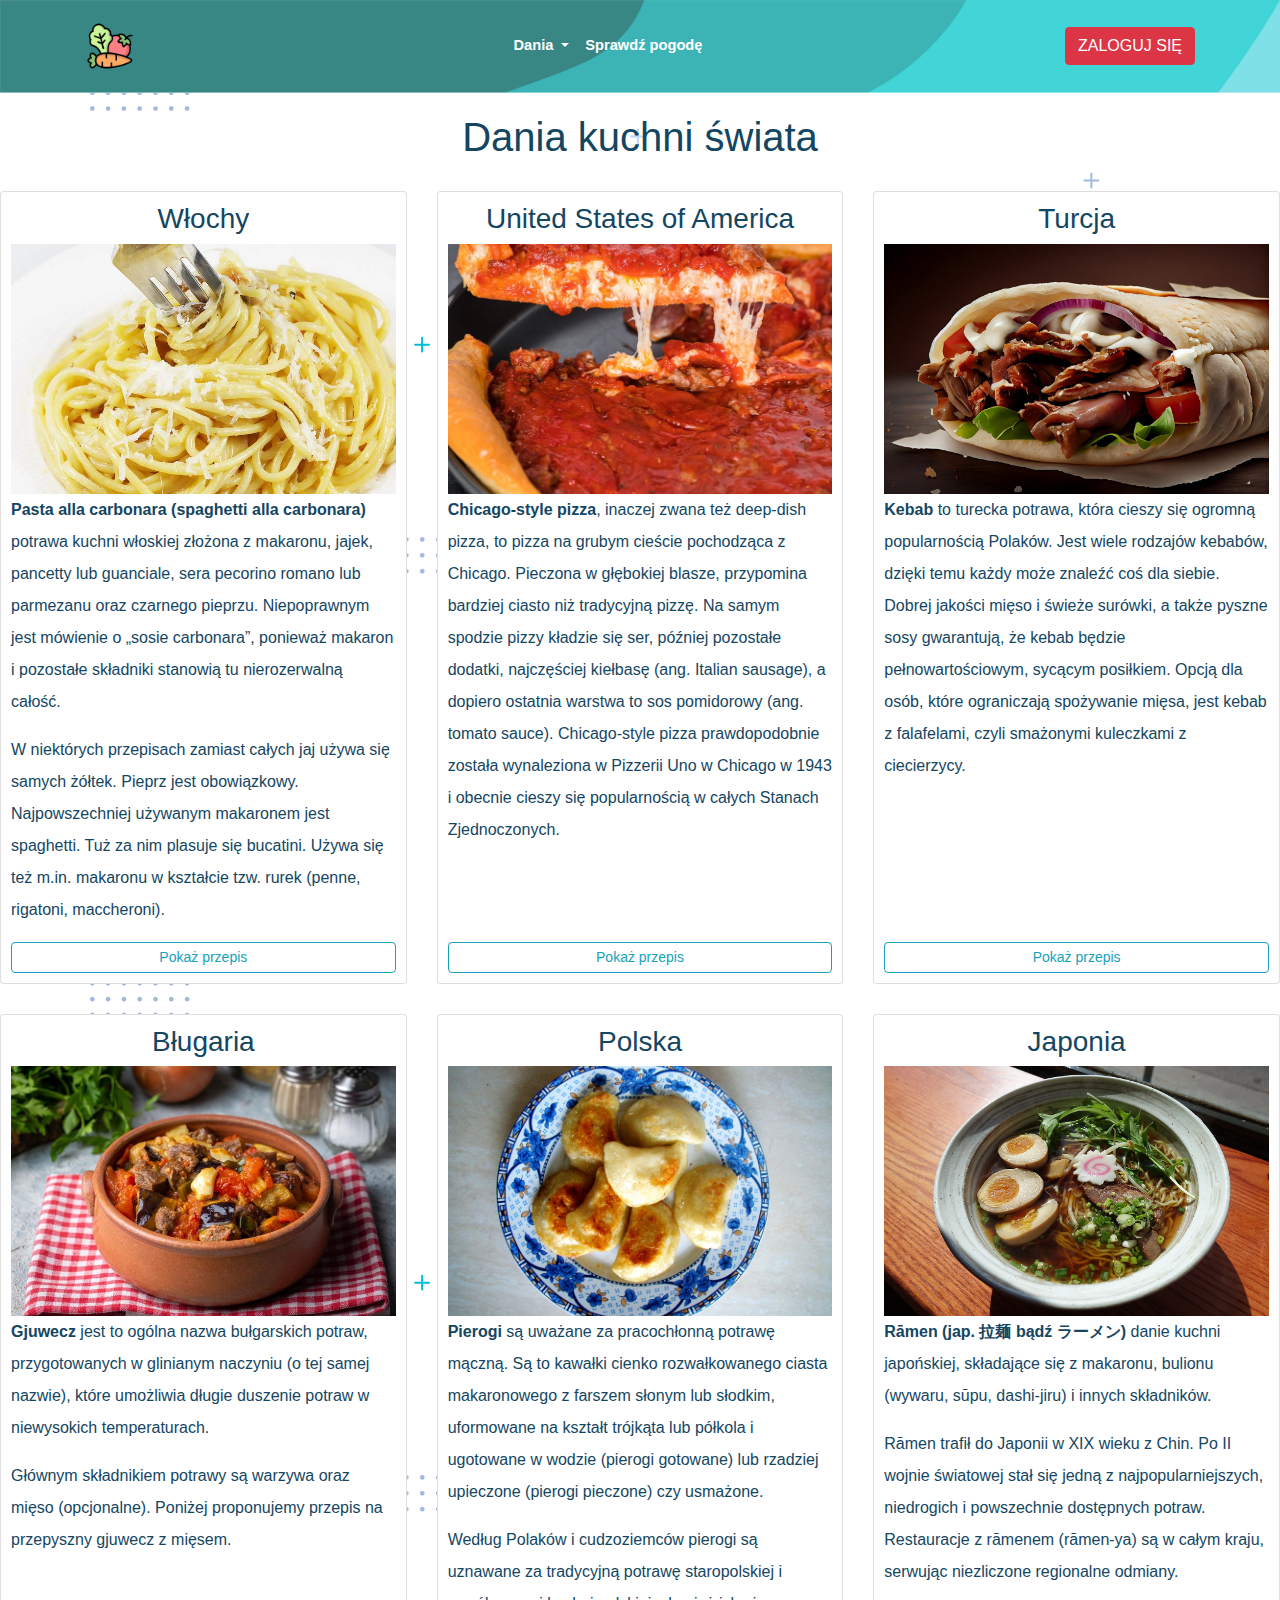
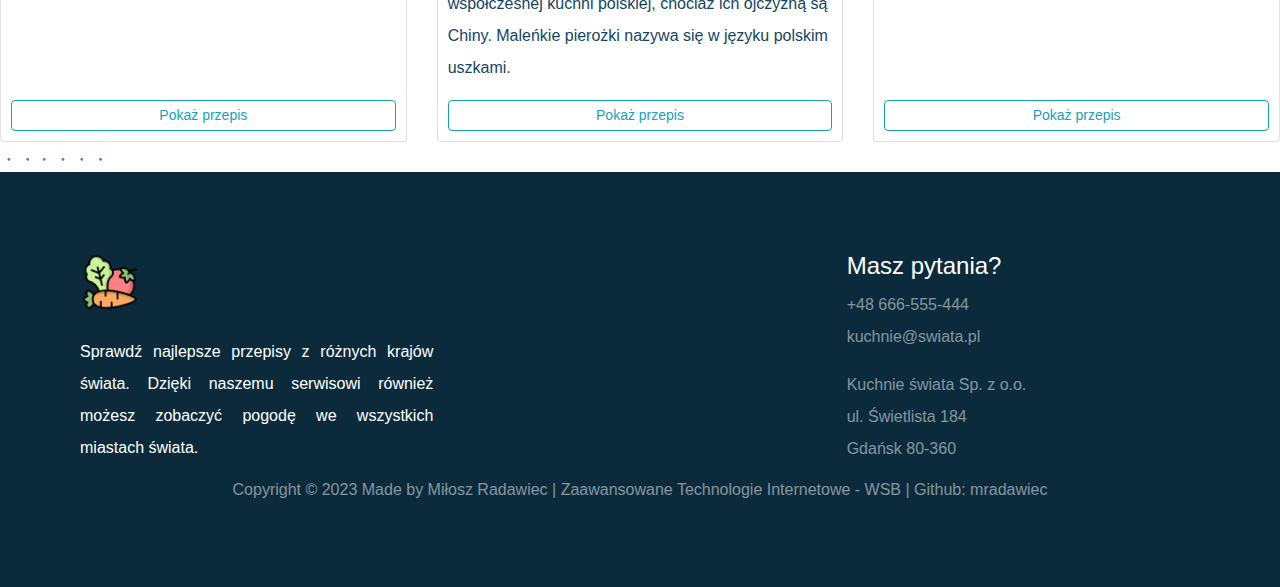
<file: index.html>
<!DOCTYPE html>
<html lang="pl">

<head>
    <meta charset="UTF-8">
    <meta http-equiv="X-UA-Compatible" content="IE=edge">
    <meta name="viewport" content="width=device-width, initial-scale=1.0">
    <link rel="preconnect" href="https://fonts.googleapis.com">
    <link rel="preconnect" href="https://fonts.gstatic.com" crossorigin>
    <link href="https://fonts.googleapis.com/css2?family=Roboto:wght@100&display=swap" rel="stylesheet">
    <title>Kuchnia marzeń</title>
    <link rel="manifest" href="manifest.json">
    <meta name="theme-color" content="#359b29">
    <link rel="stylesheet" href="style.css">
    <link rel="stylesheet" href="bootstrapp.min.css">
    <link rel="icon" type="image/x-icon" href="./img/ikona.ico">
    <link rel="preconnect" href="https://fonts.googleapis.com">
    <link rel="preconnect" href="https://fonts.gstatic.com" crossorigin>
    <link href="https://fonts.googleapis.com/css2?family=Roboto:wght@100&display=swap" rel="stylesheet">
    <script src="https://code.jquery.com/jquery-3.6.4.min.js"></script>
    <script src="https://code.jquery.com/jquery-3.6.0.min.js"></script>
    <script src="logowanie.js"></script>
    <script src="https://stackpath.bootstrapcdn.com/bootstrap/4.4.1/js/bootstrap.min.js"
        integrity="sha384-wfSDF2E50Y2D1uUdj0O3uMBJnjuUD4Ih7YwaYd1iqfktj0Uod8GCExl3Og8ifwB6"
        crossorigin="anonymous"></script>
    <script src="sw.js"></script>
</head>

<body>
    <div id="loggedInUser" style="display: none;"></div>

    <header>
        <nav class="navbar navbar-dark lighten-4  navbar-expand-lg">
            <div class="container position-relative">
                <a class="navbar-brand" href="./index.html"><img src="./img/diet.png" class="d-inline-block logo"
                        style="height:50px; width:50px" alt="logo"></a>
                <button class="navbar-toggler first-button collapsed" type="button" data-toggle="collapse"
                    data-target="#navbarSupportedContent20" aria-controls="navbarSupportedContent20"
                    aria-expanded="false" aria-label="Toggle navigation">
                    <div class="animated-icon1"><span></span><span></span><span></span></div>
                </button>
                <div class="navbar-collapse collapse" id="navbarSupportedContent20" style="">
                    <ul class="navbar-nav" style="margin:0 auto">
                        <li class="nav-item dropdown active">
                            <a class="nav-link dropdown-toggle font-weight-bold ml-auto" href="#" id="navbarDropdown1"
                                role="button" data-toggle="dropdown" aria-haspopup="true" aria-expanded="false">
                                Dania
                            </a>
                            <div class="dropdown-menu" aria-labelledby="navbarDropdown1">
                                <a class="dropdown-item" href="./index.html">Dania kuchni świata</a>
                                <div class="dropdown-divider"></div>
                            </div>
                        </li>
                        <li class="nav-item active">
                            <a class="nav-link ml-auto" href="../api/pogoda.html">Sprawdź pogodę</a>
                        </li>
                    </ul>
                    <div class="login">
                        <button type="button" id="loginButton" aria-expanded="false" aria-controls="collapseExample"
                            class="btn btn-danger" data-toggle="modal" data-target="#loginModal"> ZALOGUJ SIĘ <i
                                class="fas fa-level-down-alt"></i></button>
                        <a href="./index.html"><button id="hideLoggedInUserButton" class="btn btn-success"
                                aria-expanded="false" aria-controls="collapseExample"
                                style="display: none; float: right;">Wyloguj</button></a>
                    </div>
                </div>
                <div class="collapse modal-button-position" id="collapseExample">
                </div>
            </div>

        </nav>
    </header>
    <main>
        <section class="dishes" style="padding-top: 20px;">
            <h1 style="text-align: center; font-weight: lighter;">Dania kuchni świata</h1>
            <div class="container_1" style="max-width: 1440px;">
                <div class="row equal-height">
                    <div class="col-md-4">
                        <div class="card d-flex flex-column">
                            <h3>Włochy</h3>
                            <img src="./img/carbonara.jpg" alt="carbonara" class="img-fluid">
                            <p><b>Pasta alla carbonara (spaghetti alla carbonara)</b> potrawa kuchni włoskiej złożona z
                                makaronu, jajek, pancetty lub guanciale, sera pecorino romano lub parmezanu oraz
                                czarnego
                                pieprzu. Niepoprawnym jest mówienie o „sosie carbonara”,
                                ponieważ makaron i pozostałe składniki stanowią tu nierozerwalną całość.</p>
                            <p>W niektórych przepisach zamiast całych jaj używa się samych żółtek. Pieprz jest
                                obowiązkowy.
                                Najpowszechniej używanym makaronem jest spaghetti. Tuż za nim plasuje się bucatini.
                                Używa
                                się
                                też m.in. makaronu w kształcie tzw. rurek (penne, rigatoni, maccheroni).</p>
                            <button class="btn btn-outline-info rounded float-right btn-sm mt-auto" data-toggle="modal"
                                data-target="#myModal1">Pokaż
                                przepis</button>
                        </div>
                    </div>
                    <div class="col-md-4">
                        <div class="card d-flex flex-column">
                            <h3>United States of America</h3>
                            <img src="./img/pizza.jpg" alt="Chicago style pizza" class="img-fluid">
                            <p><b>Chicago-style pizza</b>, inaczej zwana też deep-dish pizza, to pizza na grubym cieście
                                pochodząca z Chicago. Pieczona w głębokiej blasze, przypomina bardziej ciasto niż
                                tradycyjną
                                pizzę. Na samym spodzie pizzy kładzie się ser, później
                                pozostałe dodatki, najczęściej kiełbasę (ang. Italian sausage), a dopiero ostatnia
                                warstwa
                                to
                                sos pomidorowy (ang. tomato sauce). Chicago-style pizza prawdopodobnie została
                                wynaleziona w
                                Pizzerii Uno w Chicago w 1943 i obecnie
                                cieszy się popularnością w całych Stanach Zjednoczonych.</p>
                            <button class="btn btn-outline-info rounded float-right btn-sm mt-auto" data-toggle="modal"
                                data-target="#myModal2">Pokaż
                                przepis</button>
                        </div>
                    </div>
                    <div class="col-md-4">
                        <div class="card d-flex flex-column">
                            <h3>Turcja</h3>
                            <img src="./img/kebab.jpg " alt="Kebab pita" class="img-fluid">
                            <p><b>Kebab</b> to turecka potrawa, która cieszy się ogromną popularnością
                                Polaków.
                                Jest wiele rodzajów kebabów, dzięki temu każdy może znaleźć coś dla siebie. Dobrej
                                jakości
                                mięso
                                i świeże surówki, a także pyszne sosy
                                gwarantują, że kebab będzie pełnowartościowym, sycącym posiłkiem. Opcją dla osób, które
                                ograniczają spożywanie mięsa, jest kebab z falafelami, czyli smażonymi kuleczkami z
                                ciecierzycy.
                            </p>
                            <button class="btn btn-outline-info rounded float-right btn-sm mt-auto" data-toggle="modal"
                                data-target="#myModal3">Pokaż
                                przepis</button>
                        </div>
                    </div>
                </div>
            </div>
        </section>
        <section class="dishes">
            <div class="container_1" style="max-width: 1440px;">
                <div class="row equal-height">
                    <div class="col-md-4">
                        <div class="card d-flex flex-column">
                            <h3>Bługaria</h3>
                            <img src="./img/gjuwecz.jpg" alt="Gjuwecz" class="img-fluid">
                            <p>
                                <b>Gjuwecz</b> jest to ogólna nazwa bułgarskich potraw, przygotowanych w glinianym
                                naczyniu
                                (o tej samej nazwie), które umożliwia długie duszenie potraw w niewysokich
                                temperaturach.
                            </p>
                            <p>Głównym składnikiem potrawy są warzywa oraz mięso (opcjonalne). Poniżej proponujemy
                                przepis
                                na przepyszny gjuwecz z mięsem.</p>
                            <button class="btn btn-outline-info rounded float-right btn-sm mt-auto" data-toggle="modal"
                                data-target="#myModal4">Pokaż
                                przepis</button>
                        </div>
                    </div>
                    <div class="col-md-4">
                        <div class="card d-flex flex-column">
                            <h3>Polska</h3>
                            <img src="./img/pierogi.jpeg" alt="Pierogi" class="img-fluid">
                            <p>
                                <b>Pierogi</b> są uważane za pracochłonną potrawę mączną. Są to kawałki cienko
                                rozwałkowanego ciasta makaronowego z farszem słonym lub słodkim, uformowane na kształt
                                trójkąta lub półkola i ugotowane w wodzie (pierogi gotowane) lub rzadziej upieczone
                                (pierogi pieczone) czy usmażone.
                            </p>
                            <p>Według Polaków i cudzoziemców pierogi są uznawane za tradycyjną potrawę staropolskiej i
                                współczesnej kuchni polskiej, chociaż ich ojczyzną są Chiny. Maleńkie pierożki nazywa
                                się w języku polskim uszkami.</p>
                            <button class="btn btn-outline-info rounded float-right btn-sm mt-auto" data-toggle="modal"
                                data-target="#myModal5">Pokaż
                                przepis</button>
                        </div>
                    </div>
                    <div class="col-md-4">
                        <div class="card d-flex flex-column">
                            <h3>Japonia</h3>
                            <img src="./img/ramen.jpg" alt="Ramen" class="img-fluid">
                            <p><b>Rāmen (jap. 拉麺 bądź ラーメン)</b> danie kuchni japońskiej, składające się z makaronu,
                                bulionu (wywaru, sūpu, dashi-jiru) i innych składników.</p>
                            <p>Rāmen trafił do Japonii w XIX wieku z Chin. Po II wojnie światowej stał się jedną z
                                najpopularniejszych, niedrogich i powszechnie dostępnych potraw. Restauracje z rāmenem
                                (rāmen-ya) są w całym kraju, serwując niezliczone regionalne odmiany.</p>
                            <button class="btn btn-outline-info rounded float-right btn-sm mt-auto" data-toggle="modal"
                                data-target="#myModal6">Pokaż
                                przepis</button>
                        </div>
                    </div>
                </div>
            </div>
        </section>
        <div class="modal fade" id="myModal1" tabindex="-1" role="dialog" aria-labelledby="modalLabel1"
            aria-hidden="true">
            <div class="modal-dialog" role="document">
                <div class="modal-content">
                    <div class="modal-header">
                        <h5 class="modal-title" id="modalLabel1">Składniki i przepis</h5>
                        <button type="button" class="close" data-dismiss="modal" aria-label="Zamknij">
                            <span aria-hidden="true">&times;</span>
                        </button>
                    </div>
                    <div class="modal-body">
                        <p><b>Składniki na ok. 3 porcje:</b></p>
                        <ul>
                            <li>200 g makaronu spaghetti</li>
                            <li>100 g boczku</li>
                            <li>2 jajka</li>
                            <li>100 g słodkiej, płynnej śmietanki 30%</li>
                            <li>30 g startego sera Pecorino (Parmezanu lub Grana Padano) + trochę do posypania</li>
                            <li>sól, czarny pieprz świeżo zmielony</li>
                            <li>posiekana natka pietruszki (opcjonalnie)</li>
                        </ul>
                        <p><b>Sposób przygotowania:</b></p>
                        <ol type="1">
                            <li>Makaron ugotować w osolonej wodzie, według przepisu na opakowaniu. Odcedzić. Nie
                                przelewać
                                wodą!</li>
                            <li>Boczek pokroić w drobną kostkę. Podsmażyć na patelni na niskiej mocy palnika, aż się
                                lekko
                                zarumieni. (Jeśli boczek jest bardzo chudy, dodać łyżkę oleju).</li>
                            <li>Śmietankę, jajka, ser, szczyptę soli i dość dużą ilość pieprzu przełożyć do miski
                                (najlepiej
                                wysokiej i wąskiej) i zmiksować blenderem.</li>
                            <li>Ugotowany makaron dodać do gorącego boczku. Przesmażyć, mieszając przez ok. 1 minutę.
                                Patelnię ściągnąć z palnika, dodać masę jajeczną i wymieszać. Można dodać też posiekaną
                                natkę pietruszki. Mieszać przez chwilę, aż wszystkie składniki dobrze się połączą, a sos
                                lekko zgęstnieje. (Lepiej nie mieszać na palniku, żeby nie zrobiła się jajecznica!).
                            </li>
                            <li>Wyłożyć na talerze i posypać resztą startego sera.</li>
                        </ol>
                    </div>
                    <div class="modal-footer">
                        <button type="button" class="btn btn-secondary" data-dismiss="modal">Zamknij</button>
                    </div>
                </div>
            </div>
        </div>


        <div class="modal fade" id="myModal2" tabindex="-1" role="dialog" aria-labelledby="modalLabel2"
            aria-hidden="true">
            <div class="modal-dialog" role="document">
                <div class="modal-content">
                    <div class="modal-header">
                        <h5 class="modal-title" id="modalLabel2">Składniki i przepis</h5>
                        <button type="button" class="close" data-dismiss="modal" aria-label="Zamknij">
                            <span aria-hidden="true">&times;</span>
                        </button>
                    </div>
                    <div class="modal-body">
                        <p><b>Składniki na 1 pizzę</b></p>
                        <ul>
                            <li>500 G POMIDORÓW PELATI</li>
                            <li>1 CEBULA</li>
                            <li>2 ZĄBKI CZOSNKU</li>
                            <li>2 ŁYŻKI OLEJU ROŚLINNEGO</li>
                            <li>1 ŁYŻECZKA SUSZONEGO OREGANO</li>
                            <li>1 ŁYŻECZKA SUSZONEJ BAZYLII</li>
                            <li>150 G SERA MOZZARELLA W PLASTRACH</li>
                            <li>150 G TARTEGO SERA MOZZARELLA</li>
                            <li>1 CZUBATA ŁYŻKA PARMEZANU</li>
                            <li>3-5 PIECZAREK</li>
                            <li>4-6 PLASTRÓW GOTOWANEJ SZYNKI</li>
                            <li>6-8 CZARNYCH OLIWEK</li>
                            <li>2 MIĘSISTE POMIDORY LUB 150 G POMIDORKÓW KOKTAJLOWYCH</li>
                            <li>ORAZ TORTOWNICA LUB OKRĄGŁA FORMA DO CIASTA O WYSOKICH ŚCIANKACH</li>
                        </ul>
                        <p><b>Sposób przygotowania</b></p>
                        <ol type="1">
                            <li>Porcję ciasta rozwałkować i wylepić nim posmarowaną olejem tortownicę tak, aby powstały
                                wysokie ścianki.</li>
                            <li>Przygotować sos: Cebulę i czosnek drobno posiekać, zeszklić na oleju.</li>
                            <li>Do cebuli dodać pomidory, przyprawić oregano i bazylią, solą i pieprzem. Doprowadzić do
                                wrzenia, a następnie gotować jeszcze 10 minut.</li>
                            <li>Pieczarki i oliwki pokroić na plasterki, szynkę na kawałki, pomidory na dość grube
                                plastry. Jeśli używacie pomidorków koktajlowych to przekroić każdy na pół.</li>
                            <li>Na dnie ciasta położyć mozzarellę pokrojoną na plastry. </li>
                            <li>Na serze ułożyć pieczarki, szynkę i oliwki. Posypać tartym serem. Na wierzchu ułożyć
                                plastry pomidorów.</li>
                            <li>Całość zalać sosem pomidorowym.</li>
                            <li>Wstawić do piekarnika nagrzanego do 220°C z włączonym grzaniem góra-dół i piec 25 minut
                                na dolnej półce.</li>
                            <li>Gotową pizzę posypać parmezanem i podawać od razu, póki ser jest półpłynny. </li>
                        </ol>
                    </div>
                    <div class="modal-footer">
                        <button type="button" class="btn btn-secondary" data-dismiss="modal">Zamknij</button>
                    </div>
                </div>
            </div>
        </div>

        <div class="modal fade" id="myModal3" tabindex="-1" role="dialog" aria-labelledby="modalLabel3"
            aria-hidden="true">
            <div class="modal-dialog" role="document">
                <div class="modal-content">
                    <div class="modal-header">
                        <h5 class="modal-title" id="modalLabel3">Składniki i przepis</h5>
                        <button type="button" class="close" data-dismiss="modal" aria-label="Zamknij">
                            <span aria-hidden="true">&times;</span>
                        </button>
                    </div>
                    <div class="modal-body">
                        <p><b>Składniki na 4 kebaby</b></p>
                        <ul>
                            <li>3 piersi z kurczaka</li>
                            <li>1 opakowanie Fix Kebab</li>
                            <li>2 łyżki jogurtu naturalnego</li>
                            <li>1 szklanka białej kapusty poszatkowanej</li>
                            <li>1 szklanka czerwonej kapusty poszatkowanej</li>
                            <li>1 sztuka cebuli białej</li>
                            <li>1 pomidor</li>
                            <li>4 sztuki placka tortilli</li>
                            <li>1 łyżeczka chilli mielonego</li>
                            <li>50 ml oleju</li>
                            <li>4 łyżki ketchupu</li>
                            <li>2 łyżki majonezu</li>
                        </ul>
                        <p><b>Sposób przygotowania</b></p>
                        <ol type="1">
                            <li>Zawartość Fix Kebab z sosem czosnkowym Knorr wymieszaj z ketchupem, majonezem i
                                jogurtem. Jeśli chcesz, aby kebab był zdecydowanie ostrzejszy – dodaj również chilli.
                            </li>
                            <li>Zawartość fixu z opakowania (marynata) wymieszaj z 3 łyżkami oliwy. Piersi z kurczaka
                                opłucz, osusz i pokrój w cienkie paski. Tak przygotowane mięso wymieszaj z gotową
                                marynatą i odstaw na 15 minut do lodówki.</li>
                            <li>Na rozgrzanej patelni usmaż zamarynowane mięso kurczaka. Pomidory umyj, pozbądź się
                                szypułek i pokrój w półksiężyce. Cebulę obierz i pokrój w piórka. W dużej misce
                                spożywczej połącz oba rodzaje poszatkowanej kapusty i pokrojoną cebulę, a następnie
                                dodaj przygotowany wcześniej sos i wymieszaj ręką dokładnie wszystkie składniki.</li>
                            <li>Na stole, kuchennym blacie lub stolnicy rozłóż placki tortilli – na każdy z nich wyłóż
                                wymieszaną z sosem kapustę, usmażonego kurczaka oraz pokrojonego w półksiężyce pomidora.
                                Całość zroluj dość mocno, podwijając do środka boki tortilli, aby farsz nie wydostawał
                                się na zewnątrz.</li>
                            <li>Tak przygotowane kebaby ułóż na wyłożonej pergaminem blasze i zapiecz w rozgrzanym do
                                180°C piekarniku przez 5-8 minut. Jeszcze lepszy efekt uzyskasz, zapiekając kebaby na
                                elektrycznym grillu, jeśli taki posiadasz.</li>
                        </ol>
                    </div>
                    <div class="modal-footer">
                        <button type="button" class="btn btn-secondary" data-dismiss="modal">Zamknij</button>
                    </div>
                </div>
            </div>
        </div>

        <div class="modal fade" id="myModal4" tabindex="-1" role="dialog" aria-labelledby="modalLabel5"
            aria-hidden="true">
            <div class="modal-dialog" role="document">
                <div class="modal-content">
                    <div class="modal-header">
                        <h5 class="modal-title" id="modalLabel4">Składniki i przepis</h5>
                        <button type="button" class="close" data-dismiss="modal" aria-label="Zamknij">
                            <span aria-hidden="true">&times;</span>
                        </button>
                    </div>
                    <div class="modal-body">
                        <p><b>Składniki na 4 porcje</b></p>
                        <ul>
                            <li>500 G MIĘSA Z ŁOPATKI WIEPRZOWEJ</li>
                            <li>1 CEBULA</li>
                            <li>300 G POMIDORÓW (LUB PUSZKA POMIDORÓW)</li>
                            <li>300 G ZIELONEJ PAPRYKI</li>
                            <li>1 BAKŁAŻAN</li>
                            <li>3-4 ZIEMNIAKI</li>
                            <li>2 GARŚCIE FASOLI SZPARAGOWEJ</li>
                            <li>1 SZKLANKA BULIONU WARZYWNEGO</li>
                            <li>OLEJ DO SMAŻENIA</li>
                            <li>2 ŁYŻKI NATKI PIETRUSZKI
                            </li>
                            <li>PIEPRZ, SŁODKA LUB OSTRA PAPRYKA</li>
                        </ul>
                        <p><b>Sposób przygotowania</b></p>
                        <ol type="1">
                            <li>Mięso pokrój w kostkę i podsmaż na rozgrzanym oleju, a następnie wyjmij.</li>
                            <li>Cebulę pokrój, zeszklij na oleju. Pomidory sparz, obierz ze skórki, pokrój w kostkę,
                                dodaj do cebuli.</li>
                            <li>Następnie dodaj mięso i zalej wszystko szklanką bulionu. Duś do momentu, aż mięso będzie
                                prawie miękkie. Przełóż do naczynia żaroodpornego.</li>
                            <li>Bakłażana pokrój w plasterki, posyp solą i odstaw, aby wyciekł z niego sok. Następnie
                                przepłucz go wodą.</li>
                            <li>Do mięsa dodaj pokrojone w plasterki ziemniaki, bakłażana, paprykę i pociętą fasolkę.
                                Przypraw papryką. Zalej wszystko tłuszczem ze smażenia mięsa. </li>
                            <li>Następnie całość wstaw do rozgrzanego do 180°C piekarnika na 40 minut. Podawaj posypany
                                natką pietruszki z chlebem pita lub bułeczką.</li>
                        </ol>
                    </div>
                    <div class="modal-footer">
                        <button type="button" class="btn btn-secondary" data-dismiss="modal">Zamknij</button>
                    </div>
                </div>
            </div>
        </div>

        <div class="modal fade" id="myModal5" tabindex="-1" role="dialog" aria-labelledby="modalLabel5"
            aria-hidden="true">
            <div class="modal-dialog" role="document">
                <div class="modal-content">
                    <div class="modal-header">
                        <h5 class="modal-title" id="modalLabel4">Składniki i przepis</h5>
                        <button type="button" class="close" data-dismiss="modal" aria-label="Zamknij">
                            <span aria-hidden="true">&times;</span>
                        </button>
                    </div>
                    <div class="modal-body">
                        <p><b>Liczba porcji: 60</b></p>
                        <p><b>Składniki na ciasto</b></p>
                        <ul>
                            <li>500 g mąki pszennej np. typ 500</li>
                            <li>szklanka gorącej wody - 250 ml</li>
                            <li>4 łyżki oleju - 50 ml</li>
                            <li>pół łyżeczki soli</li>
                        </ul>
                        <p><b>Składniki na farsz</b></p>
                        <ul>
                            <li>300 g twarogu półtłustego</li>
                            <li>duża cebula - 300 g</li>
                            <li>500 g ugotowanych ziemniaków</li>
                            <li>2 łyżki masła klarowanego</li>
                            <li>po pół płaskiej łyżeczki soli i pieprzu</li>
                        </ul>
                        <p><b>Sposób przygotowania</b></p>
                        <ol type="1">
                            <li>Obierz około 650-700 gramów ziemniaków i ugotuj do miękkości w osolonej wodzie. Odlej
                                wodę, dokładnie osusz i zmiel ziemniaki lub ubij tłuczkiem na puree. Powinno Ci wyjść
                                nie więcej niż 500 gramów masy ziemniaczanej. Puree odstaw do przestudzenia. Do miski ze
                                zmielonymi ziemniakami dodaj też po pół płaskiej łyżeczki soli i pieprzu.</li>
                            <li>Dużą cebulę obierz i poszatkuj. Możesz też użyć kilku mniejszych sztuk o łącznej wadze
                                około 300 gramów. Na nagrzaną patelnię dodaj dwie łyżki masła klarowanego. Dodaj
                                poszatkowaną cebulę i podsmażaj na średniej mocy palnika przez około 10 minut. Masło
                                możesz zastąpić delikatną oliwą lub innym ulubionym olejem do smażenia. </li>
                            <li>Do farszu potrzebujesz 300 gramów twarogu. Możesz użyć twaróg półtłusty lub tłusty w
                                kostce, typu krajanka (w bloczkach) lub też w "trójkącie" pakowany w papier. Twaróg
                                można zmielić w maszynce lub też przepuścić przez ręczną praskę. Do farszu na pierogi
                                ruskie nie używam twarogu mielonego sernikowego w wiaderku, ponieważ nawet te bardzo
                                dobrej jakości twarogi mielone nie są tak zwarte, jak te sprzedawane w kostce. </li>
                            <li>Masę ziemniaczaną, zmielony twaróg, zeszkloną z masłem cebulę oraz sól i pieprz
                                wymieszaj razem w jednej misce. Farsz na pierogi ruskie jest już gotowy.</li>
                            <li>Przygotuj ciasto na ruskie pierogi. Do szerokiej miski przesiej mąkę. Pół kilograma
                                mąki, to połowa standardowego opakowania o wadze jednego kilograma. Dodaj pół łyżeczki
                                soli oraz cztery łyżki oleju np. rzepakowego. Olej z pestek winogron oraz inne oleje o
                                delikatnym smaku również się sprawdzą. Wlej szklankę gorącej, przegotowanej wody i
                                zamieszaj ciasto łyżką a następnie zacznij je wyrabiać. </li>
                            <li>Gotową kulę ciasta zawiń w folię i odłóż na 30 minut. Ciasto po leżakowaniu nie będzie
                                się kurczyć podczas wałkowania.</li>
                            <li>Po tym czasie ciasto odwiń z folii i podziel na 3 części. Dwa kawałki odłóż na bok i
                                przykryj bawełnianą ściereczką, by ciasto nie obsychało.</li>
                            <li>Jeden kawałek rozwałkuj cienko na stolnicy lub na blacie lekko oprószonym mąką. Przy
                                pomocy wykrawaczki o średnicy około 8 cm wycinaj okrągłe placki pod pierogi. Na środek
                                placka nakładaj farsz na pierogi ruskie. Daję zawsze sporo farszu. Kulkę farszu lekko
                                spłaszczam na kształt wałeczka, by idealnie wypełnić wnętrze pieroga. Pierogi składaj na
                                pół i sklejaj boki. Po sklejeniu łączenia polecam wykonać dodatkowo falbankę. </li>
                            <li>Pierogi układaj obok siebie na stolnicy. Aby oczekujące na gotowanie pierogi nie schły,
                                przykryj je lekko wilgotną bawełnianą ściereczką.</li>
                            <li>Każdą serię umieszczaj w garnku z osoloną, gotującą się wodą. Woda nie powinna mocno
                                bulgonić. Pierogi wyławiaj po około 3-4 minutach od ich wypłynięcia na powierzchnię W
                                ten sposób ugotuj wszystkie pierogi. Wyszło mi około 60 pierogów. </li>
                            <li>Gotowe pierogi ruskie polałam masłem klarowanym z zeszkloną cebulą. Taką okrasę
                                szykujesz identycznie, jak cebulkę na maśle, którą wykorzystujesz do zrobienia farszu na
                                ruskie. </li>
                        </ol>
                    </div>
                    <div class="modal-footer">
                        <button type="button" class="btn btn-secondary" data-dismiss="modal">Zamknij</button>
                    </div>
                </div>
            </div>
        </div>

        <div class="modal fade" id="myModal6" tabindex="-1" role="dialog" aria-labelledby="modalLabel6"
            aria-hidden="true">
            <div class="modal-dialog" role="document">
                <div class="modal-content">
                    <div class="modal-header">
                        <h5 class="modal-title" id="modalLabel6">Składniki i przepis</h5>
                        <button type="button" class="close" data-dismiss="modal" aria-label="Zamknij">
                            <span aria-hidden="true">&times;</span>
                        </button>
                    </div>
                    <div class="modal-body">
                        <p><b>Składniki na bulion</b></p>
                        <ul>
                            <li>1 kg kości wieprzowych</li>
                            <li>1 kg kości drobiowych (np. korpus kurczaka, indyka)</li>
                            <li>4 cebulki szalotki</li>
                            <li>10 cm korzenia imbiru</li>
                            <li>pół główki czosnku</li>
                            <li>2 marchewki</li>
                            <li>wodorosty/algi konbu - płat o wymiarach ok. 7 x 20 cm</li>
                            <li>ok. 80 - 100 ml japońskiego sosu sojowego (shoyu)</li>
                            <li>80 ml sake (wino ryżowe)</li>
                        </ul>
                        <p><b>Składniki do dodatków</b></p>
                        <ul>
                            <li>wolno gotowana wieprzowina</li>
                            <li>30 g suszonych grzybów shitake</li>
                            <li>500 g świeżego makaronu ramen lub 220 g suszonego</li>
                            <li>dymka lub szczypiorek</li>
                            <li>6 jajek</li>
                            <li>przyprawa shichimi togarashi</li>
                            <li>prasowane glony (sushi nori)</li>
                        </ul>
                        <p><b>Sposób przygotowania: Bulion</b></p>
                        <ol type="1">
                            <li>Do dużego garnka włożyć kości wieprzowe i drobiowe. Całkowicie zalać je zimną wodą.
                                Doprowadzić do wrzenia na dużym ogniu, następnie odcedzić, przepłukać zimną wodą i
                                ponownie włożyć je do pustego garnka.</li>
                            <li>Cebulki obrać z zewnętrznych łusek, umyć. Cebulki i czosnek rozgnieść dla uwolnienia
                                soku, dodać do garnka z mięsem. Dodać pokrojony na plastry imbir oraz obraną i pokrojoną
                                na kilka części marchewkę. Dodać zgrubnie opłukany glon konbu i zalać całość zimną wodą
                                (około 2 litry, do przykrycia składników). </li>
                            <li>Zagotować na dużym ogniu, wyjąć konbu (nie będzie potrzebne), usunąć z wierzchu
                                szumowinę jeśli się pojawi. Ustawić garnek na minimalnym palniku, zmniejszyć ogień do
                                minimum. Gotować pod uchyloną pokrywą przez około 6 godzin.</li>
                            <li>Po przestudzeniu wyjąć kości i przecedzić bulion przez sito. Ostudzić i odstawić do
                                lodówki.</li>
                        </ol>
                        <p><b>Sposób przygotowania: Dodatki</b></p>
                        <ol type="1">
                            <li>Dzień wcześniej namoczyć grzyby shitake: zalać ciepłą wodą i odstawić do namoczenia.
                                Namoczone grzyby shitake pokroić i podsmażyć na oleju aż będą miękkie. Ugotować jajka (5
                                min. od zagotowania wody). Przygotować mięso wieprzowe.</li>
                        </ol>
                        <p><b>Sposób przygotowania: Ramen</b></p>
                        <ol type="1">
                            <li>Bulion przelać do garnka (wcześniej można zebrać część lub cały tłuszcz z wierzchu
                                zimnej zupy). Dodać sos sojowy (na razie połowę ilości) oraz sake, zagotować, spróbować
                                i w razie potrzeby dodawać stopniowo więcej sosu sojowego.</li>
                            <li>Do misek włożyć ugotowany makaron, wlać bulion, ułożyć grzyby shitake, plaster mięsa z
                                pieczeni, przepołowione ugotowane jajko, kawałek prasowanych glonów, posypać dymką lub
                                szczypiorkiem i doprawić przyprawą shichimi togarashi. </li>
                            <li>Można też dodać pak choi (pokrojony wzdłuż na szerokie paski i blanszowany), kiełki
                                fasoli i skropić olejem sezamowym chili. Im więcej składników, tym lepiej. Ramen to zupa
                                z dużą ilością makaronu i dodatków w porównaniu z samym bulionem.</li>
                        </ol>
                    </div>
                    <div class="modal-footer">
                        <button type="button" class="btn btn-secondary" data-dismiss="modal">Zamknij</button>
                    </div>
                </div>
            </div>
        </div>
        <div class="modal fade" id="loginModal" tabindex="-1" role="dialog" aria-labelledby="loginModalLabel"
            aria-hidden="true">
            <div class="modal-dialog" role="document">
                <div class="modal-content">
                    <div class="modal-header">
                        <h5 class="modal-title" id="loginModalLabel">Logowanie</h5>
                        <button type="button" class="close" data-dismiss="modal" aria-label="Close">
                            <span aria-hidden="true">&times;</span>
                        </button>
                    </div>
                    <div class="modal-body">
                        <form>
                            <div class="form-group">
                                <label for="loginInput">Login</label>
                                <input type="text" class="form-control" id="loginInput" placeholder="Wprowadź login">
                            </div>
                            <div class="form-group">
                                <label for="passwordInput">Hasło</label>
                                <input type="password" class="form-control" id="passwordInput"
                                    placeholder="Wprowadź hasło">
                            </div>
                        </form>
                    </div>
                    <div class="modal-footer">
                        <a href="./rejestracja/rejestracja.html" class="btn btn-success">Zarejestruj się</button></a>
                        <button type="button" class="btn btn-primary" id="loginSubmitButton">Zaloguj</button>
                        <button type="button" class="btn btn-secondary" data-dismiss="modal">Zamknij</button>
                    </div>
                </div>
            </div>
        </div>
    </main>
    <section class="footer">
        <div class="containter">
            <div class="row">
                <div class="col-md-4">
                    <img src="./img/diet.png" class="d-inline-block mb-3 logo" alt="logo"
                        style="width: 60px; height: 60px;">
                    <p class="mt-2 text-justify text-white">Sprawdź najlepsze przepisy z różnych krajów świata. Dzięki
                        naszemu serwisowi również możesz zobaczyć pogodę we wszystkich miastach świata.</p>
                </div>
                <div class="col-md-4"></div>
                <div class="col-md-4 ">
                    <h4 class="text-white">Masz pytania?</h4>
                    <span style="color: rgba(255, 255, 255, 0.5);"> +48
                        666-555-444</span><br>
                    <span style="color: rgba(255, 255, 255, 0.5);" id="">
                        kuchnie@swiata.pl</span>
                    <ul style="list-style: none; padding: 0; margin: 0;" class="mt-3">
                        <li>Kuchnie świata Sp. z o.o.</li>
                        <li>ul. Świetlista 184</li>
                        <li>Gdańsk 80-360</li>
                    </ul>
                </div>
            </div>
        </div>
        <div class="text-center col-md-12">
            <h6 style="color: rgba(255, 255, 255, 0.5);">Copyright © 2023 Made by Miłosz Radawiec | Zaawansowane
                Technologie Internetowe - WSB | Github: <a style="color: rgba(255, 255, 255, 0.5);"
                    href="https://github.com/mradawiec">mradawiec</a></h6>
        </div>
    </section>
    <script>
        $(document).ready(function () {
            $("#hideLoggedInUserButton").click(function () {
                hideLoggedInUser();
            });
        });
    </script>
</body>

</html>
</file>
<file: style.css>
* {
    margin: 0;
    padding: 0;
    box-sizing: border-box;
}

div {
    display: block;
}

body {
    line-height: 1.5;
    background-image: url('./img/bg.svg');
    background-color: #fff;
    color: #144662;
    scroll-behavior: smooth;
}

html {
    scroll-behavior: smooth;
    font-family: 'Montserrat', sans-serif;
}

header {
    background-image: url('./img/hedi.jpg');
    background-position: center;
    flex-direction: column;
    justify-content: space-between;
    align-items: center;
    background-size: cover;
    background-position: top;
    background-repeat: no-repeat;
}

footer {
    padding: 20px;
    background-color: darkblue;
    color: white;
    text-align: center;
}

.rounded {
    border-radius: 0.25rem !important;
}


element.style {
    display: block;
    padding-right: 17px;
}

.modal.fade .modal-dialog {
    transition: none;
}

*,
::after,
::before {
    box-sizing: border-box;
}

.modal {
    display: none;
    position: fixed;
    z-index: 1;
    left: 0;
    top: 0;
    width: 100%;
    height: 100%;
    overflow: auto;
    background-color: rgba(0, 0, 0, 0.5);
}

.modal-content {
    background-color: #fff;
    margin: 10% auto;
    padding: 20px;
    border: 1px solid #888;
    width: 80%;
    max-width: 600px;
}

.close-button {
    color: #888;
    float: right;
    font-size: 28px;
    font-weight: bold;
}

.img {
    vertical-align: middle;
}

.row {
    display: flex;
    flex-wrap: wrap;
    margin-left: -15px;
    margin-right: -15px;
}

.container_1 {
    width: 100%;
    margin-left: auto;
    margin-right: auto;
    margin-top: 30px;
    margin-bottom: 30px;
}

.row.equal-height {
    display: flex;
    flex-wrap: wrap;
}

.row.equal-height .col-md-4 {
    display: flex;
}

.row.equal-height .col-md-4>div {
    flex-grow: 1;
}

.card {
    padding: 10px;
}

h1 {
    font-family: 'Roboto Thin', Arial, sans-serif;
    font-weight: 400;
}

.error {
    color: red;
}

h3 {
    text-align: center;
    font-weight: bold;
}

.temp {
    color: #888;
    font-size: small;
    line-height: 1.5;
}

.temperatura {
    font-family: 'Segoe UI', Tahoma, Geneva, Verdana, sans-serif;
    font-size: 100;
}

.weather-button {
    display: inline-block;
    background-color: #2980b9;
    color: #fff;
    padding: 8px 16px;
    font-size: 14px;
    font-weight: bold;
    text-transform: uppercase;
    border: none;
    border-radius: 20px;
    cursor: pointer;
    transition: background-color 0.3s ease;
}

.weather-button span {
    display: block;
}

.weather-button span:first-child {
    margin-bottom: 4px;
}

.weather-button:hover {
    background-color: #1f77ab;
}

table {
    border-collapse: collapse;
}

table,
th,
td {
    padding: 10px;
}

.app_bottom table tr:nth-child(even) {
    background-color: #f2f2f2;
}

.app_bottom table tr:hover {
    background-color: #ddd;
}

.app_bottom table th {
    background-color: #000;
    color: #fff;
}

.wrapper {
    display: flex;
    justify-content: center;
    align-items: center;

}
</file>
<file: bootstrapp.min.css>
:root {
    --blue: #007bff;
    --indigo: #6610f2;
    --purple: #6f42c1;
    --pink: #e83e8c;
    --red: #dc3545;
    --orange: #fd7e14;
    --yellow: #ffc107;
    --green: #28a745;
    --teal: #20c997;
    --cyan: #17a2b8;
    --white: #fff;
    --gray: #6c757d;
    --gray-dark: #343a40;
    --primary: #007bff;
    --secondary: #6c757d;
    --success: #28a745;
    --info: #17a2b8;
    --warning: #ffc107;
    --danger: #dc3545;
    --light: #f8f9fa;
    --dark: #343a40;
    --breakpoint-xs: 0;
    --breakpoint-sm: 576px;
    --breakpoint-md: 768px;
    --breakpoint-lg: 992px;
    --breakpoint-xl: 1200px;
    --font-family-sans-serif: -apple-system, BlinkMacSystemFont, "Segoe UI", Roboto, "Helvetica Neue", Arial, "Noto Sans", sans-serif, "Apple Color Emoji", "Segoe UI Emoji", "Segoe UI Symbol", "Noto Color Emoji";
    --font-family-monospace: SFMono-Regular, Menlo, Monaco, Consolas, "Liberation Mono", "Courier New", monospace
}

*,
::after,
::before {
    box-sizing: border-box
}

html {
    font-family: sans-serif;
    line-height: 1.15;
    -webkit-text-size-adjust: 100%;
    -webkit-tap-highlight-color: transparent
}

article,
aside,
figcaption,
figure,
footer,
header,
hgroup,
main,
nav,
section {
    display: block
}

body {
    margin: 0;
    font-family: -apple-system, BlinkMacSystemFont, "Segoe UI", Roboto, "Helvetica Neue", Arial, "Noto Sans", sans-serif, "Apple Color Emoji", "Segoe UI Emoji", "Segoe UI Symbol", "Noto Color Emoji";
    font-size: 1rem;
    font-weight: 400;
    line-height: 1.5;
    color: #212529;
    text-align: left;
    background-color: #fff
}

[tabindex="-1"]:focus:not(:focus-visible) {
    outline: 0 !important
}

hr {
    box-sizing: content-box;
    height: 0;
    overflow: visible
}

h1,
h2,
h3,
h4,
h5,
h6 {
    margin-top: 0;
    margin-bottom: .5rem
}

p {
    margin-top: 0;
    margin-bottom: 1rem
}

abbr[data-original-title],
abbr[title] {
    text-decoration: underline;
    -webkit-text-decoration: underline dotted;
    text-decoration: underline dotted;
    cursor: help;
    border-bottom: 0;
    -webkit-text-decoration-skip-ink: none;
    text-decoration-skip-ink: none
}

address {
    margin-bottom: 1rem;
    font-style: normal;
    line-height: inherit
}

dl,
ol,
ul {
    margin-top: 0;
    margin-bottom: 1rem
}

ol ol,
ol ul,
ul ol,
ul ul {
    margin-bottom: 0
}

dt {
    font-weight: 700
}

dd {
    margin-bottom: .5rem;
    margin-left: 0
}

blockquote {
    margin: 0 0 1rem
}

b,
strong {
    font-weight: bolder
}

small {
    font-size: 80%
}

sub,
sup {
    position: relative;
    font-size: 75%;
    line-height: 0;
    vertical-align: baseline
}

sub {
    bottom: -.25em
}

sup {
    top: -.5em
}

a {
    color: #007bff;
    text-decoration: none;
    background-color: transparent
}

a:hover {
    color: #0056b3;
    text-decoration: underline
}

a:not([href]) {
    color: inherit;
    text-decoration: none
}

a:not([href]):hover {
    color: inherit;
    text-decoration: none
}

code,
kbd,
pre,
samp {
    font-family: SFMono-Regular, Menlo, Monaco, Consolas, "Liberation Mono", "Courier New", monospace;
    font-size: 1em
}

pre {
    margin-top: 0;
    margin-bottom: 1rem;
    overflow: auto
}

figure {
    margin: 0 0 1rem
}

img {
    vertical-align: middle;
    border-style: none
}

svg {
    overflow: hidden;
    vertical-align: middle
}

table {
    border-collapse: collapse
}

caption {
    padding-top: .75rem;
    padding-bottom: .75rem;
    color: #6c757d;
    text-align: left;
    caption-side: bottom
}

th {
    text-align: inherit
}

label {
    display: inline-block;
    margin-bottom: .5rem
}

button {
    border-radius: 0
}

button:focus {
    outline: 1px dotted;
    outline: 5px auto -webkit-focus-ring-color
}

button,
input,
optgroup,
select,
textarea {
    margin: 0;
    font-family: inherit;
    font-size: inherit;
    line-height: inherit
}

button,
input {
    overflow: visible
}

button,
select {
    text-transform: none
}

select {
    word-wrap: normal
}

[type=button],
[type=reset],
[type=submit],
button {
    -webkit-appearance: button
}

[type=button]:not(:disabled),
[type=reset]:not(:disabled),
[type=submit]:not(:disabled),
button:not(:disabled) {
    cursor: pointer
}

[type=button]::-moz-focus-inner,
[type=reset]::-moz-focus-inner,
[type=submit]::-moz-focus-inner,
button::-moz-focus-inner {
    padding: 0;
    border-style: none
}

input[type=checkbox],
input[type=radio] {
    box-sizing: border-box;
    padding: 0
}

input[type=date],
input[type=datetime-local],
input[type=month],
input[type=time] {
    -webkit-appearance: listbox
}

textarea {
    overflow: auto;
    resize: vertical
}

fieldset {
    min-width: 0;
    padding: 0;
    margin: 0;
    border: 0
}

legend {
    display: block;
    width: 100%;
    max-width: 100%;
    padding: 0;
    margin-bottom: .5rem;
    font-size: 1.5rem;
    line-height: inherit;
    color: inherit;
    white-space: normal
}

progress {
    vertical-align: baseline
}

[type=number]::-webkit-inner-spin-button,
[type=number]::-webkit-outer-spin-button {
    height: auto
}

[type=search] {
    outline-offset: -2px;
    -webkit-appearance: none
}

[type=search]::-webkit-search-decoration {
    -webkit-appearance: none
}

::-webkit-file-upload-button {
    font: inherit;
    -webkit-appearance: button
}

output {
    display: inline-block
}

summary {
    display: list-item;
    cursor: pointer
}

template {
    display: none
}

[hidden] {
    display: none !important
}

.h1,
.h2,
.h3,
.h4,
.h5,
.h6,
h1,
h2,
h3,
h4,
h5,
h6 {
    margin-bottom: .5rem;
    font-weight: 500;
    line-height: 1.2
}

.h1,
h1 {
    font-size: 2.5rem
}

.h2,
h2 {
    font-size: 2rem
}

.h3,
h3 {
    font-size: 1.75rem
}

.h4,
h4 {
    font-size: 1.5rem
}

.h5,
h5 {
    font-size: 1.25rem
}

.h6,
h6 {
    font-size: 1rem
}

.lead {
    font-size: 1.25rem;
    font-weight: 300
}

.display-1 {
    font-size: 6rem;
    font-weight: 300;
    line-height: 1.2
}

.display-2 {
    font-size: 5.5rem;
    font-weight: 300;
    line-height: 1.2
}

.display-3 {
    font-size: 4.5rem;
    font-weight: 300;
    line-height: 1.2
}

.display-4 {
    font-size: 3.5rem;
    font-weight: 300;
    line-height: 1.2
}

hr {
    margin-top: 1rem;
    margin-bottom: 1rem;
    border: 0;
    border-top: 1px solid rgba(0, 0, 0, .1)
}

.small,
small {
    font-size: 80%;
    font-weight: 400
}

.mark,
mark {
    padding: .2em;
    background-color: #fcf8e3
}

.list-unstyled {
    padding-left: 0;
    list-style: none
}

.list-inline {
    padding-left: 0;
    list-style: none
}

.list-inline-item {
    display: inline-block
}

.list-inline-item:not(:last-child) {
    margin-right: .5rem
}

.initialism {
    font-size: 90%;
    text-transform: uppercase
}

.blockquote {
    margin-bottom: 1rem;
    font-size: 1.25rem
}

.blockquote-footer {
    display: block;
    font-size: 80%;
    color: #6c757d
}

.blockquote-footer::before {
    content: "\2014\00A0"
}

.img-fluid {
    max-width: 100%;
    height: auto
}

.img-thumbnail {
    padding: .25rem;
    background-color: #fff;
    border: 1px solid #dee2e6;
    border-radius: .25rem;
    max-width: 100%;
    height: auto
}

.figure {
    display: inline-block
}

.figure-img {
    margin-bottom: .5rem;
    line-height: 1
}

.figure-caption {
    font-size: 90%;
    color: #6c757d
}

code {
    font-size: 87.5%;
    color: #e83e8c;
    word-wrap: break-word
}

a>code {
    color: inherit
}

kbd {
    padding: .2rem .4rem;
    font-size: 87.5%;
    color: #fff;
    background-color: #212529;
    border-radius: .2rem
}

kbd kbd {
    padding: 0;
    font-size: 100%;
    font-weight: 700
}

pre {
    display: block;
    font-size: 87.5%;
    color: #212529
}

pre code {
    font-size: inherit;
    color: inherit;
    word-break: normal
}

.pre-scrollable {
    max-height: 340px;
    overflow-y: scroll
}

.container {
    width: 100%;
    padding-right: 15px;
    padding-left: 15px;
    margin-right: auto;
    margin-left: auto
}

@media (min-width:576px) {
    .container {
        max-width: 540px
    }
}

@media (min-width:768px) {
    .container {
        max-width: 720px
    }
}

@media (min-width:992px) {
    .container {
        max-width: 960px
    }
}

@media (min-width:1200px) {
    .container {
        max-width: 1140px
    }
}

.container-fluid,
.container-lg,
.container-md,
.container-sm,
.container-xl {
    width: 100%;
    padding-right: 15px;
    padding-left: 15px;
    margin-right: auto;
    margin-left: auto
}

@media (min-width:576px) {

    .container,
    .container-sm {
        max-width: 540px
    }
}

@media (min-width:768px) {

    .container,
    .container-md,
    .container-sm {
        max-width: 720px
    }
}

@media (min-width:992px) {

    .container,
    .container-lg,
    .container-md,
    .container-sm {
        max-width: 960px
    }
}

@media (min-width:1200px) {

    .container,
    .container-lg,
    .container-md,
    .container-sm,
    .container-xl {
        max-width: 1140px
    }
}

.row {
    display: -ms-flexbox;
    display: flex;
    -ms-flex-wrap: wrap;
    flex-wrap: wrap;
    margin-right: -15px;
    margin-left: -15px
}

.no-gutters {
    margin-right: 0;
    margin-left: 0
}

.no-gutters>.col,
.no-gutters>[class*=col-] {
    padding-right: 0;
    padding-left: 0
}

.col,
.col-1,
.col-10,
.col-11,
.col-12,
.col-2,
.col-3,
.col-4,
.col-5,
.col-6,
.col-7,
.col-8,
.col-9,
.col-auto,
.col-lg,
.col-lg-1,
.col-lg-10,
.col-lg-11,
.col-lg-12,
.col-lg-2,
.col-lg-3,
.col-lg-4,
.col-lg-5,
.col-lg-6,
.col-lg-7,
.col-lg-8,
.col-lg-9,
.col-lg-auto,
.col-md,
.col-md-1,
.col-md-10,
.col-md-11,
.col-md-12,
.col-md-2,
.col-md-3,
.col-md-4,
.col-md-5,
.col-md-6,
.col-md-7,
.col-md-8,
.col-md-9,
.col-md-auto,
.col-sm,
.col-sm-1,
.col-sm-10,
.col-sm-11,
.col-sm-12,
.col-sm-2,
.col-sm-3,
.col-sm-4,
.col-sm-5,
.col-sm-6,
.col-sm-7,
.col-sm-8,
.col-sm-9,
.col-sm-auto,
.col-xl,
.col-xl-1,
.col-xl-10,
.col-xl-11,
.col-xl-12,
.col-xl-2,
.col-xl-3,
.col-xl-4,
.col-xl-5,
.col-xl-6,
.col-xl-7,
.col-xl-8,
.col-xl-9,
.col-xl-auto {
    position: relative;
    width: 100%;
    padding-right: 15px;
    padding-left: 15px
}

.col {
    -ms-flex-preferred-size: 0;
    flex-basis: 0%;
    -ms-flex-positive: 1;
    flex-grow: 1;
    max-width: 100%
}

.row-cols-1>* {
    -ms-flex: 0 0 100%;
    flex: 0 0 100%;
    max-width: 100%
}

.row-cols-2>* {
    -ms-flex: 0 0 50%;
    flex: 0 0 50%;
    max-width: 50%
}

.row-cols-3>* {
    -ms-flex: 0 0 33.333333%;
    flex: 0 0 33.333333%;
    max-width: 33.333333%
}

.row-cols-4>* {
    -ms-flex: 0 0 25%;
    flex: 0 0 25%;
    max-width: 25%
}

.row-cols-5>* {
    -ms-flex: 0 0 20%;
    flex: 0 0 20%;
    max-width: 20%
}

.row-cols-6>* {
    -ms-flex: 0 0 16.666667%;
    flex: 0 0 16.666667%;
    max-width: 16.666667%
}

.col-auto {
    -ms-flex: 0 0 auto;
    flex: 0 0 auto;
    width: auto;
    max-width: 100%
}

.col-1 {
    -ms-flex: 0 0 8.333333%;
    flex: 0 0 8.333333%;
    max-width: 8.333333%
}

.col-2 {
    -ms-flex: 0 0 16.666667%;
    flex: 0 0 16.666667%;
    max-width: 16.666667%
}

.col-3 {
    -ms-flex: 0 0 25%;
    flex: 0 0 25%;
    max-width: 25%
}

.col-4 {
    -ms-flex: 0 0 33.333333%;
    flex: 0 0 33.333333%;
    max-width: 33.333333%
}

.col-5 {
    -ms-flex: 0 0 41.666667%;
    flex: 0 0 41.666667%;
    max-width: 41.666667%
}

.col-6 {
    -ms-flex: 0 0 50%;
    flex: 0 0 50%;
    max-width: 50%
}

.col-7 {
    -ms-flex: 0 0 58.333333%;
    flex: 0 0 58.333333%;
    max-width: 58.333333%
}

.col-8 {
    -ms-flex: 0 0 66.666667%;
    flex: 0 0 66.666667%;
    max-width: 66.666667%
}

.col-9 {
    -ms-flex: 0 0 75%;
    flex: 0 0 75%;
    max-width: 75%
}

.col-10 {
    -ms-flex: 0 0 83.333333%;
    flex: 0 0 83.333333%;
    max-width: 83.333333%
}

.col-11 {
    -ms-flex: 0 0 91.666667%;
    flex: 0 0 91.666667%;
    max-width: 91.666667%
}

.col-12 {
    -ms-flex: 0 0 100%;
    flex: 0 0 100%;
    max-width: 100%
}

.order-first {
    -ms-flex-order: -1;
    order: -1
}

.order-last {
    -ms-flex-order: 13;
    order: 13
}

.order-0 {
    -ms-flex-order: 0;
    order: 0
}

.order-1 {
    -ms-flex-order: 1;
    order: 1
}

.order-2 {
    -ms-flex-order: 2;
    order: 2
}

.order-3 {
    -ms-flex-order: 3;
    order: 3
}

.order-4 {
    -ms-flex-order: 4;
    order: 4
}

.order-5 {
    -ms-flex-order: 5;
    order: 5
}

.order-6 {
    -ms-flex-order: 6;
    order: 6
}

.order-7 {
    -ms-flex-order: 7;
    order: 7
}

.order-8 {
    -ms-flex-order: 8;
    order: 8
}

.order-9 {
    -ms-flex-order: 9;
    order: 9
}

.order-10 {
    -ms-flex-order: 10;
    order: 10
}

.order-11 {
    -ms-flex-order: 11;
    order: 11
}

.order-12 {
    -ms-flex-order: 12;
    order: 12
}

.offset-1 {
    margin-left: 8.333333%
}

.offset-2 {
    margin-left: 16.666667%
}

.offset-3 {
    margin-left: 25%
}

.offset-4 {
    margin-left: 33.333333%
}

.offset-5 {
    margin-left: 41.666667%
}

.offset-6 {
    margin-left: 50%
}

.offset-7 {
    margin-left: 58.333333%
}

.offset-8 {
    margin-left: 66.666667%
}

.offset-9 {
    margin-left: 75%
}

.offset-10 {
    margin-left: 83.333333%
}

.offset-11 {
    margin-left: 91.666667%
}

@media (min-width:576px) {
    .col-sm {
        -ms-flex-preferred-size: 0;
        flex-basis: 0%;
        -ms-flex-positive: 1;
        flex-grow: 1;
        max-width: 100%
    }

    .row-cols-sm-1>* {
        -ms-flex: 0 0 100%;
        flex: 0 0 100%;
        max-width: 100%
    }

    .row-cols-sm-2>* {
        -ms-flex: 0 0 50%;
        flex: 0 0 50%;
        max-width: 50%
    }

    .row-cols-sm-3>* {
        -ms-flex: 0 0 33.333333%;
        flex: 0 0 33.333333%;
        max-width: 33.333333%
    }

    .row-cols-sm-4>* {
        -ms-flex: 0 0 25%;
        flex: 0 0 25%;
        max-width: 25%
    }

    .row-cols-sm-5>* {
        -ms-flex: 0 0 20%;
        flex: 0 0 20%;
        max-width: 20%
    }

    .row-cols-sm-6>* {
        -ms-flex: 0 0 16.666667%;
        flex: 0 0 16.666667%;
        max-width: 16.666667%
    }

    .col-sm-auto {
        -ms-flex: 0 0 auto;
        flex: 0 0 auto;
        width: auto;
        max-width: 100%
    }

    .col-sm-1 {
        -ms-flex: 0 0 8.333333%;
        flex: 0 0 8.333333%;
        max-width: 8.333333%
    }

    .col-sm-2 {
        -ms-flex: 0 0 16.666667%;
        flex: 0 0 16.666667%;
        max-width: 16.666667%
    }

    .col-sm-3 {
        -ms-flex: 0 0 25%;
        flex: 0 0 25%;
        max-width: 25%
    }

    .col-sm-4 {
        -ms-flex: 0 0 33.333333%;
        flex: 0 0 33.333333%;
        max-width: 33.333333%
    }

    .col-sm-5 {
        -ms-flex: 0 0 41.666667%;
        flex: 0 0 41.666667%;
        max-width: 41.666667%
    }

    .col-sm-6 {
        -ms-flex: 0 0 50%;
        flex: 0 0 50%;
        max-width: 50%
    }

    .col-sm-7 {
        -ms-flex: 0 0 58.333333%;
        flex: 0 0 58.333333%;
        max-width: 58.333333%
    }

    .col-sm-8 {
        -ms-flex: 0 0 66.666667%;
        flex: 0 0 66.666667%;
        max-width: 66.666667%
    }

    .col-sm-9 {
        -ms-flex: 0 0 75%;
        flex: 0 0 75%;
        max-width: 75%
    }

    .col-sm-10 {
        -ms-flex: 0 0 83.333333%;
        flex: 0 0 83.333333%;
        max-width: 83.333333%
    }

    .col-sm-11 {
        -ms-flex: 0 0 91.666667%;
        flex: 0 0 91.666667%;
        max-width: 91.666667%
    }

    .col-sm-12 {
        -ms-flex: 0 0 100%;
        flex: 0 0 100%;
        max-width: 100%
    }

    .order-sm-first {
        -ms-flex-order: -1;
        order: -1
    }

    .order-sm-last {
        -ms-flex-order: 13;
        order: 13
    }

    .order-sm-0 {
        -ms-flex-order: 0;
        order: 0
    }

    .order-sm-1 {
        -ms-flex-order: 1;
        order: 1
    }

    .order-sm-2 {
        -ms-flex-order: 2;
        order: 2
    }

    .order-sm-3 {
        -ms-flex-order: 3;
        order: 3
    }

    .order-sm-4 {
        -ms-flex-order: 4;
        order: 4
    }

    .order-sm-5 {
        -ms-flex-order: 5;
        order: 5
    }

    .order-sm-6 {
        -ms-flex-order: 6;
        order: 6
    }

    .order-sm-7 {
        -ms-flex-order: 7;
        order: 7
    }

    .order-sm-8 {
        -ms-flex-order: 8;
        order: 8
    }

    .order-sm-9 {
        -ms-flex-order: 9;
        order: 9
    }

    .order-sm-10 {
        -ms-flex-order: 10;
        order: 10
    }

    .order-sm-11 {
        -ms-flex-order: 11;
        order: 11
    }

    .order-sm-12 {
        -ms-flex-order: 12;
        order: 12
    }

    .offset-sm-0 {
        margin-left: 0
    }

    .offset-sm-1 {
        margin-left: 8.333333%
    }

    .offset-sm-2 {
        margin-left: 16.666667%
    }

    .offset-sm-3 {
        margin-left: 25%
    }

    .offset-sm-4 {
        margin-left: 33.333333%
    }

    .offset-sm-5 {
        margin-left: 41.666667%
    }

    .offset-sm-6 {
        margin-left: 50%
    }

    .offset-sm-7 {
        margin-left: 58.333333%
    }

    .offset-sm-8 {
        margin-left: 66.666667%
    }

    .offset-sm-9 {
        margin-left: 75%
    }

    .offset-sm-10 {
        margin-left: 83.333333%
    }

    .offset-sm-11 {
        margin-left: 91.666667%
    }
}

@media (min-width:768px) {
    .col-md {
        -ms-flex-preferred-size: 0;
        flex-basis: 0%;
        -ms-flex-positive: 1;
        flex-grow: 1;
        max-width: 100%
    }

    .row-cols-md-1>* {
        -ms-flex: 0 0 100%;
        flex: 0 0 100%;
        max-width: 100%
    }

    .row-cols-md-2>* {
        -ms-flex: 0 0 50%;
        flex: 0 0 50%;
        max-width: 50%
    }

    .row-cols-md-3>* {
        -ms-flex: 0 0 33.333333%;
        flex: 0 0 33.333333%;
        max-width: 33.333333%
    }

    .row-cols-md-4>* {
        -ms-flex: 0 0 25%;
        flex: 0 0 25%;
        max-width: 25%
    }

    .row-cols-md-5>* {
        -ms-flex: 0 0 20%;
        flex: 0 0 20%;
        max-width: 20%
    }

    .row-cols-md-6>* {
        -ms-flex: 0 0 16.666667%;
        flex: 0 0 16.666667%;
        max-width: 16.666667%
    }

    .col-md-auto {
        -ms-flex: 0 0 auto;
        flex: 0 0 auto;
        width: auto;
        max-width: 100%
    }

    .col-md-1 {
        -ms-flex: 0 0 8.333333%;
        flex: 0 0 8.333333%;
        max-width: 8.333333%
    }

    .col-md-2 {
        -ms-flex: 0 0 16.666667%;
        flex: 0 0 16.666667%;
        max-width: 16.666667%
    }

    .col-md-3 {
        -ms-flex: 0 0 25%;
        flex: 0 0 25%;
        max-width: 25%
    }

    .col-md-4 {
        -ms-flex: 0 0 33.333333%;
        flex: 0 0 33.333333%;
        max-width: 33.333333%
    }

    .col-md-5 {
        -ms-flex: 0 0 41.666667%;
        flex: 0 0 41.666667%;
        max-width: 41.666667%
    }

    .col-md-6 {
        -ms-flex: 0 0 50%;
        flex: 0 0 50%;
        max-width: 50%
    }

    .col-md-7 {
        -ms-flex: 0 0 58.333333%;
        flex: 0 0 58.333333%;
        max-width: 58.333333%
    }

    .col-md-8 {
        -ms-flex: 0 0 66.666667%;
        flex: 0 0 66.666667%;
        max-width: 66.666667%
    }

    .col-md-9 {
        -ms-flex: 0 0 75%;
        flex: 0 0 75%;
        max-width: 75%
    }

    .col-md-10 {
        -ms-flex: 0 0 83.333333%;
        flex: 0 0 83.333333%;
        max-width: 83.333333%
    }

    .col-md-11 {
        -ms-flex: 0 0 91.666667%;
        flex: 0 0 91.666667%;
        max-width: 91.666667%
    }

    .col-md-12 {
        -ms-flex: 0 0 100%;
        flex: 0 0 100%;
        max-width: 100%
    }

    .order-md-first {
        -ms-flex-order: -1;
        order: -1
    }

    .order-md-last {
        -ms-flex-order: 13;
        order: 13
    }

    .order-md-0 {
        -ms-flex-order: 0;
        order: 0
    }

    .order-md-1 {
        -ms-flex-order: 1;
        order: 1
    }

    .order-md-2 {
        -ms-flex-order: 2;
        order: 2
    }

    .order-md-3 {
        -ms-flex-order: 3;
        order: 3
    }

    .order-md-4 {
        -ms-flex-order: 4;
        order: 4
    }

    .order-md-5 {
        -ms-flex-order: 5;
        order: 5
    }

    .order-md-6 {
        -ms-flex-order: 6;
        order: 6
    }

    .order-md-7 {
        -ms-flex-order: 7;
        order: 7
    }

    .order-md-8 {
        -ms-flex-order: 8;
        order: 8
    }

    .order-md-9 {
        -ms-flex-order: 9;
        order: 9
    }

    .order-md-10 {
        -ms-flex-order: 10;
        order: 10
    }

    .order-md-11 {
        -ms-flex-order: 11;
        order: 11
    }

    .order-md-12 {
        -ms-flex-order: 12;
        order: 12
    }

    .offset-md-0 {
        margin-left: 0
    }

    .offset-md-1 {
        margin-left: 8.333333%
    }

    .offset-md-2 {
        margin-left: 16.666667%
    }

    .offset-md-3 {
        margin-left: 25%
    }

    .offset-md-4 {
        margin-left: 33.333333%
    }

    .offset-md-5 {
        margin-left: 41.666667%
    }

    .offset-md-6 {
        margin-left: 50%
    }

    .offset-md-7 {
        margin-left: 58.333333%
    }

    .offset-md-8 {
        margin-left: 66.666667%
    }

    .offset-md-9 {
        margin-left: 75%
    }

    .offset-md-10 {
        margin-left: 83.333333%
    }

    .offset-md-11 {
        margin-left: 91.666667%
    }
}

@media (min-width:992px) {
    .col-lg {
        -ms-flex-preferred-size: 0;
        flex-basis: 0%;
        -ms-flex-positive: 1;
        flex-grow: 1;
        max-width: 100%
    }

    .row-cols-lg-1>* {
        -ms-flex: 0 0 100%;
        flex: 0 0 100%;
        max-width: 100%
    }

    .row-cols-lg-2>* {
        -ms-flex: 0 0 50%;
        flex: 0 0 50%;
        max-width: 50%
    }

    .row-cols-lg-3>* {
        -ms-flex: 0 0 33.333333%;
        flex: 0 0 33.333333%;
        max-width: 33.333333%
    }

    .row-cols-lg-4>* {
        -ms-flex: 0 0 25%;
        flex: 0 0 25%;
        max-width: 25%
    }

    .row-cols-lg-5>* {
        -ms-flex: 0 0 20%;
        flex: 0 0 20%;
        max-width: 20%
    }

    .row-cols-lg-6>* {
        -ms-flex: 0 0 16.666667%;
        flex: 0 0 16.666667%;
        max-width: 16.666667%
    }

    .col-lg-auto {
        -ms-flex: 0 0 auto;
        flex: 0 0 auto;
        width: auto;
        max-width: 100%
    }

    .col-lg-1 {
        -ms-flex: 0 0 8.333333%;
        flex: 0 0 8.333333%;
        max-width: 8.333333%
    }

    .col-lg-2 {
        -ms-flex: 0 0 16.666667%;
        flex: 0 0 16.666667%;
        max-width: 16.666667%
    }

    .col-lg-3 {
        -ms-flex: 0 0 25%;
        flex: 0 0 25%;
        max-width: 25%
    }

    .col-lg-4 {
        -ms-flex: 0 0 33.333333%;
        flex: 0 0 33.333333%;
        max-width: 33.333333%
    }

    .col-lg-5 {
        -ms-flex: 0 0 41.666667%;
        flex: 0 0 41.666667%;
        max-width: 41.666667%
    }

    .col-lg-6 {
        -ms-flex: 0 0 50%;
        flex: 0 0 50%;
        max-width: 50%
    }

    .col-lg-7 {
        -ms-flex: 0 0 58.333333%;
        flex: 0 0 58.333333%;
        max-width: 58.333333%
    }

    .col-lg-8 {
        -ms-flex: 0 0 66.666667%;
        flex: 0 0 66.666667%;
        max-width: 66.666667%
    }

    .col-lg-9 {
        -ms-flex: 0 0 75%;
        flex: 0 0 75%;
        max-width: 75%
    }

    .col-lg-10 {
        -ms-flex: 0 0 83.333333%;
        flex: 0 0 83.333333%;
        max-width: 83.333333%
    }

    .col-lg-11 {
        -ms-flex: 0 0 91.666667%;
        flex: 0 0 91.666667%;
        max-width: 91.666667%
    }

    .col-lg-12 {
        -ms-flex: 0 0 100%;
        flex: 0 0 100%;
        max-width: 100%
    }

    .order-lg-first {
        -ms-flex-order: -1;
        order: -1
    }

    .order-lg-last {
        -ms-flex-order: 13;
        order: 13
    }

    .order-lg-0 {
        -ms-flex-order: 0;
        order: 0
    }

    .order-lg-1 {
        -ms-flex-order: 1;
        order: 1
    }

    .order-lg-2 {
        -ms-flex-order: 2;
        order: 2
    }

    .order-lg-3 {
        -ms-flex-order: 3;
        order: 3
    }

    .order-lg-4 {
        -ms-flex-order: 4;
        order: 4
    }

    .order-lg-5 {
        -ms-flex-order: 5;
        order: 5
    }

    .order-lg-6 {
        -ms-flex-order: 6;
        order: 6
    }

    .order-lg-7 {
        -ms-flex-order: 7;
        order: 7
    }

    .order-lg-8 {
        -ms-flex-order: 8;
        order: 8
    }

    .order-lg-9 {
        -ms-flex-order: 9;
        order: 9
    }

    .order-lg-10 {
        -ms-flex-order: 10;
        order: 10
    }

    .order-lg-11 {
        -ms-flex-order: 11;
        order: 11
    }

    .order-lg-12 {
        -ms-flex-order: 12;
        order: 12
    }

    .offset-lg-0 {
        margin-left: 0
    }

    .offset-lg-1 {
        margin-left: 8.333333%
    }

    .offset-lg-2 {
        margin-left: 16.666667%
    }

    .offset-lg-3 {
        margin-left: 25%
    }

    .offset-lg-4 {
        margin-left: 33.333333%
    }

    .offset-lg-5 {
        margin-left: 41.666667%
    }

    .offset-lg-6 {
        margin-left: 50%
    }

    .offset-lg-7 {
        margin-left: 58.333333%
    }

    .offset-lg-8 {
        margin-left: 66.666667%
    }

    .offset-lg-9 {
        margin-left: 75%
    }

    .offset-lg-10 {
        margin-left: 83.333333%
    }

    .offset-lg-11 {
        margin-left: 91.666667%
    }
}

@media (min-width:1200px) {
    .col-xl {
        -ms-flex-preferred-size: 0;
        flex-basis: 0%;
        -ms-flex-positive: 1;
        flex-grow: 1;
        max-width: 100%
    }

    .row-cols-xl-1>* {
        -ms-flex: 0 0 100%;
        flex: 0 0 100%;
        max-width: 100%
    }

    .row-cols-xl-2>* {
        -ms-flex: 0 0 50%;
        flex: 0 0 50%;
        max-width: 50%
    }

    .row-cols-xl-3>* {
        -ms-flex: 0 0 33.333333%;
        flex: 0 0 33.333333%;
        max-width: 33.333333%
    }

    .row-cols-xl-4>* {
        -ms-flex: 0 0 25%;
        flex: 0 0 25%;
        max-width: 25%
    }

    .row-cols-xl-5>* {
        -ms-flex: 0 0 20%;
        flex: 0 0 20%;
        max-width: 20%
    }

    .row-cols-xl-6>* {
        -ms-flex: 0 0 16.666667%;
        flex: 0 0 16.666667%;
        max-width: 16.666667%
    }

    .col-xl-auto {
        -ms-flex: 0 0 auto;
        flex: 0 0 auto;
        width: auto;
        max-width: 100%
    }

    .col-xl-1 {
        -ms-flex: 0 0 8.333333%;
        flex: 0 0 8.333333%;
        max-width: 8.333333%
    }

    .col-xl-2 {
        -ms-flex: 0 0 16.666667%;
        flex: 0 0 16.666667%;
        max-width: 16.666667%
    }

    .col-xl-3 {
        -ms-flex: 0 0 25%;
        flex: 0 0 25%;
        max-width: 25%
    }

    .col-xl-4 {
        -ms-flex: 0 0 33.333333%;
        flex: 0 0 33.333333%;
        max-width: 33.333333%
    }

    .col-xl-5 {
        -ms-flex: 0 0 41.666667%;
        flex: 0 0 41.666667%;
        max-width: 41.666667%
    }

    .col-xl-6 {
        -ms-flex: 0 0 50%;
        flex: 0 0 50%;
        max-width: 50%
    }

    .col-xl-7 {
        -ms-flex: 0 0 58.333333%;
        flex: 0 0 58.333333%;
        max-width: 58.333333%
    }

    .col-xl-8 {
        -ms-flex: 0 0 66.666667%;
        flex: 0 0 66.666667%;
        max-width: 66.666667%
    }

    .col-xl-9 {
        -ms-flex: 0 0 75%;
        flex: 0 0 75%;
        max-width: 75%
    }

    .col-xl-10 {
        -ms-flex: 0 0 83.333333%;
        flex: 0 0 83.333333%;
        max-width: 83.333333%
    }

    .col-xl-11 {
        -ms-flex: 0 0 91.666667%;
        flex: 0 0 91.666667%;
        max-width: 91.666667%
    }

    .col-xl-12 {
        -ms-flex: 0 0 100%;
        flex: 0 0 100%;
        max-width: 100%
    }

    .order-xl-first {
        -ms-flex-order: -1;
        order: -1
    }

    .order-xl-last {
        -ms-flex-order: 13;
        order: 13
    }

    .order-xl-0 {
        -ms-flex-order: 0;
        order: 0
    }

    .order-xl-1 {
        -ms-flex-order: 1;
        order: 1
    }

    .order-xl-2 {
        -ms-flex-order: 2;
        order: 2
    }

    .order-xl-3 {
        -ms-flex-order: 3;
        order: 3
    }

    .order-xl-4 {
        -ms-flex-order: 4;
        order: 4
    }

    .order-xl-5 {
        -ms-flex-order: 5;
        order: 5
    }

    .order-xl-6 {
        -ms-flex-order: 6;
        order: 6
    }

    .order-xl-7 {
        -ms-flex-order: 7;
        order: 7
    }

    .order-xl-8 {
        -ms-flex-order: 8;
        order: 8
    }

    .order-xl-9 {
        -ms-flex-order: 9;
        order: 9
    }

    .order-xl-10 {
        -ms-flex-order: 10;
        order: 10
    }

    .order-xl-11 {
        -ms-flex-order: 11;
        order: 11
    }

    .order-xl-12 {
        -ms-flex-order: 12;
        order: 12
    }

    .offset-xl-0 {
        margin-left: 0
    }

    .offset-xl-1 {
        margin-left: 8.333333%
    }

    .offset-xl-2 {
        margin-left: 16.666667%
    }

    .offset-xl-3 {
        margin-left: 25%
    }

    .offset-xl-4 {
        margin-left: 33.333333%
    }

    .offset-xl-5 {
        margin-left: 41.666667%
    }

    .offset-xl-6 {
        margin-left: 50%
    }

    .offset-xl-7 {
        margin-left: 58.333333%
    }

    .offset-xl-8 {
        margin-left: 66.666667%
    }

    .offset-xl-9 {
        margin-left: 75%
    }

    .offset-xl-10 {
        margin-left: 83.333333%
    }

    .offset-xl-11 {
        margin-left: 91.666667%
    }
}

.table {
    width: 100%;
    margin-bottom: 1rem;
    color: #212529
}

.table td,
.table th {
    padding: .75rem;
    vertical-align: top;
    border-top: 1px solid #dee2e6
}

.table thead th {
    vertical-align: bottom;
    border-bottom: 2px solid #dee2e6
}

.table tbody+tbody {
    border-top: 2px solid #dee2e6
}

.table-sm td,
.table-sm th {
    padding: .3rem
}

.table-bordered {
    border: 1px solid #dee2e6
}

.table-bordered td,
.table-bordered th {
    border: 1px solid #dee2e6
}

.table-bordered thead td,
.table-bordered thead th {
    border-bottom-width: 2px
}

.table-borderless tbody+tbody,
.table-borderless td,
.table-borderless th,
.table-borderless thead th {
    border: 0
}

.table-striped tbody tr:nth-of-type(odd) {
    background-color: rgba(0, 0, 0, .05)
}

.table-hover tbody tr:hover {
    color: #212529;
    background-color: rgba(0, 0, 0, .075)
}

.table-primary,
.table-primary>td,
.table-primary>th {
    background-color: #b8daff
}

.table-primary tbody+tbody,
.table-primary td,
.table-primary th,
.table-primary thead th {
    border-color: #7abaff
}

.table-hover .table-primary:hover {
    background-color: #9fcdff
}

.table-hover .table-primary:hover>td,
.table-hover .table-primary:hover>th {
    background-color: #9fcdff
}

.table-secondary,
.table-secondary>td,
.table-secondary>th {
    background-color: #d6d8db
}

.table-secondary tbody+tbody,
.table-secondary td,
.table-secondary th,
.table-secondary thead th {
    border-color: #b3b7bb
}

.table-hover .table-secondary:hover {
    background-color: #c8cbcf
}

.table-hover .table-secondary:hover>td,
.table-hover .table-secondary:hover>th {
    background-color: #c8cbcf
}

.table-success,
.table-success>td,
.table-success>th {
    background-color: #c3e6cb
}

.table-success tbody+tbody,
.table-success td,
.table-success th,
.table-success thead th {
    border-color: #8fd19e
}

.table-hover .table-success:hover {
    background-color: #b1dfbb
}

.table-hover .table-success:hover>td,
.table-hover .table-success:hover>th {
    background-color: #b1dfbb
}

.table-info,
.table-info>td,
.table-info>th {
    background-color: #bee5eb
}

.table-info tbody+tbody,
.table-info td,
.table-info th,
.table-info thead th {
    border-color: #86cfda
}

.table-hover .table-info:hover {
    background-color: #abdde5
}

.table-hover .table-info:hover>td,
.table-hover .table-info:hover>th {
    background-color: #abdde5
}

.table-warning,
.table-warning>td,
.table-warning>th {
    background-color: #ffeeba
}

.table-warning tbody+tbody,
.table-warning td,
.table-warning th,
.table-warning thead th {
    border-color: #ffdf7e
}

.table-hover .table-warning:hover {
    background-color: #ffe8a1
}

.table-hover .table-warning:hover>td,
.table-hover .table-warning:hover>th {
    background-color: #ffe8a1
}

.table-danger,
.table-danger>td,
.table-danger>th {
    background-color: #f5c6cb
}

.table-danger tbody+tbody,
.table-danger td,
.table-danger th,
.table-danger thead th {
    border-color: #ed969e
}

.table-hover .table-danger:hover {
    background-color: #f1b0b7
}

.table-hover .table-danger:hover>td,
.table-hover .table-danger:hover>th {
    background-color: #f1b0b7
}

.table-light,
.table-light>td,
.table-light>th {
    background-color: #fdfdfe
}

.table-light tbody+tbody,
.table-light td,
.table-light th,
.table-light thead th {
    border-color: #fbfcfc
}

.table-hover .table-light:hover {
    background-color: #ececf6
}

.table-hover .table-light:hover>td,
.table-hover .table-light:hover>th {
    background-color: #ececf6
}

.table-dark,
.table-dark>td,
.table-dark>th {
    background-color: #c6c8ca
}

.table-dark tbody+tbody,
.table-dark td,
.table-dark th,
.table-dark thead th {
    border-color: #95999c
}

.table-hover .table-dark:hover {
    background-color: #b9bbbe
}

.table-hover .table-dark:hover>td,
.table-hover .table-dark:hover>th {
    background-color: #b9bbbe
}

.table-active,
.table-active>td,
.table-active>th {
    background-color: rgba(0, 0, 0, .075)
}

.table-hover .table-active:hover {
    background-color: rgba(0, 0, 0, .075)
}

.table-hover .table-active:hover>td,
.table-hover .table-active:hover>th {
    background-color: rgba(0, 0, 0, .075)
}

.table .thead-dark th {
    color: #fff;
    background-color: #343a40;
    border-color: #454d55
}

.table .thead-light th {
    color: #495057;
    background-color: #e9ecef;
    border-color: #dee2e6
}

.table-dark {
    color: #fff;
    background-color: #343a40
}

.table-dark td,
.table-dark th,
.table-dark thead th {
    border-color: #454d55
}

.table-dark.table-bordered {
    border: 0
}

.table-dark.table-striped tbody tr:nth-of-type(odd) {
    background-color: rgba(255, 255, 255, .05)
}

.table-dark.table-hover tbody tr:hover {
    color: #fff;
    background-color: rgba(255, 255, 255, .075)
}

@media (max-width:575.98px) {
    .table-responsive-sm {
        display: block;
        width: 100%;
        overflow-x: auto;
        -webkit-overflow-scrolling: touch
    }

    .table-responsive-sm>.table-bordered {
        border: 0
    }
}

@media (max-width:767.98px) {
    .table-responsive-md {
        display: block;
        width: 100%;
        overflow-x: auto;
        -webkit-overflow-scrolling: touch
    }

    .table-responsive-md>.table-bordered {
        border: 0
    }
}

@media (max-width:991.98px) {
    .table-responsive-lg {
        display: block;
        width: 100%;
        overflow-x: auto;
        -webkit-overflow-scrolling: touch
    }

    .table-responsive-lg>.table-bordered {
        border: 0
    }
}

@media (max-width:1199.98px) {
    .table-responsive-xl {
        display: block;
        width: 100%;
        overflow-x: auto;
        -webkit-overflow-scrolling: touch
    }

    .table-responsive-xl>.table-bordered {
        border: 0
    }
}

.table-responsive {
    display: block;
    width: 100%;
    overflow-x: auto;
    -webkit-overflow-scrolling: touch
}

.table-responsive>.table-bordered {
    border: 0
}

.form-control {
    display: block;
    width: 100%;
    height: calc(1.5em + .75rem + 2px);
    padding: .375rem .75rem;
    font-size: 1rem;
    font-weight: 400;
    line-height: 1.5;
    color: #495057;
    background-color: #fff;
    background-clip: padding-box;
    border: 1px solid #ced4da;
    border-radius: .25rem;
    transition: border-color .15s ease-in-out, box-shadow .15s ease-in-out
}

@media (prefers-reduced-motion:reduce) {
    .form-control {
        transition: none
    }
}

.form-control::-ms-expand {
    background-color: transparent;
    border: 0
}

.form-control:-moz-focusring {
    color: transparent;
    text-shadow: 0 0 0 #495057
}

.form-control:focus {
    color: #495057;
    background-color: #fff;
    border-color: #80bdff;
    outline: 0;
    box-shadow: 0 0 0 .2rem rgba(0, 123, 255, .25)
}

.form-control::-webkit-input-placeholder {
    color: #6c757d;
    opacity: 1
}

.form-control::-moz-placeholder {
    color: #6c757d;
    opacity: 1
}

.form-control:-ms-input-placeholder {
    color: #6c757d;
    opacity: 1
}

.form-control::-ms-input-placeholder {
    color: #6c757d;
    opacity: 1
}

.form-control::placeholder {
    color: #6c757d;
    opacity: 1
}

.form-control:disabled,
.form-control[readonly] {
    background-color: #e9ecef;
    opacity: 1
}

select.form-control:focus::-ms-value {
    color: #495057;
    background-color: #fff
}

.form-control-file,
.form-control-range {
    display: block;
    width: 100%
}

.col-form-label {
    padding-top: calc(.375rem + 1px);
    padding-bottom: calc(.375rem + 1px);
    margin-bottom: 0;
    font-size: inherit;
    line-height: 1.5
}

.col-form-label-lg {
    padding-top: calc(.5rem + 1px);
    padding-bottom: calc(.5rem + 1px);
    font-size: 1.25rem;
    line-height: 1.5
}

.col-form-label-sm {
    padding-top: calc(.25rem + 1px);
    padding-bottom: calc(.25rem + 1px);
    font-size: .875rem;
    line-height: 1.5
}

.form-control-plaintext {
    display: block;
    width: 100%;
    padding: .375rem 0;
    margin-bottom: 0;
    font-size: 1rem;
    line-height: 1.5;
    color: #212529;
    background-color: transparent;
    border: solid transparent;
    border-width: 1px 0
}

.form-control-plaintext.form-control-lg,
.form-control-plaintext.form-control-sm {
    padding-right: 0;
    padding-left: 0
}

.form-control-sm {
    height: calc(1.5em + .5rem + 2px);
    padding: .25rem .5rem;
    font-size: .875rem;
    line-height: 1.5;
    border-radius: .2rem
}

.form-control-lg {
    height: calc(1.5em + 1rem + 2px);
    padding: .5rem 1rem;
    font-size: 1.25rem;
    line-height: 1.5;
    border-radius: .3rem
}

select.form-control[multiple],
select.form-control[size] {
    height: auto
}

textarea.form-control {
    height: auto
}

.form-group {
    margin-bottom: 1rem
}

.form-text {
    display: block;
    margin-top: .25rem
}

.form-row {
    display: -ms-flexbox;
    display: flex;
    -ms-flex-wrap: wrap;
    flex-wrap: wrap;
    margin-right: -5px;
    margin-left: -5px
}

.form-row>.col,
.form-row>[class*=col-] {
    padding-right: 5px;
    padding-left: 5px
}

.form-check {
    position: relative;
    display: block;
    padding-left: 1.25rem
}

.form-check-input {
    position: absolute;
    margin-top: .3rem;
    margin-left: -1.25rem
}

.form-check-input:disabled~.form-check-label,
.form-check-input[disabled]~.form-check-label {
    color: #6c757d
}

.form-check-label {
    margin-bottom: 0
}

.form-check-inline {
    display: -ms-inline-flexbox;
    display: inline-flex;
    -ms-flex-align: center;
    align-items: center;
    padding-left: 0;
    margin-right: .75rem
}

.form-check-inline .form-check-input {
    position: static;
    margin-top: 0;
    margin-right: .3125rem;
    margin-left: 0
}

.valid-feedback {
    display: none;
    width: 100%;
    margin-top: .25rem;
    font-size: 80%;
    color: #28a745
}

.valid-tooltip {
    position: absolute;
    top: 100%;
    z-index: 5;
    display: none;
    max-width: 100%;
    padding: .25rem .5rem;
    margin-top: .1rem;
    font-size: .875rem;
    line-height: 1.5;
    color: #fff;
    background-color: rgba(40, 167, 69, .9);
    border-radius: .25rem
}

.is-valid~.valid-feedback,
.is-valid~.valid-tooltip,
.was-validated :valid~.valid-feedback,
.was-validated :valid~.valid-tooltip {
    display: block
}

.form-control.is-valid,
.was-validated .form-control:valid {
    border-color: #28a745;
    padding-right: calc(1.5em + .75rem);
    background-image: url("data:image/svg+xml,%3csvg xmlns='http://www.w3.org/2000/svg' width='8' height='8' viewBox='0 0 8 8'%3e%3cpath fill='%2328a745' d='M2.3 6.73L.6 4.53c-.4-1.04.46-1.4 1.1-.8l1.1 1.4 3.4-3.8c.6-.63 1.6-.27 1.2.7l-4 4.6c-.43.5-.8.4-1.1.1z'/%3e%3c/svg%3e");
    background-repeat: no-repeat;
    background-position: right calc(.375em + .1875rem) center;
    background-size: calc(.75em + .375rem) calc(.75em + .375rem)
}

.form-control.is-valid:focus,
.was-validated .form-control:valid:focus {
    border-color: #28a745;
    box-shadow: 0 0 0 .2rem rgba(40, 167, 69, .25)
}

.was-validated textarea.form-control:valid,
textarea.form-control.is-valid {
    padding-right: calc(1.5em + .75rem);
    background-position: top calc(.375em + .1875rem) right calc(.375em + .1875rem)
}

.custom-select.is-valid,
.was-validated .custom-select:valid {
    border-color: #28a745;
    padding-right: calc(.75em + 2.3125rem);
    background: url("data:image/svg+xml,%3csvg xmlns='http://www.w3.org/2000/svg' width='4' height='5' viewBox='0 0 4 5'%3e%3cpath fill='%23343a40' d='M2 0L0 2h4zm0 5L0 3h4z'/%3e%3c/svg%3e") no-repeat right .75rem center/8px 10px, url("data:image/svg+xml,%3csvg xmlns='http://www.w3.org/2000/svg' width='8' height='8' viewBox='0 0 8 8'%3e%3cpath fill='%2328a745' d='M2.3 6.73L.6 4.53c-.4-1.04.46-1.4 1.1-.8l1.1 1.4 3.4-3.8c.6-.63 1.6-.27 1.2.7l-4 4.6c-.43.5-.8.4-1.1.1z'/%3e%3c/svg%3e") #fff no-repeat center right 1.75rem/calc(.75em + .375rem) calc(.75em + .375rem)
}

.custom-select.is-valid:focus,
.was-validated .custom-select:valid:focus {
    border-color: #28a745;
    box-shadow: 0 0 0 .2rem rgba(40, 167, 69, .25)
}

.form-check-input.is-valid~.form-check-label,
.was-validated .form-check-input:valid~.form-check-label {
    color: #28a745
}

.form-check-input.is-valid~.valid-feedback,
.form-check-input.is-valid~.valid-tooltip,
.was-validated .form-check-input:valid~.valid-feedback,
.was-validated .form-check-input:valid~.valid-tooltip {
    display: block
}

.custom-control-input.is-valid~.custom-control-label,
.was-validated .custom-control-input:valid~.custom-control-label {
    color: #28a745
}

.custom-control-input.is-valid~.custom-control-label::before,
.was-validated .custom-control-input:valid~.custom-control-label::before {
    border-color: #28a745
}

.custom-control-input.is-valid:checked~.custom-control-label::before,
.was-validated .custom-control-input:valid:checked~.custom-control-label::before {
    border-color: #34ce57;
    background-color: #34ce57
}

.custom-control-input.is-valid:focus~.custom-control-label::before,
.was-validated .custom-control-input:valid:focus~.custom-control-label::before {
    box-shadow: 0 0 0 .2rem rgba(40, 167, 69, .25)
}

.custom-control-input.is-valid:focus:not(:checked)~.custom-control-label::before,
.was-validated .custom-control-input:valid:focus:not(:checked)~.custom-control-label::before {
    border-color: #28a745
}

.custom-file-input.is-valid~.custom-file-label,
.was-validated .custom-file-input:valid~.custom-file-label {
    border-color: #28a745
}

.custom-file-input.is-valid:focus~.custom-file-label,
.was-validated .custom-file-input:valid:focus~.custom-file-label {
    border-color: #28a745;
    box-shadow: 0 0 0 .2rem rgba(40, 167, 69, .25)
}

.invalid-feedback {
    display: none;
    width: 100%;
    margin-top: .25rem;
    font-size: 80%;
    color: #dc3545
}

.invalid-tooltip {
    position: absolute;
    top: 100%;
    z-index: 5;
    display: none;
    max-width: 100%;
    padding: .25rem .5rem;
    margin-top: .1rem;
    font-size: .875rem;
    line-height: 1.5;
    color: #fff;
    background-color: rgba(220, 53, 69, .9);
    border-radius: .25rem
}

.is-invalid~.invalid-feedback,
.is-invalid~.invalid-tooltip,
.was-validated :invalid~.invalid-feedback,
.was-validated :invalid~.invalid-tooltip {
    display: block
}

.form-control.is-invalid,
.was-validated .form-control:invalid {
    border-color: #dc3545;
    padding-right: calc(1.5em + .75rem);
    background-image: url("data:image/svg+xml,%3csvg xmlns='http://www.w3.org/2000/svg' width='12' height='12' fill='none' stroke='%23dc3545' viewBox='0 0 12 12'%3e%3ccircle cx='6' cy='6' r='4.5'/%3e%3cpath stroke-linejoin='round' d='M5.8 3.6h.4L6 6.5z'/%3e%3ccircle cx='6' cy='8.2' r='.6' fill='%23dc3545' stroke='none'/%3e%3c/svg%3e");
    background-repeat: no-repeat;
    background-position: right calc(.375em + .1875rem) center;
    background-size: calc(.75em + .375rem) calc(.75em + .375rem)
}

.form-control.is-invalid:focus,
.was-validated .form-control:invalid:focus {
    border-color: #dc3545;
    box-shadow: 0 0 0 .2rem rgba(220, 53, 69, .25)
}

.was-validated textarea.form-control:invalid,
textarea.form-control.is-invalid {
    padding-right: calc(1.5em + .75rem);
    background-position: top calc(.375em + .1875rem) right calc(.375em + .1875rem)
}

.custom-select.is-invalid,
.was-validated .custom-select:invalid {
    border-color: #dc3545;
    padding-right: calc(.75em + 2.3125rem);
    background: url("data:image/svg+xml,%3csvg xmlns='http://www.w3.org/2000/svg' width='4' height='5' viewBox='0 0 4 5'%3e%3cpath fill='%23343a40' d='M2 0L0 2h4zm0 5L0 3h4z'/%3e%3c/svg%3e") no-repeat right .75rem center/8px 10px, url("data:image/svg+xml,%3csvg xmlns='http://www.w3.org/2000/svg' width='12' height='12' fill='none' stroke='%23dc3545' viewBox='0 0 12 12'%3e%3ccircle cx='6' cy='6' r='4.5'/%3e%3cpath stroke-linejoin='round' d='M5.8 3.6h.4L6 6.5z'/%3e%3ccircle cx='6' cy='8.2' r='.6' fill='%23dc3545' stroke='none'/%3e%3c/svg%3e") #fff no-repeat center right 1.75rem/calc(.75em + .375rem) calc(.75em + .375rem)
}

.custom-select.is-invalid:focus,
.was-validated .custom-select:invalid:focus {
    border-color: #dc3545;
    box-shadow: 0 0 0 .2rem rgba(220, 53, 69, .25)
}

.form-check-input.is-invalid~.form-check-label,
.was-validated .form-check-input:invalid~.form-check-label {
    color: #dc3545
}

.form-check-input.is-invalid~.invalid-feedback,
.form-check-input.is-invalid~.invalid-tooltip,
.was-validated .form-check-input:invalid~.invalid-feedback,
.was-validated .form-check-input:invalid~.invalid-tooltip {
    display: block
}

.custom-control-input.is-invalid~.custom-control-label,
.was-validated .custom-control-input:invalid~.custom-control-label {
    color: #dc3545
}

.custom-control-input.is-invalid~.custom-control-label::before,
.was-validated .custom-control-input:invalid~.custom-control-label::before {
    border-color: #dc3545
}

.custom-control-input.is-invalid:checked~.custom-control-label::before,
.was-validated .custom-control-input:invalid:checked~.custom-control-label::before {
    border-color: #e4606d;
    background-color: #e4606d
}

.custom-control-input.is-invalid:focus~.custom-control-label::before,
.was-validated .custom-control-input:invalid:focus~.custom-control-label::before {
    box-shadow: 0 0 0 .2rem rgba(220, 53, 69, .25)
}

.custom-control-input.is-invalid:focus:not(:checked)~.custom-control-label::before,
.was-validated .custom-control-input:invalid:focus:not(:checked)~.custom-control-label::before {
    border-color: #dc3545
}

.custom-file-input.is-invalid~.custom-file-label,
.was-validated .custom-file-input:invalid~.custom-file-label {
    border-color: #dc3545
}

.custom-file-input.is-invalid:focus~.custom-file-label,
.was-validated .custom-file-input:invalid:focus~.custom-file-label {
    border-color: #dc3545;
    box-shadow: 0 0 0 .2rem rgba(220, 53, 69, .25)
}

.form-inline {
    display: -ms-flexbox;
    display: flex;
    -ms-flex-flow: row wrap;
    flex-flow: row wrap;
    -ms-flex-align: center;
    align-items: center
}

.form-inline .form-check {
    width: 100%
}

@media (min-width:576px) {
    .form-inline label {
        display: -ms-flexbox;
        display: flex;
        -ms-flex-align: center;
        align-items: center;
        -ms-flex-pack: center;
        justify-content: center;
        margin-bottom: 0
    }

    .form-inline .form-group {
        display: -ms-flexbox;
        display: flex;
        -ms-flex: 0 0 auto;
        flex: 0 0 auto;
        -ms-flex-flow: row wrap;
        flex-flow: row wrap;
        -ms-flex-align: center;
        align-items: center;
        margin-bottom: 0
    }

    .form-inline .form-control {
        display: inline-block;
        width: auto;
        vertical-align: middle
    }

    .form-inline .form-control-plaintext {
        display: inline-block
    }

    .form-inline .custom-select,
    .form-inline .input-group {
        width: auto
    }

    .form-inline .form-check {
        display: -ms-flexbox;
        display: flex;
        -ms-flex-align: center;
        align-items: center;
        -ms-flex-pack: center;
        justify-content: center;
        width: auto;
        padding-left: 0
    }

    .form-inline .form-check-input {
        position: relative;
        -ms-flex-negative: 0;
        flex-shrink: 0;
        margin-top: 0;
        margin-right: .25rem;
        margin-left: 0
    }

    .form-inline .custom-control {
        -ms-flex-align: center;
        align-items: center;
        -ms-flex-pack: center;
        justify-content: center
    }

    .form-inline .custom-control-label {
        margin-bottom: 0
    }
}

.btn {
    display: inline-block;
    font-weight: 400;
    color: #212529;
    text-align: center;
    vertical-align: middle;
    cursor: pointer;
    -webkit-user-select: none;
    -moz-user-select: none;
    -ms-user-select: none;
    user-select: none;
    background-color: transparent;
    border: 1px solid transparent;
    padding: .375rem .75rem;
    font-size: 1rem;
    line-height: 1.5;
    border-radius: .25rem;
    transition: color .15s ease-in-out, background-color .15s ease-in-out, border-color .15s ease-in-out, box-shadow .15s ease-in-out
}

@media (prefers-reduced-motion:reduce) {
    .btn {
        transition: none
    }
}

.btn:hover {
    color: #212529;
    text-decoration: none
}

.btn.focus,
.btn:focus {
    outline: 0;
    box-shadow: 0 0 0 .2rem rgba(0, 123, 255, .25)
}

.btn.disabled,
.btn:disabled {
    opacity: .65
}

a.btn.disabled,
fieldset:disabled a.btn {
    pointer-events: none
}

.btn-primary {
    color: #fff;
    background-color: #007bff;
    border-color: #007bff
}

.btn-primary:hover {
    color: #fff;
    background-color: #0069d9;
    border-color: #0062cc
}

.btn-primary.focus,
.btn-primary:focus {
    color: #fff;
    background-color: #0069d9;
    border-color: #0062cc;
    box-shadow: 0 0 0 .2rem rgba(38, 143, 255, .5)
}

.btn-primary.disabled,
.btn-primary:disabled {
    color: #fff;
    background-color: #007bff;
    border-color: #007bff
}

.btn-primary:not(:disabled):not(.disabled).active,
.btn-primary:not(:disabled):not(.disabled):active,
.show>.btn-primary.dropdown-toggle {
    color: #fff;
    background-color: #0062cc;
    border-color: #005cbf
}

.btn-primary:not(:disabled):not(.disabled).active:focus,
.btn-primary:not(:disabled):not(.disabled):active:focus,
.show>.btn-primary.dropdown-toggle:focus {
    box-shadow: 0 0 0 .2rem rgba(38, 143, 255, .5)
}

.btn-secondary {
    color: #fff;
    background-color: #6c757d;
    border-color: #6c757d
}

.btn-secondary:hover {
    color: #fff;
    background-color: #5a6268;
    border-color: #545b62
}

.btn-secondary.focus,
.btn-secondary:focus {
    color: #fff;
    background-color: #5a6268;
    border-color: #545b62;
    box-shadow: 0 0 0 .2rem rgba(130, 138, 145, .5)
}

.btn-secondary.disabled,
.btn-secondary:disabled {
    color: #fff;
    background-color: #6c757d;
    border-color: #6c757d
}

.btn-secondary:not(:disabled):not(.disabled).active,
.btn-secondary:not(:disabled):not(.disabled):active,
.show>.btn-secondary.dropdown-toggle {
    color: #fff;
    background-color: #545b62;
    border-color: #4e555b
}

.btn-secondary:not(:disabled):not(.disabled).active:focus,
.btn-secondary:not(:disabled):not(.disabled):active:focus,
.show>.btn-secondary.dropdown-toggle:focus {
    box-shadow: 0 0 0 .2rem rgba(130, 138, 145, .5)
}

.btn-success {
    color: #fff;
    background-color: #28a745;
    border-color: #28a745
}

.btn-success:hover {
    color: #fff;
    background-color: #218838;
    border-color: #1e7e34
}

.btn-success.focus,
.btn-success:focus {
    color: #fff;
    background-color: #218838;
    border-color: #1e7e34;
    box-shadow: 0 0 0 .2rem rgba(72, 180, 97, .5)
}

.btn-success.disabled,
.btn-success:disabled {
    color: #fff;
    background-color: #28a745;
    border-color: #28a745
}

.btn-success:not(:disabled):not(.disabled).active,
.btn-success:not(:disabled):not(.disabled):active,
.show>.btn-success.dropdown-toggle {
    color: #fff;
    background-color: #1e7e34;
    border-color: #1c7430
}

.btn-success:not(:disabled):not(.disabled).active:focus,
.btn-success:not(:disabled):not(.disabled):active:focus,
.show>.btn-success.dropdown-toggle:focus {
    box-shadow: 0 0 0 .2rem rgba(72, 180, 97, .5)
}

.btn-info {
    color: #fff;
    background-color: #17a2b8;
    border-color: #17a2b8
}

.btn-info:hover {
    color: #fff;
    background-color: #138496;
    border-color: #117a8b
}

.btn-info.focus,
.btn-info:focus {
    color: #fff;
    background-color: #138496;
    border-color: #117a8b;
    box-shadow: 0 0 0 .2rem rgba(58, 176, 195, .5)
}

.btn-info.disabled,
.btn-info:disabled {
    color: #fff;
    background-color: #17a2b8;
    border-color: #17a2b8
}

.btn-info:not(:disabled):not(.disabled).active,
.btn-info:not(:disabled):not(.disabled):active,
.show>.btn-info.dropdown-toggle {
    color: #fff;
    background-color: #117a8b;
    border-color: #10707f
}

.btn-info:not(:disabled):not(.disabled).active:focus,
.btn-info:not(:disabled):not(.disabled):active:focus,
.show>.btn-info.dropdown-toggle:focus {
    box-shadow: 0 0 0 .2rem rgba(58, 176, 195, .5)
}

.btn-warning {
    color: #212529;
    background-color: #ffc107;
    border-color: #ffc107
}

.btn-warning:hover {
    color: #212529;
    background-color: #e0a800;
    border-color: #d39e00
}

.btn-warning.focus,
.btn-warning:focus {
    color: #212529;
    background-color: #e0a800;
    border-color: #d39e00;
    box-shadow: 0 0 0 .2rem rgba(222, 170, 12, .5)
}

.btn-warning.disabled,
.btn-warning:disabled {
    color: #212529;
    background-color: #ffc107;
    border-color: #ffc107
}

.btn-warning:not(:disabled):not(.disabled).active,
.btn-warning:not(:disabled):not(.disabled):active,
.show>.btn-warning.dropdown-toggle {
    color: #212529;
    background-color: #d39e00;
    border-color: #c69500
}

.btn-warning:not(:disabled):not(.disabled).active:focus,
.btn-warning:not(:disabled):not(.disabled):active:focus,
.show>.btn-warning.dropdown-toggle:focus {
    box-shadow: 0 0 0 .2rem rgba(222, 170, 12, .5)
}

.btn-danger {
    color: #fff;
    background-color: #dc3545;
    border-color: #dc3545
}

.btn-danger:hover {
    color: #fff;
    background-color: #c82333;
    border-color: #bd2130
}

.btn-danger.focus,
.btn-danger:focus {
    color: #fff;
    background-color: #c82333;
    border-color: #bd2130;
    box-shadow: 0 0 0 .2rem rgba(225, 83, 97, .5)
}

.btn-danger.disabled,
.btn-danger:disabled {
    color: #fff;
    background-color: #dc3545;
    border-color: #dc3545
}

.btn-danger:not(:disabled):not(.disabled).active,
.btn-danger:not(:disabled):not(.disabled):active,
.show>.btn-danger.dropdown-toggle {
    color: #fff;
    background-color: #bd2130;
    border-color: #b21f2d
}

.btn-danger:not(:disabled):not(.disabled).active:focus,
.btn-danger:not(:disabled):not(.disabled):active:focus,
.show>.btn-danger.dropdown-toggle:focus {
    box-shadow: 0 0 0 .2rem rgba(225, 83, 97, .5)
}

.btn-light {
    color: #212529;
    background-color: #f8f9fa;
    border-color: #f8f9fa
}

.btn-light:hover {
    color: #212529;
    background-color: #e2e6ea;
    border-color: #dae0e5
}

.btn-light.focus,
.btn-light:focus {
    color: #212529;
    background-color: #e2e6ea;
    border-color: #dae0e5;
    box-shadow: 0 0 0 .2rem rgba(216, 217, 219, .5)
}

.btn-light.disabled,
.btn-light:disabled {
    color: #212529;
    background-color: #f8f9fa;
    border-color: #f8f9fa
}

.btn-light:not(:disabled):not(.disabled).active,
.btn-light:not(:disabled):not(.disabled):active,
.show>.btn-light.dropdown-toggle {
    color: #212529;
    background-color: #dae0e5;
    border-color: #d3d9df
}

.btn-light:not(:disabled):not(.disabled).active:focus,
.btn-light:not(:disabled):not(.disabled):active:focus,
.show>.btn-light.dropdown-toggle:focus {
    box-shadow: 0 0 0 .2rem rgba(216, 217, 219, .5)
}

.btn-dark {
    color: #fff;
    background-color: #343a40;
    border-color: #343a40
}

.btn-dark:hover {
    color: #fff;
    background-color: #23272b;
    border-color: #1d2124
}

.btn-dark.focus,
.btn-dark:focus {
    color: #fff;
    background-color: #23272b;
    border-color: #1d2124;
    box-shadow: 0 0 0 .2rem rgba(82, 88, 93, .5)
}

.btn-dark.disabled,
.btn-dark:disabled {
    color: #fff;
    background-color: #343a40;
    border-color: #343a40
}

.btn-dark:not(:disabled):not(.disabled).active,
.btn-dark:not(:disabled):not(.disabled):active,
.show>.btn-dark.dropdown-toggle {
    color: #fff;
    background-color: #1d2124;
    border-color: #171a1d
}

.btn-dark:not(:disabled):not(.disabled).active:focus,
.btn-dark:not(:disabled):not(.disabled):active:focus,
.show>.btn-dark.dropdown-toggle:focus {
    box-shadow: 0 0 0 .2rem rgba(82, 88, 93, .5)
}

.btn-outline-primary {
    color: #007bff;
    border-color: #007bff
}

.btn-outline-primary:hover {
    color: #fff;
    background-color: #007bff;
    border-color: #007bff
}

.btn-outline-primary.focus,
.btn-outline-primary:focus {
    box-shadow: 0 0 0 .2rem rgba(0, 123, 255, .5)
}

.btn-outline-primary.disabled,
.btn-outline-primary:disabled {
    color: #007bff;
    background-color: transparent
}

.btn-outline-primary:not(:disabled):not(.disabled).active,
.btn-outline-primary:not(:disabled):not(.disabled):active,
.show>.btn-outline-primary.dropdown-toggle {
    color: #fff;
    background-color: #007bff;
    border-color: #007bff
}

.btn-outline-primary:not(:disabled):not(.disabled).active:focus,
.btn-outline-primary:not(:disabled):not(.disabled):active:focus,
.show>.btn-outline-primary.dropdown-toggle:focus {
    box-shadow: 0 0 0 .2rem rgba(0, 123, 255, .5)
}

.btn-outline-secondary {
    color: #6c757d;
    border-color: #6c757d
}

.btn-outline-secondary:hover {
    color: #fff;
    background-color: #6c757d;
    border-color: #6c757d
}

.btn-outline-secondary.focus,
.btn-outline-secondary:focus {
    box-shadow: 0 0 0 .2rem rgba(108, 117, 125, .5)
}

.btn-outline-secondary.disabled,
.btn-outline-secondary:disabled {
    color: #6c757d;
    background-color: transparent
}

.btn-outline-secondary:not(:disabled):not(.disabled).active,
.btn-outline-secondary:not(:disabled):not(.disabled):active,
.show>.btn-outline-secondary.dropdown-toggle {
    color: #fff;
    background-color: #6c757d;
    border-color: #6c757d
}

.btn-outline-secondary:not(:disabled):not(.disabled).active:focus,
.btn-outline-secondary:not(:disabled):not(.disabled):active:focus,
.show>.btn-outline-secondary.dropdown-toggle:focus {
    box-shadow: 0 0 0 .2rem rgba(108, 117, 125, .5)
}

.btn-outline-success {
    color: #28a745;
    border-color: #28a745
}

.btn-outline-success:hover {
    color: #fff;
    background-color: #28a745;
    border-color: #28a745
}

.btn-outline-success.focus,
.btn-outline-success:focus {
    box-shadow: 0 0 0 .2rem rgba(40, 167, 69, .5)
}

.btn-outline-success.disabled,
.btn-outline-success:disabled {
    color: #28a745;
    background-color: transparent
}

.btn-outline-success:not(:disabled):not(.disabled).active,
.btn-outline-success:not(:disabled):not(.disabled):active,
.show>.btn-outline-success.dropdown-toggle {
    color: #fff;
    background-color: #28a745;
    border-color: #28a745
}

.btn-outline-success:not(:disabled):not(.disabled).active:focus,
.btn-outline-success:not(:disabled):not(.disabled):active:focus,
.show>.btn-outline-success.dropdown-toggle:focus {
    box-shadow: 0 0 0 .2rem rgba(40, 167, 69, .5)
}

.btn-outline-info {
    color: #17a2b8;
    border-color: #17a2b8
}

.btn-outline-info:hover {
    color: #fff;
    background-color: #17a2b8;
    border-color: #17a2b8
}

.btn-outline-info.focus,
.btn-outline-info:focus {
    box-shadow: 0 0 0 .2rem rgba(23, 162, 184, .5)
}

.btn-outline-info.disabled,
.btn-outline-info:disabled {
    color: #17a2b8;
    background-color: transparent
}

.btn-outline-info:not(:disabled):not(.disabled).active,
.btn-outline-info:not(:disabled):not(.disabled):active,
.show>.btn-outline-info.dropdown-toggle {
    color: #fff;
    background-color: #17a2b8;
    border-color: #17a2b8
}

.btn-outline-info:not(:disabled):not(.disabled).active:focus,
.btn-outline-info:not(:disabled):not(.disabled):active:focus,
.show>.btn-outline-info.dropdown-toggle:focus {
    box-shadow: 0 0 0 .2rem rgba(23, 162, 184, .5)
}

.btn-outline-warning {
    color: #ffc107;
    border-color: #ffc107
}

.btn-outline-warning:hover {
    color: #212529;
    background-color: #ffc107;
    border-color: #ffc107
}

.btn-outline-warning.focus,
.btn-outline-warning:focus {
    box-shadow: 0 0 0 .2rem rgba(255, 193, 7, .5)
}

.btn-outline-warning.disabled,
.btn-outline-warning:disabled {
    color: #ffc107;
    background-color: transparent
}

.btn-outline-warning:not(:disabled):not(.disabled).active,
.btn-outline-warning:not(:disabled):not(.disabled):active,
.show>.btn-outline-warning.dropdown-toggle {
    color: #212529;
    background-color: #ffc107;
    border-color: #ffc107
}

.btn-outline-warning:not(:disabled):not(.disabled).active:focus,
.btn-outline-warning:not(:disabled):not(.disabled):active:focus,
.show>.btn-outline-warning.dropdown-toggle:focus {
    box-shadow: 0 0 0 .2rem rgba(255, 193, 7, .5)
}

.btn-outline-danger {
    color: #dc3545;
    border-color: #dc3545
}

.btn-outline-danger:hover {
    color: #fff;
    background-color: #dc3545;
    border-color: #dc3545
}

.btn-outline-danger.focus,
.btn-outline-danger:focus {
    box-shadow: 0 0 0 .2rem rgba(220, 53, 69, .5)
}

.btn-outline-danger.disabled,
.btn-outline-danger:disabled {
    color: #dc3545;
    background-color: transparent
}

.btn-outline-danger:not(:disabled):not(.disabled).active,
.btn-outline-danger:not(:disabled):not(.disabled):active,
.show>.btn-outline-danger.dropdown-toggle {
    color: #fff;
    background-color: #dc3545;
    border-color: #dc3545
}

.btn-outline-danger:not(:disabled):not(.disabled).active:focus,
.btn-outline-danger:not(:disabled):not(.disabled):active:focus,
.show>.btn-outline-danger.dropdown-toggle:focus {
    box-shadow: 0 0 0 .2rem rgba(220, 53, 69, .5)
}

.btn-outline-light {
    color: #f8f9fa;
    border-color: #f8f9fa
}

.btn-outline-light:hover {
    color: #212529;
    background-color: #f8f9fa;
    border-color: #f8f9fa
}

.btn-outline-light.focus,
.btn-outline-light:focus {
    box-shadow: 0 0 0 .2rem rgba(248, 249, 250, .5)
}

.btn-outline-light.disabled,
.btn-outline-light:disabled {
    color: #f8f9fa;
    background-color: transparent
}

.btn-outline-light:not(:disabled):not(.disabled).active,
.btn-outline-light:not(:disabled):not(.disabled):active,
.show>.btn-outline-light.dropdown-toggle {
    color: #212529;
    background-color: #f8f9fa;
    border-color: #f8f9fa
}

.btn-outline-light:not(:disabled):not(.disabled).active:focus,
.btn-outline-light:not(:disabled):not(.disabled):active:focus,
.show>.btn-outline-light.dropdown-toggle:focus {
    box-shadow: 0 0 0 .2rem rgba(248, 249, 250, .5)
}

.btn-outline-dark {
    color: #343a40;
    border-color: #343a40
}

.btn-outline-dark:hover {
    color: #fff;
    background-color: #343a40;
    border-color: #343a40
}

.btn-outline-dark.focus,
.btn-outline-dark:focus {
    box-shadow: 0 0 0 .2rem rgba(52, 58, 64, .5)
}

.btn-outline-dark.disabled,
.btn-outline-dark:disabled {
    color: #343a40;
    background-color: transparent
}

.btn-outline-dark:not(:disabled):not(.disabled).active,
.btn-outline-dark:not(:disabled):not(.disabled):active,
.show>.btn-outline-dark.dropdown-toggle {
    color: #fff;
    background-color: #343a40;
    border-color: #343a40
}

.btn-outline-dark:not(:disabled):not(.disabled).active:focus,
.btn-outline-dark:not(:disabled):not(.disabled):active:focus,
.show>.btn-outline-dark.dropdown-toggle:focus {
    box-shadow: 0 0 0 .2rem rgba(52, 58, 64, .5)
}

.btn-link {
    font-weight: 400;
    color: #007bff;
    text-decoration: none
}

.btn-link:hover {
    color: #0056b3;
    text-decoration: underline
}

.btn-link.focus,
.btn-link:focus {
    text-decoration: underline;
    box-shadow: none
}

.btn-link.disabled,
.btn-link:disabled {
    color: #6c757d;
    pointer-events: none
}

.btn-group-lg>.btn,
.btn-lg {
    padding: .5rem 1rem;
    font-size: 1.25rem;
    line-height: 1.5;
    border-radius: .3rem
}

.btn-group-sm>.btn,
.btn-sm {
    padding: .25rem .5rem;
    font-size: .875rem;
    line-height: 1.5;
    border-radius: .2rem
}

.btn-block {
    display: block;
    width: 100%
}

.btn-block+.btn-block {
    margin-top: .5rem
}

input[type=button].btn-block,
input[type=reset].btn-block,
input[type=submit].btn-block {
    width: 100%
}

.fade {
    transition: opacity .15s linear
}

@media (prefers-reduced-motion:reduce) {
    .fade {
        transition: none
    }
}

.fade:not(.show) {
    opacity: 0
}

.collapse:not(.show) {
    display: none
}

.collapsing {
    position: relative;
    height: 0;
    overflow: hidden;
    transition: height .35s ease
}

@media (prefers-reduced-motion:reduce) {
    .collapsing {
        transition: none
    }
}

.dropdown,
.dropleft,
.dropright,
.dropup {
    position: relative
}

.dropdown-toggle {
    white-space: nowrap
}

.dropdown-toggle::after {
    display: inline-block;
    margin-left: .255em;
    vertical-align: .255em;
    content: "";
    border-top: .3em solid;
    border-right: .3em solid transparent;
    border-bottom: 0;
    border-left: .3em solid transparent
}

.dropdown-toggle:empty::after {
    margin-left: 0
}

.dropdown-menu {
    position: absolute;
    top: 100%;
    left: 0;
    z-index: 1000;
    display: none;
    float: left;
    min-width: 10rem;
    padding: .5rem 0;
    margin: .125rem 0 0;
    font-size: 1rem;
    color: #212529;
    text-align: left;
    list-style: none;
    background-color: #fff;
    background-clip: padding-box;
    border: 1px solid rgba(0, 0, 0, .15);
    border-radius: .25rem
}

.dropdown-menu-left {
    right: auto;
    left: 0
}

.dropdown-menu-right {
    right: 0;
    left: auto
}

@media (min-width:576px) {
    .dropdown-menu-sm-left {
        right: auto;
        left: 0
    }

    .dropdown-menu-sm-right {
        right: 0;
        left: auto
    }
}

@media (min-width:768px) {
    .dropdown-menu-md-left {
        right: auto;
        left: 0
    }

    .dropdown-menu-md-right {
        right: 0;
        left: auto
    }
}

@media (min-width:992px) {
    .dropdown-menu-lg-left {
        right: auto;
        left: 0
    }

    .dropdown-menu-lg-right {
        right: 0;
        left: auto
    }
}

@media (min-width:1200px) {
    .dropdown-menu-xl-left {
        right: auto;
        left: 0
    }

    .dropdown-menu-xl-right {
        right: 0;
        left: auto
    }
}

.dropup .dropdown-menu {
    top: auto;
    bottom: 100%;
    margin-top: 0;
    margin-bottom: .125rem
}

.dropup .dropdown-toggle::after {
    display: inline-block;
    margin-left: .255em;
    vertical-align: .255em;
    content: "";
    border-top: 0;
    border-right: .3em solid transparent;
    border-bottom: .3em solid;
    border-left: .3em solid transparent
}

.dropup .dropdown-toggle:empty::after {
    margin-left: 0
}

.dropright .dropdown-menu {
    top: 0;
    right: auto;
    left: 100%;
    margin-top: 0;
    margin-left: .125rem
}

.dropright .dropdown-toggle::after {
    display: inline-block;
    margin-left: .255em;
    vertical-align: .255em;
    content: "";
    border-top: .3em solid transparent;
    border-right: 0;
    border-bottom: .3em solid transparent;
    border-left: .3em solid
}

.dropright .dropdown-toggle:empty::after {
    margin-left: 0
}

.dropright .dropdown-toggle::after {
    vertical-align: 0
}

.dropleft .dropdown-menu {
    top: 0;
    right: 100%;
    left: auto;
    margin-top: 0;
    margin-right: .125rem
}

.dropleft .dropdown-toggle::after {
    display: inline-block;
    margin-left: .255em;
    vertical-align: .255em;
    content: ""
}

.dropleft .dropdown-toggle::after {
    display: none
}

.dropleft .dropdown-toggle::before {
    display: inline-block;
    margin-right: .255em;
    vertical-align: .255em;
    content: "";
    border-top: .3em solid transparent;
    border-right: .3em solid;
    border-bottom: .3em solid transparent
}

.dropleft .dropdown-toggle:empty::after {
    margin-left: 0
}

.dropleft .dropdown-toggle::before {
    vertical-align: 0
}

.dropdown-menu[x-placement^=bottom],
.dropdown-menu[x-placement^=left],
.dropdown-menu[x-placement^=right],
.dropdown-menu[x-placement^=top] {
    right: auto;
    bottom: auto
}

.dropdown-divider {
    height: 0;
    margin: .5rem 0;
    overflow: hidden;
    border-top: 1px solid #e9ecef
}

.dropdown-item {
    display: block;
    width: 100%;
    padding: .25rem 1.5rem;
    clear: both;
    font-weight: 400;
    color: #212529;
    text-align: inherit;
    white-space: nowrap;
    background-color: transparent;
    border: 0
}

.dropdown-item:focus,
.dropdown-item:hover {
    color: #16181b;
    text-decoration: none;
    background-color: #f8f9fa
}

.dropdown-item.active,
.dropdown-item:active {
    color: #fff;
    text-decoration: none;
    background-color: #007bff
}

.dropdown-item.disabled,
.dropdown-item:disabled {
    color: #6c757d;
    pointer-events: none;
    background-color: transparent
}

.dropdown-menu.show {
    display: block
}

.dropdown-header {
    display: block;
    padding: .5rem 1.5rem;
    margin-bottom: 0;
    font-size: .875rem;
    color: #6c757d;
    white-space: nowrap
}

.dropdown-item-text {
    display: block;
    padding: .25rem 1.5rem;
    color: #212529
}

.btn-group,
.btn-group-vertical {
    position: relative;
    display: -ms-inline-flexbox;
    display: inline-flex;
    vertical-align: middle
}

.btn-group-vertical>.btn,
.btn-group>.btn {
    position: relative;
    -ms-flex: 1 1 auto;
    flex: 1 1 auto
}

.btn-group-vertical>.btn:hover,
.btn-group>.btn:hover {
    z-index: 1
}

.btn-group-vertical>.btn.active,
.btn-group-vertical>.btn:active,
.btn-group-vertical>.btn:focus,
.btn-group>.btn.active,
.btn-group>.btn:active,
.btn-group>.btn:focus {
    z-index: 1
}

.btn-toolbar {
    display: -ms-flexbox;
    display: flex;
    -ms-flex-wrap: wrap;
    flex-wrap: wrap;
    -ms-flex-pack: start;
    justify-content: flex-start
}

.btn-toolbar .input-group {
    width: auto
}

.btn-group>.btn-group:not(:first-child),
.btn-group>.btn:not(:first-child) {
    margin-left: -1px
}

.btn-group>.btn-group:not(:last-child)>.btn,
.btn-group>.btn:not(:last-child):not(.dropdown-toggle) {
    border-top-right-radius: 0;
    border-bottom-right-radius: 0
}

.btn-group>.btn-group:not(:first-child)>.btn,
.btn-group>.btn:not(:first-child) {
    border-top-left-radius: 0;
    border-bottom-left-radius: 0
}

.dropdown-toggle-split {
    padding-right: .5625rem;
    padding-left: .5625rem
}

.dropdown-toggle-split::after,
.dropright .dropdown-toggle-split::after,
.dropup .dropdown-toggle-split::after {
    margin-left: 0
}

.dropleft .dropdown-toggle-split::before {
    margin-right: 0
}

.btn-group-sm>.btn+.dropdown-toggle-split,
.btn-sm+.dropdown-toggle-split {
    padding-right: .375rem;
    padding-left: .375rem
}

.btn-group-lg>.btn+.dropdown-toggle-split,
.btn-lg+.dropdown-toggle-split {
    padding-right: .75rem;
    padding-left: .75rem
}

.btn-group-vertical {
    -ms-flex-direction: column;
    flex-direction: column;
    -ms-flex-align: start;
    align-items: flex-start;
    -ms-flex-pack: center;
    justify-content: center
}

.btn-group-vertical>.btn,
.btn-group-vertical>.btn-group {
    width: 100%
}

.btn-group-vertical>.btn-group:not(:first-child),
.btn-group-vertical>.btn:not(:first-child) {
    margin-top: -1px
}

.btn-group-vertical>.btn-group:not(:last-child)>.btn,
.btn-group-vertical>.btn:not(:last-child):not(.dropdown-toggle) {
    border-bottom-right-radius: 0;
    border-bottom-left-radius: 0
}

.btn-group-vertical>.btn-group:not(:first-child)>.btn,
.btn-group-vertical>.btn:not(:first-child) {
    border-top-left-radius: 0;
    border-top-right-radius: 0
}

.btn-group-toggle>.btn,
.btn-group-toggle>.btn-group>.btn {
    margin-bottom: 0
}

.btn-group-toggle>.btn input[type=checkbox],
.btn-group-toggle>.btn input[type=radio],
.btn-group-toggle>.btn-group>.btn input[type=checkbox],
.btn-group-toggle>.btn-group>.btn input[type=radio] {
    position: absolute;
    clip: rect(0, 0, 0, 0);
    pointer-events: none
}

.input-group {
    position: relative;
    display: -ms-flexbox;
    display: flex;
    -ms-flex-wrap: wrap;
    flex-wrap: wrap;
    -ms-flex-align: stretch;
    align-items: stretch;
    width: 100%
}

.input-group>.custom-file,
.input-group>.custom-select,
.input-group>.form-control,
.input-group>.form-control-plaintext {
    position: relative;
    -ms-flex: 1 1 0%;
    flex: 1 1 0%;
    min-width: 0;
    margin-bottom: 0
}

.input-group>.custom-file+.custom-file,
.input-group>.custom-file+.custom-select,
.input-group>.custom-file+.form-control,
.input-group>.custom-select+.custom-file,
.input-group>.custom-select+.custom-select,
.input-group>.custom-select+.form-control,
.input-group>.form-control+.custom-file,
.input-group>.form-control+.custom-select,
.input-group>.form-control+.form-control,
.input-group>.form-control-plaintext+.custom-file,
.input-group>.form-control-plaintext+.custom-select,
.input-group>.form-control-plaintext+.form-control {
    margin-left: -1px
}

.input-group>.custom-file .custom-file-input:focus~.custom-file-label,
.input-group>.custom-select:focus,
.input-group>.form-control:focus {
    z-index: 3
}

.input-group>.custom-file .custom-file-input:focus {
    z-index: 4
}

.input-group>.custom-select:not(:last-child),
.input-group>.form-control:not(:last-child) {
    border-top-right-radius: 0;
    border-bottom-right-radius: 0
}

.input-group>.custom-select:not(:first-child),
.input-group>.form-control:not(:first-child) {
    border-top-left-radius: 0;
    border-bottom-left-radius: 0
}

.input-group>.custom-file {
    display: -ms-flexbox;
    display: flex;
    -ms-flex-align: center;
    align-items: center
}

.input-group>.custom-file:not(:last-child) .custom-file-label,
.input-group>.custom-file:not(:last-child) .custom-file-label::after {
    border-top-right-radius: 0;
    border-bottom-right-radius: 0
}

.input-group>.custom-file:not(:first-child) .custom-file-label {
    border-top-left-radius: 0;
    border-bottom-left-radius: 0
}

.input-group-append,
.input-group-prepend {
    display: -ms-flexbox;
    display: flex
}

.input-group-append .btn,
.input-group-prepend .btn {
    position: relative;
    z-index: 2
}

.input-group-append .btn:focus,
.input-group-prepend .btn:focus {
    z-index: 3
}

.input-group-append .btn+.btn,
.input-group-append .btn+.input-group-text,
.input-group-append .input-group-text+.btn,
.input-group-append .input-group-text+.input-group-text,
.input-group-prepend .btn+.btn,
.input-group-prepend .btn+.input-group-text,
.input-group-prepend .input-group-text+.btn,
.input-group-prepend .input-group-text+.input-group-text {
    margin-left: -1px
}

.input-group-prepend {
    margin-right: -1px
}

.input-group-append {
    margin-left: -1px
}

.input-group-text {
    display: -ms-flexbox;
    display: flex;
    -ms-flex-align: center;
    align-items: center;
    padding: .375rem .75rem;
    margin-bottom: 0;
    font-size: 1rem;
    font-weight: 400;
    line-height: 1.5;
    color: #495057;
    text-align: center;
    white-space: nowrap;
    background-color: #e9ecef;
    border: 1px solid #ced4da;
    border-radius: .25rem
}

.input-group-text input[type=checkbox],
.input-group-text input[type=radio] {
    margin-top: 0
}

.input-group-lg>.custom-select,
.input-group-lg>.form-control:not(textarea) {
    height: calc(1.5em + 1rem + 2px)
}

.input-group-lg>.custom-select,
.input-group-lg>.form-control,
.input-group-lg>.input-group-append>.btn,
.input-group-lg>.input-group-append>.input-group-text,
.input-group-lg>.input-group-prepend>.btn,
.input-group-lg>.input-group-prepend>.input-group-text {
    padding: .5rem 1rem;
    font-size: 1.25rem;
    line-height: 1.5;
    border-radius: .3rem
}

.input-group-sm>.custom-select,
.input-group-sm>.form-control:not(textarea) {
    height: calc(1.5em + .5rem + 2px)
}

.input-group-sm>.custom-select,
.input-group-sm>.form-control,
.input-group-sm>.input-group-append>.btn,
.input-group-sm>.input-group-append>.input-group-text,
.input-group-sm>.input-group-prepend>.btn,
.input-group-sm>.input-group-prepend>.input-group-text {
    padding: .25rem .5rem;
    font-size: .875rem;
    line-height: 1.5;
    border-radius: .2rem
}

.input-group-lg>.custom-select,
.input-group-sm>.custom-select {
    padding-right: 1.75rem
}

.input-group>.input-group-append:last-child>.btn:not(:last-child):not(.dropdown-toggle),
.input-group>.input-group-append:last-child>.input-group-text:not(:last-child),
.input-group>.input-group-append:not(:last-child)>.btn,
.input-group>.input-group-append:not(:last-child)>.input-group-text,
.input-group>.input-group-prepend>.btn,
.input-group>.input-group-prepend>.input-group-text {
    border-top-right-radius: 0;
    border-bottom-right-radius: 0
}

.input-group>.input-group-append>.btn,
.input-group>.input-group-append>.input-group-text,
.input-group>.input-group-prepend:first-child>.btn:not(:first-child),
.input-group>.input-group-prepend:first-child>.input-group-text:not(:first-child),
.input-group>.input-group-prepend:not(:first-child)>.btn,
.input-group>.input-group-prepend:not(:first-child)>.input-group-text {
    border-top-left-radius: 0;
    border-bottom-left-radius: 0
}

.custom-control {
    position: relative;
    display: block;
    min-height: 1.5rem;
    padding-left: 1.5rem
}

.custom-control-inline {
    display: -ms-inline-flexbox;
    display: inline-flex;
    margin-right: 1rem
}

.custom-control-input {
    position: absolute;
    left: 0;
    z-index: -1;
    width: 1rem;
    height: 1.25rem;
    opacity: 0
}

.custom-control-input:checked~.custom-control-label::before {
    color: #fff;
    border-color: #007bff;
    background-color: #007bff
}

.custom-control-input:focus~.custom-control-label::before {
    box-shadow: 0 0 0 .2rem rgba(0, 123, 255, .25)
}

.custom-control-input:focus:not(:checked)~.custom-control-label::before {
    border-color: #80bdff
}

.custom-control-input:not(:disabled):active~.custom-control-label::before {
    color: #fff;
    background-color: #b3d7ff;
    border-color: #b3d7ff
}

.custom-control-input:disabled~.custom-control-label,
.custom-control-input[disabled]~.custom-control-label {
    color: #6c757d
}

.custom-control-input:disabled~.custom-control-label::before,
.custom-control-input[disabled]~.custom-control-label::before {
    background-color: #e9ecef
}

.custom-control-label {
    position: relative;
    margin-bottom: 0;
    vertical-align: top
}

.custom-control-label::before {
    position: absolute;
    top: .25rem;
    left: -1.5rem;
    display: block;
    width: 1rem;
    height: 1rem;
    pointer-events: none;
    content: "";
    background-color: #fff;
    border: #adb5bd solid 1px
}

.custom-control-label::after {
    position: absolute;
    top: .25rem;
    left: -1.5rem;
    display: block;
    width: 1rem;
    height: 1rem;
    content: "";
    background: no-repeat 50%/50% 50%
}

.custom-checkbox .custom-control-label::before {
    border-radius: .25rem
}

.custom-checkbox .custom-control-input:checked~.custom-control-label::after {
    background-image: url("data:image/svg+xml,%3csvg xmlns='http://www.w3.org/2000/svg' width='8' height='8' viewBox='0 0 8 8'%3e%3cpath fill='%23fff' d='M6.564.75l-3.59 3.612-1.538-1.55L0 4.26l2.974 2.99L8 2.193z'/%3e%3c/svg%3e")
}

.custom-checkbox .custom-control-input:indeterminate~.custom-control-label::before {
    border-color: #007bff;
    background-color: #007bff
}

.custom-checkbox .custom-control-input:indeterminate~.custom-control-label::after {
    background-image: url("data:image/svg+xml,%3csvg xmlns='http://www.w3.org/2000/svg' width='4' height='4' viewBox='0 0 4 4'%3e%3cpath stroke='%23fff' d='M0 2h4'/%3e%3c/svg%3e")
}

.custom-checkbox .custom-control-input:disabled:checked~.custom-control-label::before {
    background-color: rgba(0, 123, 255, .5)
}

.custom-checkbox .custom-control-input:disabled:indeterminate~.custom-control-label::before {
    background-color: rgba(0, 123, 255, .5)
}

.custom-radio .custom-control-label::before {
    border-radius: 50%
}

.custom-radio .custom-control-input:checked~.custom-control-label::after {
    background-image: url("data:image/svg+xml,%3csvg xmlns='http://www.w3.org/2000/svg' width='12' height='12' viewBox='-4 -4 8 8'%3e%3ccircle r='3' fill='%23fff'/%3e%3c/svg%3e")
}

.custom-radio .custom-control-input:disabled:checked~.custom-control-label::before {
    background-color: rgba(0, 123, 255, .5)
}

.custom-switch {
    padding-left: 2.25rem
}

.custom-switch .custom-control-label::before {
    left: -2.25rem;
    width: 1.75rem;
    pointer-events: all;
    border-radius: .5rem
}

.custom-switch .custom-control-label::after {
    top: calc(.25rem + 2px);
    left: calc(-2.25rem + 2px);
    width: calc(1rem - 4px);
    height: calc(1rem - 4px);
    background-color: #adb5bd;
    border-radius: .5rem;
    transition: background-color .15s ease-in-out, border-color .15s ease-in-out, box-shadow .15s ease-in-out, -webkit-transform .15s ease-in-out;
    transition: transform .15s ease-in-out, background-color .15s ease-in-out, border-color .15s ease-in-out, box-shadow .15s ease-in-out;
    transition: transform .15s ease-in-out, background-color .15s ease-in-out, border-color .15s ease-in-out, box-shadow .15s ease-in-out, -webkit-transform .15s ease-in-out
}

@media (prefers-reduced-motion:reduce) {
    .custom-switch .custom-control-label::after {
        transition: none
    }
}

.custom-switch .custom-control-input:checked~.custom-control-label::after {
    background-color: #fff;
    -webkit-transform: translateX(.75rem);
    transform: translateX(.75rem)
}

.custom-switch .custom-control-input:disabled:checked~.custom-control-label::before {
    background-color: rgba(0, 123, 255, .5)
}

.custom-select {
    display: inline-block;
    width: 100%;
    height: calc(1.5em + .75rem + 2px);
    padding: .375rem 1.75rem .375rem .75rem;
    font-size: 1rem;
    font-weight: 400;
    line-height: 1.5;
    color: #495057;
    vertical-align: middle;
    background: #fff url("data:image/svg+xml,%3csvg xmlns='http://www.w3.org/2000/svg' width='4' height='5' viewBox='0 0 4 5'%3e%3cpath fill='%23343a40' d='M2 0L0 2h4zm0 5L0 3h4z'/%3e%3c/svg%3e") no-repeat right .75rem center/8px 10px;
    border: 1px solid #ced4da;
    border-radius: .25rem;
    -webkit-appearance: none;
    -moz-appearance: none;
    appearance: none
}

.custom-select:focus {
    border-color: #80bdff;
    outline: 0;
    box-shadow: 0 0 0 .2rem rgba(0, 123, 255, .25)
}

.custom-select:focus::-ms-value {
    color: #495057;
    background-color: #fff
}

.custom-select[multiple],
.custom-select[size]:not([size="1"]) {
    height: auto;
    padding-right: .75rem;
    background-image: none
}

.custom-select:disabled {
    color: #6c757d;
    background-color: #e9ecef
}

.custom-select::-ms-expand {
    display: none
}

.custom-select:-moz-focusring {
    color: transparent;
    text-shadow: 0 0 0 #495057
}

.custom-select-sm {
    height: calc(1.5em + .5rem + 2px);
    padding-top: .25rem;
    padding-bottom: .25rem;
    padding-left: .5rem;
    font-size: .875rem
}

.custom-select-lg {
    height: calc(1.5em + 1rem + 2px);
    padding-top: .5rem;
    padding-bottom: .5rem;
    padding-left: 1rem;
    font-size: 1.25rem
}

.custom-file {
    position: relative;
    display: inline-block;
    width: 100%;
    height: calc(1.5em + .75rem + 2px);
    margin-bottom: 0
}

.custom-file-input {
    position: relative;
    z-index: 2;
    width: 100%;
    height: calc(1.5em + .75rem + 2px);
    margin: 0;
    opacity: 0
}

.custom-file-input:focus~.custom-file-label {
    border-color: #80bdff;
    box-shadow: 0 0 0 .2rem rgba(0, 123, 255, .25)
}

.custom-file-input:disabled~.custom-file-label,
.custom-file-input[disabled]~.custom-file-label {
    background-color: #e9ecef
}

.custom-file-input:lang(en)~.custom-file-label::after {
    content: "Browse"
}

.custom-file-input~.custom-file-label[data-browse]::after {
    content: attr(data-browse)
}

.custom-file-label {
    position: absolute;
    top: 0;
    right: 0;
    left: 0;
    z-index: 1;
    height: calc(1.5em + .75rem + 2px);
    padding: .375rem .75rem;
    font-weight: 400;
    line-height: 1.5;
    color: #495057;
    background-color: #fff;
    border: 1px solid #ced4da;
    border-radius: .25rem
}

.custom-file-label::after {
    position: absolute;
    top: 0;
    right: 0;
    bottom: 0;
    z-index: 3;
    display: block;
    height: calc(1.5em + .75rem);
    padding: .375rem .75rem;
    line-height: 1.5;
    color: #495057;
    content: "Browse";
    background-color: #e9ecef;
    border-left: inherit;
    border-radius: 0 .25rem .25rem 0
}

.custom-range {
    width: 100%;
    height: 1.4rem;
    padding: 0;
    background-color: transparent;
    -webkit-appearance: none;
    -moz-appearance: none;
    appearance: none
}

.custom-range:focus {
    outline: 0
}

.custom-range:focus::-webkit-slider-thumb {
    box-shadow: 0 0 0 1px #fff, 0 0 0 .2rem rgba(0, 123, 255, .25)
}

.custom-range:focus::-moz-range-thumb {
    box-shadow: 0 0 0 1px #fff, 0 0 0 .2rem rgba(0, 123, 255, .25)
}

.custom-range:focus::-ms-thumb {
    box-shadow: 0 0 0 1px #fff, 0 0 0 .2rem rgba(0, 123, 255, .25)
}

.custom-range::-moz-focus-outer {
    border: 0
}

.custom-range::-webkit-slider-thumb {
    width: 1rem;
    height: 1rem;
    margin-top: -.25rem;
    background-color: #007bff;
    border: 0;
    border-radius: 1rem;
    -webkit-transition: background-color .15s ease-in-out, border-color .15s ease-in-out, box-shadow .15s ease-in-out;
    transition: background-color .15s ease-in-out, border-color .15s ease-in-out, box-shadow .15s ease-in-out;
    -webkit-appearance: none;
    appearance: none
}

@media (prefers-reduced-motion:reduce) {
    .custom-range::-webkit-slider-thumb {
        -webkit-transition: none;
        transition: none
    }
}

.custom-range::-webkit-slider-thumb:active {
    background-color: #b3d7ff
}

.custom-range::-webkit-slider-runnable-track {
    width: 100%;
    height: .5rem;
    color: transparent;
    cursor: pointer;
    background-color: #dee2e6;
    border-color: transparent;
    border-radius: 1rem
}

.custom-range::-moz-range-thumb {
    width: 1rem;
    height: 1rem;
    background-color: #007bff;
    border: 0;
    border-radius: 1rem;
    -moz-transition: background-color .15s ease-in-out, border-color .15s ease-in-out, box-shadow .15s ease-in-out;
    transition: background-color .15s ease-in-out, border-color .15s ease-in-out, box-shadow .15s ease-in-out;
    -moz-appearance: none;
    appearance: none
}

@media (prefers-reduced-motion:reduce) {
    .custom-range::-moz-range-thumb {
        -moz-transition: none;
        transition: none
    }
}

.custom-range::-moz-range-thumb:active {
    background-color: #b3d7ff
}

.custom-range::-moz-range-track {
    width: 100%;
    height: .5rem;
    color: transparent;
    cursor: pointer;
    background-color: #dee2e6;
    border-color: transparent;
    border-radius: 1rem
}

.custom-range::-ms-thumb {
    width: 1rem;
    height: 1rem;
    margin-top: 0;
    margin-right: .2rem;
    margin-left: .2rem;
    background-color: #007bff;
    border: 0;
    border-radius: 1rem;
    -ms-transition: background-color .15s ease-in-out, border-color .15s ease-in-out, box-shadow .15s ease-in-out;
    transition: background-color .15s ease-in-out, border-color .15s ease-in-out, box-shadow .15s ease-in-out;
    appearance: none
}

@media (prefers-reduced-motion:reduce) {
    .custom-range::-ms-thumb {
        -ms-transition: none;
        transition: none
    }
}

.custom-range::-ms-thumb:active {
    background-color: #b3d7ff
}

.custom-range::-ms-track {
    width: 100%;
    height: .5rem;
    color: transparent;
    cursor: pointer;
    background-color: transparent;
    border-color: transparent;
    border-width: .5rem
}

.custom-range::-ms-fill-lower {
    background-color: #dee2e6;
    border-radius: 1rem
}

.custom-range::-ms-fill-upper {
    margin-right: 15px;
    background-color: #dee2e6;
    border-radius: 1rem
}

.custom-range:disabled::-webkit-slider-thumb {
    background-color: #adb5bd
}

.custom-range:disabled::-webkit-slider-runnable-track {
    cursor: default
}

.custom-range:disabled::-moz-range-thumb {
    background-color: #adb5bd
}

.custom-range:disabled::-moz-range-track {
    cursor: default
}

.custom-range:disabled::-ms-thumb {
    background-color: #adb5bd
}

.custom-control-label::before,
.custom-file-label,
.custom-select {
    transition: background-color .15s ease-in-out, border-color .15s ease-in-out, box-shadow .15s ease-in-out
}

@media (prefers-reduced-motion:reduce) {

    .custom-control-label::before,
    .custom-file-label,
    .custom-select {
        transition: none
    }
}

.nav {
    display: -ms-flexbox;
    display: flex;
    -ms-flex-wrap: wrap;
    flex-wrap: wrap;
    padding-left: 0;
    margin-bottom: 0;
    list-style: none
}

.nav-link {
    display: block;
    padding: .5rem 1rem
}

.nav-link:focus,
.nav-link:hover {
    text-decoration: none
}

.nav-link.disabled {
    color: #6c757d;
    pointer-events: none;
    cursor: default
}

.nav-tabs {
    border-bottom: 1px solid #dee2e6
}

.nav-tabs .nav-item {
    margin-bottom: -1px
}

.nav-tabs .nav-link {
    border: 1px solid transparent;
    border-top-left-radius: .25rem;
    border-top-right-radius: .25rem
}

.nav-tabs .nav-link:focus,
.nav-tabs .nav-link:hover {
    border-color: #e9ecef #e9ecef #dee2e6
}

.nav-tabs .nav-link.disabled {
    color: #6c757d;
    background-color: transparent;
    border-color: transparent
}

.nav-tabs .nav-item.show .nav-link,
.nav-tabs .nav-link.active {
    color: #495057;
    background-color: #fff;
    border-color: #dee2e6 #dee2e6 #fff
}

.nav-tabs .dropdown-menu {
    margin-top: -1px;
    border-top-left-radius: 0;
    border-top-right-radius: 0
}

.nav-pills .nav-link {
    border-radius: .25rem
}

.nav-pills .nav-link.active,
.nav-pills .show>.nav-link {
    color: #fff;
    background-color: #007bff
}

.nav-fill .nav-item {
    -ms-flex: 1 1 auto;
    flex: 1 1 auto;
    text-align: center
}

.nav-justified .nav-item {
    -ms-flex-preferred-size: 0;
    flex-basis: 0%;
    -ms-flex-positive: 1;
    flex-grow: 1;
    text-align: center
}

.tab-content>.tab-pane {
    display: none
}

.tab-content>.active {
    display: block
}

.navbar {
    position: relative;
    display: -ms-flexbox;
    display: flex;
    -ms-flex-wrap: wrap;
    flex-wrap: wrap;
    -ms-flex-align: center;
    align-items: center;
    -ms-flex-pack: justify;
    justify-content: space-between;
    padding: .5rem 1rem
}

.navbar .container,
.navbar .container-fluid,
.navbar .container-lg,
.navbar .container-md,
.navbar .container-sm,
.navbar .container-xl {
    display: -ms-flexbox;
    display: flex;
    -ms-flex-wrap: wrap;
    flex-wrap: wrap;
    -ms-flex-align: center;
    align-items: center;
    -ms-flex-pack: justify;
    justify-content: space-between
}

.navbar-brand {
    display: inline-block;
    padding-top: .3125rem;
    padding-bottom: .3125rem;
    margin-right: 1rem;
    font-size: 1.25rem;
    line-height: inherit;
    white-space: nowrap
}

.navbar-brand:focus,
.navbar-brand:hover {
    text-decoration: none
}

.navbar-nav {
    display: -ms-flexbox;
    display: flex;
    -ms-flex-direction: column;
    flex-direction: column;
    padding-left: 0;
    margin-bottom: 0;
    list-style: none
}

.navbar-nav .nav-link {
    padding-right: 0;
    padding-left: 0
}

.navbar-nav .dropdown-menu {
    position: static;
    float: none
}

.navbar-text {
    display: inline-block;
    padding-top: .5rem;
    padding-bottom: .5rem
}

.navbar-collapse {
    -ms-flex-preferred-size: 100%;
    flex-basis: 100%;
    -ms-flex-positive: 1;
    flex-grow: 1;
    -ms-flex-align: center;
    align-items: center
}

.navbar-toggler {
    padding: .25rem .75rem;
    font-size: 1.25rem;
    line-height: 1;
    background-color: transparent;
    border: 1px solid transparent;
    border-radius: .25rem
}

.navbar-toggler:focus,
.navbar-toggler:hover {
    text-decoration: none
}

.navbar-toggler-icon {
    display: inline-block;
    width: 1.5em;
    height: 1.5em;
    vertical-align: middle;
    content: "";
    background: no-repeat center center;
    background-size: 100% 100%
}

@media (max-width:575.98px) {

    .navbar-expand-sm>.container,
    .navbar-expand-sm>.container-fluid,
    .navbar-expand-sm>.container-lg,
    .navbar-expand-sm>.container-md,
    .navbar-expand-sm>.container-sm,
    .navbar-expand-sm>.container-xl {
        padding-right: 0;
        padding-left: 0
    }
}

@media (min-width:576px) {
    .navbar-expand-sm {
        -ms-flex-flow: row nowrap;
        flex-flow: row nowrap;
        -ms-flex-pack: start;
        justify-content: flex-start
    }

    .navbar-expand-sm .navbar-nav {
        -ms-flex-direction: row;
        flex-direction: row
    }

    .navbar-expand-sm .navbar-nav .dropdown-menu {
        position: absolute
    }

    .navbar-expand-sm .navbar-nav .nav-link {
        padding-right: .5rem;
        padding-left: .5rem
    }

    .navbar-expand-sm>.container,
    .navbar-expand-sm>.container-fluid,
    .navbar-expand-sm>.container-lg,
    .navbar-expand-sm>.container-md,
    .navbar-expand-sm>.container-sm,
    .navbar-expand-sm>.container-xl {
        -ms-flex-wrap: nowrap;
        flex-wrap: nowrap
    }

    .navbar-expand-sm .navbar-collapse {
        display: -ms-flexbox !important;
        display: flex !important;
        -ms-flex-preferred-size: auto;
        flex-basis: auto
    }

    .navbar-expand-sm .navbar-toggler {
        display: none
    }
}

@media (max-width:767.98px) {

    .navbar-expand-md>.container,
    .navbar-expand-md>.container-fluid,
    .navbar-expand-md>.container-lg,
    .navbar-expand-md>.container-md,
    .navbar-expand-md>.container-sm,
    .navbar-expand-md>.container-xl {
        padding-right: 0;
        padding-left: 0
    }
}

@media (min-width:768px) {
    .navbar-expand-md {
        -ms-flex-flow: row nowrap;
        flex-flow: row nowrap;
        -ms-flex-pack: start;
        justify-content: flex-start
    }

    .navbar-expand-md .navbar-nav {
        -ms-flex-direction: row;
        flex-direction: row
    }

    .navbar-expand-md .navbar-nav .dropdown-menu {
        position: absolute
    }

    .navbar-expand-md .navbar-nav .nav-link {
        padding-right: .5rem;
        padding-left: .5rem
    }

    .navbar-expand-md>.container,
    .navbar-expand-md>.container-fluid,
    .navbar-expand-md>.container-lg,
    .navbar-expand-md>.container-md,
    .navbar-expand-md>.container-sm,
    .navbar-expand-md>.container-xl {
        -ms-flex-wrap: nowrap;
        flex-wrap: nowrap
    }

    .navbar-expand-md .navbar-collapse {
        display: -ms-flexbox !important;
        display: flex !important;
        -ms-flex-preferred-size: auto;
        flex-basis: auto
    }

    .navbar-expand-md .navbar-toggler {
        display: none
    }
}

@media (max-width:991.98px) {

    .navbar-expand-lg>.container,
    .navbar-expand-lg>.container-fluid,
    .navbar-expand-lg>.container-lg,
    .navbar-expand-lg>.container-md,
    .navbar-expand-lg>.container-sm,
    .navbar-expand-lg>.container-xl {
        padding-right: 0;
        padding-left: 0
    }
}

@media (min-width:992px) {
    .navbar-expand-lg {
        -ms-flex-flow: row nowrap;
        flex-flow: row nowrap;
        -ms-flex-pack: start;
        justify-content: flex-start
    }

    .navbar-expand-lg .navbar-nav {
        -ms-flex-direction: row;
        flex-direction: row
    }

    .navbar-expand-lg .navbar-nav .dropdown-menu {
        position: absolute
    }

    .navbar-expand-lg .navbar-nav .nav-link {
        padding-right: .5rem;
        padding-left: .5rem
    }

    .navbar-expand-lg>.container,
    .navbar-expand-lg>.container-fluid,
    .navbar-expand-lg>.container-lg,
    .navbar-expand-lg>.container-md,
    .navbar-expand-lg>.container-sm,
    .navbar-expand-lg>.container-xl {
        -ms-flex-wrap: nowrap;
        flex-wrap: nowrap
    }

    .navbar-expand-lg .navbar-collapse {
        display: -ms-flexbox !important;
        display: flex !important;
        -ms-flex-preferred-size: auto;
        flex-basis: auto
    }

    .navbar-expand-lg .navbar-toggler {
        display: none
    }
}

@media (max-width:1199.98px) {

    .navbar-expand-xl>.container,
    .navbar-expand-xl>.container-fluid,
    .navbar-expand-xl>.container-lg,
    .navbar-expand-xl>.container-md,
    .navbar-expand-xl>.container-sm,
    .navbar-expand-xl>.container-xl {
        padding-right: 0;
        padding-left: 0
    }
}

@media (min-width:1200px) {
    .navbar-expand-xl {
        -ms-flex-flow: row nowrap;
        flex-flow: row nowrap;
        -ms-flex-pack: start;
        justify-content: flex-start
    }

    .navbar-expand-xl .navbar-nav {
        -ms-flex-direction: row;
        flex-direction: row
    }

    .navbar-expand-xl .navbar-nav .dropdown-menu {
        position: absolute
    }

    .navbar-expand-xl .navbar-nav .nav-link {
        padding-right: .5rem;
        padding-left: .5rem
    }

    .navbar-expand-xl>.container,
    .navbar-expand-xl>.container-fluid,
    .navbar-expand-xl>.container-lg,
    .navbar-expand-xl>.container-md,
    .navbar-expand-xl>.container-sm,
    .navbar-expand-xl>.container-xl {
        -ms-flex-wrap: nowrap;
        flex-wrap: nowrap
    }

    .navbar-expand-xl .navbar-collapse {
        display: -ms-flexbox !important;
        display: flex !important;
        -ms-flex-preferred-size: auto;
        flex-basis: auto
    }

    .navbar-expand-xl .navbar-toggler {
        display: none
    }
}

.navbar-expand {
    -ms-flex-flow: row nowrap;
    flex-flow: row nowrap;
    -ms-flex-pack: start;
    justify-content: flex-start
}

.navbar-expand>.container,
.navbar-expand>.container-fluid,
.navbar-expand>.container-lg,
.navbar-expand>.container-md,
.navbar-expand>.container-sm,
.navbar-expand>.container-xl {
    padding-right: 0;
    padding-left: 0
}

.navbar-expand .navbar-nav {
    -ms-flex-direction: row;
    flex-direction: row
}

.navbar-expand .navbar-nav .dropdown-menu {
    position: absolute
}

.navbar-expand .navbar-nav .nav-link {
    padding-right: .5rem;
    padding-left: .5rem
}

.navbar-expand>.container,
.navbar-expand>.container-fluid,
.navbar-expand>.container-lg,
.navbar-expand>.container-md,
.navbar-expand>.container-sm,
.navbar-expand>.container-xl {
    -ms-flex-wrap: nowrap;
    flex-wrap: nowrap
}

.navbar-expand .navbar-collapse {
    display: -ms-flexbox !important;
    display: flex !important;
    -ms-flex-preferred-size: auto;
    flex-basis: auto
}

.navbar-expand .navbar-toggler {
    display: none
}

.navbar-light .navbar-brand {
    color: rgba(0, 0, 0, .9)
}

.navbar-light .navbar-brand:focus,
.navbar-light .navbar-brand:hover {
    color: rgba(0, 0, 0, .9)
}

.navbar-light .navbar-nav .nav-link {
    color: rgba(0, 0, 0, .5)
}

.navbar-light .navbar-nav .nav-link:focus,
.navbar-light .navbar-nav .nav-link:hover {
    color: rgba(0, 0, 0, .7)
}

.navbar-light .navbar-nav .nav-link.disabled {
    color: rgba(0, 0, 0, .3)
}

.navbar-light .navbar-nav .active>.nav-link,
.navbar-light .navbar-nav .nav-link.active,
.navbar-light .navbar-nav .nav-link.show,
.navbar-light .navbar-nav .show>.nav-link {
    color: rgba(0, 0, 0, .9)
}

.navbar-light .navbar-toggler {
    color: rgba(0, 0, 0, .5);
    border-color: rgba(0, 0, 0, .1)
}

.navbar-light .navbar-toggler-icon {
    background-image: url("data:image/svg+xml,%3csvg xmlns='http://www.w3.org/2000/svg' width='30' height='30' viewBox='0 0 30 30'%3e%3cpath stroke='rgba(0, 0, 0, 0.5)' stroke-linecap='round' stroke-miterlimit='10' stroke-width='2' d='M4 7h22M4 15h22M4 23h22'/%3e%3c/svg%3e")
}

.navbar-light .navbar-text {
    color: rgba(0, 0, 0, .5)
}

.navbar-light .navbar-text a {
    color: rgba(0, 0, 0, .9)
}

.navbar-light .navbar-text a:focus,
.navbar-light .navbar-text a:hover {
    color: rgba(0, 0, 0, .9)
}

.navbar-dark .navbar-brand {
    color: #fff
}

.navbar-dark .navbar-brand:focus,
.navbar-dark .navbar-brand:hover {
    color: #fff
}

.navbar-dark .navbar-nav .nav-link {
    color: rgba(255, 255, 255, .5)
}

.navbar-dark .navbar-nav .nav-link:focus,
.navbar-dark .navbar-nav .nav-link:hover {
    color: rgba(255, 255, 255, .75)
}

.navbar-dark .navbar-nav .nav-link.disabled {
    color: rgba(255, 255, 255, .25)
}

.navbar-dark .navbar-nav .active>.nav-link,
.navbar-dark .navbar-nav .nav-link.active,
.navbar-dark .navbar-nav .nav-link.show,
.navbar-dark .navbar-nav .show>.nav-link {
    color: #fff
}

.navbar-dark .navbar-toggler {
    color: rgba(255, 255, 255, .5);
    border-color: rgba(255, 255, 255, .1)
}

.navbar-dark .navbar-toggler-icon {
    background-image: url("data:image/svg+xml,%3csvg xmlns='http://www.w3.org/2000/svg' width='30' height='30' viewBox='0 0 30 30'%3e%3cpath stroke='rgba(255, 255, 255, 0.5)' stroke-linecap='round' stroke-miterlimit='10' stroke-width='2' d='M4 7h22M4 15h22M4 23h22'/%3e%3c/svg%3e")
}

.navbar-dark .navbar-text {
    color: rgba(255, 255, 255, .5)
}

.navbar-dark .navbar-text a {
    color: #fff
}

.navbar-dark .navbar-text a:focus,
.navbar-dark .navbar-text a:hover {
    color: #fff
}

.card {
    position: relative;
    display: -ms-flexbox;
    display: flex;
    -ms-flex-direction: column;
    flex-direction: column;
    min-width: 0;
    word-wrap: break-word;
    background-color: #fff;
    background-clip: border-box;
    border: 1px solid rgba(0, 0, 0, .125);
    border-radius: .25rem
}

.card>hr {
    margin-right: 0;
    margin-left: 0
}

.card>.list-group:first-child .list-group-item:first-child {
    border-top-left-radius: .25rem;
    border-top-right-radius: .25rem
}

.card>.list-group:last-child .list-group-item:last-child {
    border-bottom-right-radius: .25rem;
    border-bottom-left-radius: .25rem
}

.card-body {
    -ms-flex: 1 1 auto;
    flex: 1 1 auto;
    min-height: 1px;
    padding: 1.25rem
}

.card-title {
    margin-bottom: .75rem
}

.card-subtitle {
    margin-top: -.375rem;
    margin-bottom: 0
}

.card-text:last-child {
    margin-bottom: 0
}

.card-link:hover {
    text-decoration: none
}

.card-link+.card-link {
    margin-left: 1.25rem
}

.card-header {
    padding: .75rem 1.25rem;
    margin-bottom: 0;
    background-color: rgba(0, 0, 0, .03);
    border-bottom: 1px solid rgba(0, 0, 0, .125)
}

.card-header:first-child {
    border-radius: calc(.25rem - 1px) calc(.25rem - 1px) 0 0
}

.card-header+.list-group .list-group-item:first-child {
    border-top: 0
}

.card-footer {
    padding: .75rem 1.25rem;
    background-color: rgba(0, 0, 0, .03);
    border-top: 1px solid rgba(0, 0, 0, .125)
}

.card-footer:last-child {
    border-radius: 0 0 calc(.25rem - 1px) calc(.25rem - 1px)
}

.card-header-tabs {
    margin-right: -.625rem;
    margin-bottom: -.75rem;
    margin-left: -.625rem;
    border-bottom: 0
}

.card-header-pills {
    margin-right: -.625rem;
    margin-left: -.625rem
}

.card-img-overlay {
    position: absolute;
    top: 0;
    right: 0;
    bottom: 0;
    left: 0;
    padding: 1.25rem
}

.card-img,
.card-img-bottom,
.card-img-top {
    -ms-flex-negative: 0;
    flex-shrink: 0;
    width: 100%
}

.card-img,
.card-img-top {
    border-top-left-radius: calc(.25rem - 1px);
    border-top-right-radius: calc(.25rem - 1px)
}

.card-img,
.card-img-bottom {
    border-bottom-right-radius: calc(.25rem - 1px);
    border-bottom-left-radius: calc(.25rem - 1px)
}

.card-deck .card {
    margin-bottom: 15px
}

@media (min-width:576px) {
    .card-deck {
        display: -ms-flexbox;
        display: flex;
        -ms-flex-flow: row wrap;
        flex-flow: row wrap;
        margin-right: -15px;
        margin-left: -15px
    }

    .card-deck .card {
        -ms-flex: 1 0 0%;
        flex: 1 0 0%;
        margin-right: 15px;
        margin-bottom: 0;
        margin-left: 15px
    }
}

.card-group>.card {
    margin-bottom: 15px
}

@media (min-width:576px) {
    .card-group {
        display: -ms-flexbox;
        display: flex;
        -ms-flex-flow: row wrap;
        flex-flow: row wrap
    }

    .card-group>.card {
        -ms-flex: 1 0 0%;
        flex: 1 0 0%;
        margin-bottom: 0
    }

    .card-group>.card+.card {
        margin-left: 0;
        border-left: 0
    }

    .card-group>.card:not(:last-child) {
        border-top-right-radius: 0;
        border-bottom-right-radius: 0
    }

    .card-group>.card:not(:last-child) .card-header,
    .card-group>.card:not(:last-child) .card-img-top {
        border-top-right-radius: 0
    }

    .card-group>.card:not(:last-child) .card-footer,
    .card-group>.card:not(:last-child) .card-img-bottom {
        border-bottom-right-radius: 0
    }

    .card-group>.card:not(:first-child) {
        border-top-left-radius: 0;
        border-bottom-left-radius: 0
    }

    .card-group>.card:not(:first-child) .card-header,
    .card-group>.card:not(:first-child) .card-img-top {
        border-top-left-radius: 0
    }

    .card-group>.card:not(:first-child) .card-footer,
    .card-group>.card:not(:first-child) .card-img-bottom {
        border-bottom-left-radius: 0
    }
}

.card-columns .card {
    margin-bottom: .75rem
}

@media (min-width:576px) {
    .card-columns {
        -webkit-column-count: 3;
        -moz-column-count: 3;
        column-count: 3;
        -webkit-column-gap: 1.25rem;
        -moz-column-gap: 1.25rem;
        column-gap: 1.25rem;
        orphans: 1;
        widows: 1
    }

    .card-columns .card {
        display: inline-block;
        width: 100%
    }
}

.accordion>.card {
    overflow: hidden
}

.accordion>.card:not(:last-of-type) {
    border-bottom: 0;
    border-bottom-right-radius: 0;
    border-bottom-left-radius: 0
}

.accordion>.card:not(:first-of-type) {
    border-top-left-radius: 0;
    border-top-right-radius: 0
}

.accordion>.card>.card-header {
    border-radius: 0;
    margin-bottom: -1px
}

.breadcrumb {
    display: -ms-flexbox;
    display: flex;
    -ms-flex-wrap: wrap;
    flex-wrap: wrap;
    padding: .75rem 1rem;
    margin-bottom: 1rem;
    list-style: none;
    background-color: #e9ecef;
    border-radius: .25rem
}

.breadcrumb-item+.breadcrumb-item {
    padding-left: .5rem
}

.breadcrumb-item+.breadcrumb-item::before {
    display: inline-block;
    padding-right: .5rem;
    color: #6c757d;
    content: "/"
}

.breadcrumb-item+.breadcrumb-item:hover::before {
    text-decoration: underline
}

.breadcrumb-item+.breadcrumb-item:hover::before {
    text-decoration: none
}

.breadcrumb-item.active {
    color: #6c757d
}

.pagination {
    display: -ms-flexbox;
    display: flex;
    padding-left: 0;
    list-style: none;
    border-radius: .25rem
}

.page-link {
    position: relative;
    display: block;
    padding: .5rem .75rem;
    margin-left: -1px;
    line-height: 1.25;
    color: #007bff;
    background-color: #fff;
    border: 1px solid #dee2e6
}

.page-link:hover {
    z-index: 2;
    color: #0056b3;
    text-decoration: none;
    background-color: #e9ecef;
    border-color: #dee2e6
}

.page-link:focus {
    z-index: 3;
    outline: 0;
    box-shadow: 0 0 0 .2rem rgba(0, 123, 255, .25)
}

.page-item:first-child .page-link {
    margin-left: 0;
    border-top-left-radius: .25rem;
    border-bottom-left-radius: .25rem
}

.page-item:last-child .page-link {
    border-top-right-radius: .25rem;
    border-bottom-right-radius: .25rem
}

.page-item.active .page-link {
    z-index: 3;
    color: #fff;
    background-color: #007bff;
    border-color: #007bff
}

.page-item.disabled .page-link {
    color: #6c757d;
    pointer-events: none;
    cursor: auto;
    background-color: #fff;
    border-color: #dee2e6
}

.pagination-lg .page-link {
    padding: .75rem 1.5rem;
    font-size: 1.25rem;
    line-height: 1.5
}

.pagination-lg .page-item:first-child .page-link {
    border-top-left-radius: .3rem;
    border-bottom-left-radius: .3rem
}

.pagination-lg .page-item:last-child .page-link {
    border-top-right-radius: .3rem;
    border-bottom-right-radius: .3rem
}

.pagination-sm .page-link {
    padding: .25rem .5rem;
    font-size: .875rem;
    line-height: 1.5
}

.pagination-sm .page-item:first-child .page-link {
    border-top-left-radius: .2rem;
    border-bottom-left-radius: .2rem
}

.pagination-sm .page-item:last-child .page-link {
    border-top-right-radius: .2rem;
    border-bottom-right-radius: .2rem
}

.badge {
    display: inline-block;
    padding: .25em .4em;
    font-size: 75%;
    font-weight: 700;
    line-height: 1;
    text-align: center;
    white-space: nowrap;
    vertical-align: baseline;
    border-radius: .25rem;
    transition: color .15s ease-in-out, background-color .15s ease-in-out, border-color .15s ease-in-out, box-shadow .15s ease-in-out
}

@media (prefers-reduced-motion:reduce) {
    .badge {
        transition: none
    }
}

a.badge:focus,
a.badge:hover {
    text-decoration: none
}

.badge:empty {
    display: none
}

.btn .badge {
    position: relative;
    top: -1px
}

.badge-pill {
    padding-right: .6em;
    padding-left: .6em;
    border-radius: 10rem
}

.badge-primary {
    color: #fff;
    background-color: #007bff
}

a.badge-primary:focus,
a.badge-primary:hover {
    color: #fff;
    background-color: #0062cc
}

a.badge-primary.focus,
a.badge-primary:focus {
    outline: 0;
    box-shadow: 0 0 0 .2rem rgba(0, 123, 255, .5)
}

.badge-secondary {
    color: #fff;
    background-color: #6c757d
}

a.badge-secondary:focus,
a.badge-secondary:hover {
    color: #fff;
    background-color: #545b62
}

a.badge-secondary.focus,
a.badge-secondary:focus {
    outline: 0;
    box-shadow: 0 0 0 .2rem rgba(108, 117, 125, .5)
}

.badge-success {
    color: #fff;
    background-color: #28a745
}

a.badge-success:focus,
a.badge-success:hover {
    color: #fff;
    background-color: #1e7e34
}

a.badge-success.focus,
a.badge-success:focus {
    outline: 0;
    box-shadow: 0 0 0 .2rem rgba(40, 167, 69, .5)
}

.badge-info {
    color: #fff;
    background-color: #17a2b8
}

a.badge-info:focus,
a.badge-info:hover {
    color: #fff;
    background-color: #117a8b
}

a.badge-info.focus,
a.badge-info:focus {
    outline: 0;
    box-shadow: 0 0 0 .2rem rgba(23, 162, 184, .5)
}

.badge-warning {
    color: #212529;
    background-color: #ffc107
}

a.badge-warning:focus,
a.badge-warning:hover {
    color: #212529;
    background-color: #d39e00
}

a.badge-warning.focus,
a.badge-warning:focus {
    outline: 0;
    box-shadow: 0 0 0 .2rem rgba(255, 193, 7, .5)
}

.badge-danger {
    color: #fff;
    background-color: #dc3545
}

a.badge-danger:focus,
a.badge-danger:hover {
    color: #fff;
    background-color: #bd2130
}

a.badge-danger.focus,
a.badge-danger:focus {
    outline: 0;
    box-shadow: 0 0 0 .2rem rgba(220, 53, 69, .5)
}

.badge-light {
    color: #212529;
    background-color: #f8f9fa
}

a.badge-light:focus,
a.badge-light:hover {
    color: #212529;
    background-color: #dae0e5
}

a.badge-light.focus,
a.badge-light:focus {
    outline: 0;
    box-shadow: 0 0 0 .2rem rgba(248, 249, 250, .5)
}

.badge-dark {
    color: #fff;
    background-color: #343a40
}

a.badge-dark:focus,
a.badge-dark:hover {
    color: #fff;
    background-color: #1d2124
}

a.badge-dark.focus,
a.badge-dark:focus {
    outline: 0;
    box-shadow: 0 0 0 .2rem rgba(52, 58, 64, .5)
}

.jumbotron {
    padding: 2rem 1rem;
    margin-bottom: 2rem;
    background-color: #e9ecef;
    border-radius: .3rem
}

@media (min-width:576px) {
    .jumbotron {
        padding: 4rem 2rem
    }
}

.jumbotron-fluid {
    padding-right: 0;
    padding-left: 0;
    border-radius: 0
}

.alert {
    position: relative;
    padding: .75rem 1.25rem;
    margin-bottom: 1rem;
    border: 1px solid transparent;
    border-radius: .25rem
}

.alert-heading {
    color: inherit
}

.alert-link {
    font-weight: 700
}

.alert-dismissible {
    padding-right: 4rem
}

.alert-dismissible .close {
    position: absolute;
    top: 0;
    right: 0;
    padding: .75rem 1.25rem;
    color: inherit
}

.alert-primary {
    color: #004085;
    background-color: #cce5ff;
    border-color: #b8daff
}

.alert-primary hr {
    border-top-color: #9fcdff
}

.alert-primary .alert-link {
    color: #002752
}

.alert-secondary {
    color: #383d41;
    background-color: #e2e3e5;
    border-color: #d6d8db
}

.alert-secondary hr {
    border-top-color: #c8cbcf
}

.alert-secondary .alert-link {
    color: #202326
}

.alert-success {
    color: #155724;
    background-color: #d4edda;
    border-color: #c3e6cb
}

.alert-success hr {
    border-top-color: #b1dfbb
}

.alert-success .alert-link {
    color: #0b2e13
}

.alert-info {
    color: #0c5460;
    background-color: #d1ecf1;
    border-color: #bee5eb
}

.alert-info hr {
    border-top-color: #abdde5
}

.alert-info .alert-link {
    color: #062c33
}

.alert-warning {
    color: #856404;
    background-color: #fff3cd;
    border-color: #ffeeba
}

.alert-warning hr {
    border-top-color: #ffe8a1
}

.alert-warning .alert-link {
    color: #533f03
}

.alert-danger {
    color: #721c24;
    background-color: #f8d7da;
    border-color: #f5c6cb
}

.alert-danger hr {
    border-top-color: #f1b0b7
}

.alert-danger .alert-link {
    color: #491217
}

.alert-light {
    color: #818182;
    background-color: #fefefe;
    border-color: #fdfdfe
}

.alert-light hr {
    border-top-color: #ececf6
}

.alert-light .alert-link {
    color: #686868
}

.alert-dark {
    color: #1b1e21;
    background-color: #d6d8d9;
    border-color: #c6c8ca
}

.alert-dark hr {
    border-top-color: #b9bbbe
}

.alert-dark .alert-link {
    color: #040505
}

@-webkit-keyframes progress-bar-stripes {
    from {
        background-position: 1rem 0
    }

    to {
        background-position: 0 0
    }
}

@keyframes progress-bar-stripes {
    from {
        background-position: 1rem 0
    }

    to {
        background-position: 0 0
    }
}

.progress {
    display: -ms-flexbox;
    display: flex;
    height: 1rem;
    overflow: hidden;
    font-size: .75rem;
    background-color: #e9ecef;
    border-radius: .25rem
}

.progress-bar {
    display: -ms-flexbox;
    display: flex;
    -ms-flex-direction: column;
    flex-direction: column;
    -ms-flex-pack: center;
    justify-content: center;
    overflow: hidden;
    color: #fff;
    text-align: center;
    white-space: nowrap;
    background-color: #007bff;
    transition: width .6s ease
}

@media (prefers-reduced-motion:reduce) {
    .progress-bar {
        transition: none
    }
}

.progress-bar-striped {
    background-image: linear-gradient(45deg, rgba(255, 255, 255, .15) 25%, transparent 25%, transparent 50%, rgba(255, 255, 255, .15) 50%, rgba(255, 255, 255, .15) 75%, transparent 75%, transparent);
    background-size: 1rem 1rem
}

.progress-bar-animated {
    -webkit-animation: progress-bar-stripes 1s linear infinite;
    animation: progress-bar-stripes 1s linear infinite
}

@media (prefers-reduced-motion:reduce) {
    .progress-bar-animated {
        -webkit-animation: none;
        animation: none
    }
}

.media {
    display: -ms-flexbox;
    display: flex;
    -ms-flex-align: start;
    align-items: flex-start
}

.media-body {
    -ms-flex: 1;
    flex: 1
}

.list-group {
    display: -ms-flexbox;
    display: flex;
    -ms-flex-direction: column;
    flex-direction: column;
    padding-left: 0;
    margin-bottom: 0
}

.list-group-item-action {
    width: 100%;
    color: #495057;
    text-align: inherit
}

.list-group-item-action:focus,
.list-group-item-action:hover {
    z-index: 1;
    color: #495057;
    text-decoration: none;
    background-color: #f8f9fa
}

.list-group-item-action:active {
    color: #212529;
    background-color: #e9ecef
}

.list-group-item {
    position: relative;
    display: block;
    padding: .75rem 1.25rem;
    background-color: #fff;
    border: 1px solid rgba(0, 0, 0, .125)
}

.list-group-item:first-child {
    border-top-left-radius: .25rem;
    border-top-right-radius: .25rem
}

.list-group-item:last-child {
    border-bottom-right-radius: .25rem;
    border-bottom-left-radius: .25rem
}

.list-group-item.disabled,
.list-group-item:disabled {
    color: #6c757d;
    pointer-events: none;
    background-color: #fff
}

.list-group-item.active {
    z-index: 2;
    color: #fff;
    background-color: #007bff;
    border-color: #007bff
}

.list-group-item+.list-group-item {
    border-top-width: 0
}

.list-group-item+.list-group-item.active {
    margin-top: -1px;
    border-top-width: 1px
}

.list-group-horizontal {
    -ms-flex-direction: row;
    flex-direction: row
}

.list-group-horizontal .list-group-item:first-child {
    border-bottom-left-radius: .25rem;
    border-top-right-radius: 0
}

.list-group-horizontal .list-group-item:last-child {
    border-top-right-radius: .25rem;
    border-bottom-left-radius: 0
}

.list-group-horizontal .list-group-item.active {
    margin-top: 0
}

.list-group-horizontal .list-group-item+.list-group-item {
    border-top-width: 1px;
    border-left-width: 0
}

.list-group-horizontal .list-group-item+.list-group-item.active {
    margin-left: -1px;
    border-left-width: 1px
}

@media (min-width:576px) {
    .list-group-horizontal-sm {
        -ms-flex-direction: row;
        flex-direction: row
    }

    .list-group-horizontal-sm .list-group-item:first-child {
        border-bottom-left-radius: .25rem;
        border-top-right-radius: 0
    }

    .list-group-horizontal-sm .list-group-item:last-child {
        border-top-right-radius: .25rem;
        border-bottom-left-radius: 0
    }

    .list-group-horizontal-sm .list-group-item.active {
        margin-top: 0
    }

    .list-group-horizontal-sm .list-group-item+.list-group-item {
        border-top-width: 1px;
        border-left-width: 0
    }

    .list-group-horizontal-sm .list-group-item+.list-group-item.active {
        margin-left: -1px;
        border-left-width: 1px
    }
}

@media (min-width:768px) {
    .list-group-horizontal-md {
        -ms-flex-direction: row;
        flex-direction: row
    }

    .list-group-horizontal-md .list-group-item:first-child {
        border-bottom-left-radius: .25rem;
        border-top-right-radius: 0
    }

    .list-group-horizontal-md .list-group-item:last-child {
        border-top-right-radius: .25rem;
        border-bottom-left-radius: 0
    }

    .list-group-horizontal-md .list-group-item.active {
        margin-top: 0
    }

    .list-group-horizontal-md .list-group-item+.list-group-item {
        border-top-width: 1px;
        border-left-width: 0
    }

    .list-group-horizontal-md .list-group-item+.list-group-item.active {
        margin-left: -1px;
        border-left-width: 1px
    }
}

@media (min-width:992px) {
    .list-group-horizontal-lg {
        -ms-flex-direction: row;
        flex-direction: row
    }

    .list-group-horizontal-lg .list-group-item:first-child {
        border-bottom-left-radius: .25rem;
        border-top-right-radius: 0
    }

    .list-group-horizontal-lg .list-group-item:last-child {
        border-top-right-radius: .25rem;
        border-bottom-left-radius: 0
    }

    .list-group-horizontal-lg .list-group-item.active {
        margin-top: 0
    }

    .list-group-horizontal-lg .list-group-item+.list-group-item {
        border-top-width: 1px;
        border-left-width: 0
    }

    .list-group-horizontal-lg .list-group-item+.list-group-item.active {
        margin-left: -1px;
        border-left-width: 1px
    }
}

@media (min-width:1200px) {
    .list-group-horizontal-xl {
        -ms-flex-direction: row;
        flex-direction: row
    }

    .list-group-horizontal-xl .list-group-item:first-child {
        border-bottom-left-radius: .25rem;
        border-top-right-radius: 0
    }

    .list-group-horizontal-xl .list-group-item:last-child {
        border-top-right-radius: .25rem;
        border-bottom-left-radius: 0
    }

    .list-group-horizontal-xl .list-group-item.active {
        margin-top: 0
    }

    .list-group-horizontal-xl .list-group-item+.list-group-item {
        border-top-width: 1px;
        border-left-width: 0
    }

    .list-group-horizontal-xl .list-group-item+.list-group-item.active {
        margin-left: -1px;
        border-left-width: 1px
    }
}

.list-group-flush .list-group-item {
    border-right-width: 0;
    border-left-width: 0;
    border-radius: 0
}

.list-group-flush .list-group-item:first-child {
    border-top-width: 0
}

.list-group-flush:last-child .list-group-item:last-child {
    border-bottom-width: 0
}

.list-group-item-primary {
    color: #004085;
    background-color: #b8daff
}

.list-group-item-primary.list-group-item-action:focus,
.list-group-item-primary.list-group-item-action:hover {
    color: #004085;
    background-color: #9fcdff
}

.list-group-item-primary.list-group-item-action.active {
    color: #fff;
    background-color: #004085;
    border-color: #004085
}

.list-group-item-secondary {
    color: #383d41;
    background-color: #d6d8db
}

.list-group-item-secondary.list-group-item-action:focus,
.list-group-item-secondary.list-group-item-action:hover {
    color: #383d41;
    background-color: #c8cbcf
}

.list-group-item-secondary.list-group-item-action.active {
    color: #fff;
    background-color: #383d41;
    border-color: #383d41
}

.list-group-item-success {
    color: #155724;
    background-color: #c3e6cb
}

.list-group-item-success.list-group-item-action:focus,
.list-group-item-success.list-group-item-action:hover {
    color: #155724;
    background-color: #b1dfbb
}

.list-group-item-success.list-group-item-action.active {
    color: #fff;
    background-color: #155724;
    border-color: #155724
}

.list-group-item-info {
    color: #0c5460;
    background-color: #bee5eb
}

.list-group-item-info.list-group-item-action:focus,
.list-group-item-info.list-group-item-action:hover {
    color: #0c5460;
    background-color: #abdde5
}

.list-group-item-info.list-group-item-action.active {
    color: #fff;
    background-color: #0c5460;
    border-color: #0c5460
}

.list-group-item-warning {
    color: #856404;
    background-color: #ffeeba
}

.list-group-item-warning.list-group-item-action:focus,
.list-group-item-warning.list-group-item-action:hover {
    color: #856404;
    background-color: #ffe8a1
}

.list-group-item-warning.list-group-item-action.active {
    color: #fff;
    background-color: #856404;
    border-color: #856404
}

.list-group-item-danger {
    color: #721c24;
    background-color: #f5c6cb
}

.list-group-item-danger.list-group-item-action:focus,
.list-group-item-danger.list-group-item-action:hover {
    color: #721c24;
    background-color: #f1b0b7
}

.list-group-item-danger.list-group-item-action.active {
    color: #fff;
    background-color: #721c24;
    border-color: #721c24
}

.list-group-item-light {
    color: #818182;
    background-color: #fdfdfe
}

.list-group-item-light.list-group-item-action:focus,
.list-group-item-light.list-group-item-action:hover {
    color: #818182;
    background-color: #ececf6
}

.list-group-item-light.list-group-item-action.active {
    color: #fff;
    background-color: #818182;
    border-color: #818182
}

.list-group-item-dark {
    color: #1b1e21;
    background-color: #c6c8ca
}

.list-group-item-dark.list-group-item-action:focus,
.list-group-item-dark.list-group-item-action:hover {
    color: #1b1e21;
    background-color: #b9bbbe
}

.list-group-item-dark.list-group-item-action.active {
    color: #fff;
    background-color: #1b1e21;
    border-color: #1b1e21
}

.close {
    float: right;
    font-size: 1.5rem;
    font-weight: 700;
    line-height: 1;
    color: #000;
    text-shadow: 0 1px 0 #fff;
    opacity: .5
}

.close:hover {
    color: #000;
    text-decoration: none
}

.close:not(:disabled):not(.disabled):focus,
.close:not(:disabled):not(.disabled):hover {
    opacity: .75
}

button.close {
    padding: 0;
    background-color: transparent;
    border: 0;
    -webkit-appearance: none;
    -moz-appearance: none;
    appearance: none
}

a.close.disabled {
    pointer-events: none
}

.toast {
    max-width: 350px;
    overflow: hidden;
    font-size: .875rem;
    background-color: rgba(255, 255, 255, .85);
    background-clip: padding-box;
    border: 1px solid rgba(0, 0, 0, .1);
    box-shadow: 0 .25rem .75rem rgba(0, 0, 0, .1);
    -webkit-backdrop-filter: blur(10px);
    backdrop-filter: blur(10px);
    opacity: 0;
    border-radius: .25rem
}

.toast:not(:last-child) {
    margin-bottom: .75rem
}

.toast.showing {
    opacity: 1
}

.toast.show {
    display: block;
    opacity: 1
}

.toast.hide {
    display: none
}

.toast-header {
    display: -ms-flexbox;
    display: flex;
    -ms-flex-align: center;
    align-items: center;
    padding: .25rem .75rem;
    color: #6c757d;
    background-color: rgba(255, 255, 255, .85);
    background-clip: padding-box;
    border-bottom: 1px solid rgba(0, 0, 0, .05)
}

.toast-body {
    padding: .75rem
}

.modal-open {
    overflow: hidden
}

.modal-open .modal {
    overflow-x: hidden;
    overflow-y: auto
}

.modal {
    position: fixed;
    top: 0;
    left: 0;
    z-index: 1050;
    display: none;
    width: 100%;
    height: 100%;
    overflow: hidden;
    outline: 0
}

.modal-dialog {
    position: relative;
    width: auto;
    margin: .5rem;
    pointer-events: none
}

.modal.fade .modal-dialog {
    transition: -webkit-transform .3s ease-out;
    transition: transform .3s ease-out;
    transition: transform .3s ease-out, -webkit-transform .3s ease-out;
    -webkit-transform: translate(0, -50px);
    transform: translate(0, -50px)
}

@media (prefers-reduced-motion:reduce) {
    .modal.fade .modal-dialog {
        transition: none
    }
}

.modal.show .modal-dialog {
    -webkit-transform: none;
    transform: none
}

.modal.modal-static .modal-dialog {
    -webkit-transform: scale(1.02);
    transform: scale(1.02)
}

.modal-dialog-scrollable {
    display: -ms-flexbox;
    display: flex;
    max-height: calc(100% - 1rem)
}

.modal-dialog-scrollable .modal-content {
    max-height: calc(100vh - 1rem);
    overflow: hidden
}

.modal-dialog-scrollable .modal-footer,
.modal-dialog-scrollable .modal-header {
    -ms-flex-negative: 0;
    flex-shrink: 0
}

.modal-dialog-scrollable .modal-body {
    overflow-y: auto
}

.modal-dialog-centered {
    display: -ms-flexbox;
    display: flex;
    -ms-flex-align: center;
    align-items: center;
    min-height: calc(100% - 1rem)
}

.modal-dialog-centered::before {
    display: block;
    height: calc(100vh - 1rem);
    content: ""
}

.modal-dialog-centered.modal-dialog-scrollable {
    -ms-flex-direction: column;
    flex-direction: column;
    -ms-flex-pack: center;
    justify-content: center;
    height: 100%
}

.modal-dialog-centered.modal-dialog-scrollable .modal-content {
    max-height: none
}

.modal-dialog-centered.modal-dialog-scrollable::before {
    content: none
}

.modal-content {
    position: relative;
    display: -ms-flexbox;
    display: flex;
    -ms-flex-direction: column;
    flex-direction: column;
    width: 100%;
    pointer-events: auto;
    background-color: #fff;
    background-clip: padding-box;
    border: 1px solid rgba(0, 0, 0, .2);
    border-radius: .3rem;
    outline: 0
}

.modal-backdrop {
    position: fixed;
    top: 0;
    left: 0;
    z-index: 1040;
    width: 100vw;
    height: 100vh;
    background-color: #000
}

.modal-backdrop.fade {
    opacity: 0
}

.modal-backdrop.show {
    opacity: .5
}

.modal-header {
    display: -ms-flexbox;
    display: flex;
    -ms-flex-align: start;
    align-items: flex-start;
    -ms-flex-pack: justify;
    justify-content: space-between;
    padding: 1rem 1rem;
    border-bottom: 1px solid #dee2e6;
    border-top-left-radius: calc(.3rem - 1px);
    border-top-right-radius: calc(.3rem - 1px)
}

.modal-header .close {
    padding: 1rem 1rem;
    margin: -1rem -1rem -1rem auto
}

.modal-title {
    margin-bottom: 0;
    line-height: 1.5
}

.modal-body {
    position: relative;
    -ms-flex: 1 1 auto;
    flex: 1 1 auto;
    padding: 1rem
}

.modal-footer {
    display: -ms-flexbox;
    display: flex;
    -ms-flex-wrap: wrap;
    flex-wrap: wrap;
    -ms-flex-align: center;
    align-items: center;
    -ms-flex-pack: end;
    justify-content: flex-end;
    padding: .75rem;
    border-top: 1px solid #dee2e6;
    border-bottom-right-radius: calc(.3rem - 1px);
    border-bottom-left-radius: calc(.3rem - 1px)
}

.modal-footer>* {
    margin: .25rem
}

.modal-scrollbar-measure {
    position: absolute;
    top: -9999px;
    width: 50px;
    height: 50px;
    overflow: scroll
}

@media (min-width:576px) {
    .modal-dialog {
        max-width: 500px;
        margin: 1.75rem auto
    }

    .modal-dialog-scrollable {
        max-height: calc(100% - 3.5rem)
    }

    .modal-dialog-scrollable .modal-content {
        max-height: calc(100vh - 3.5rem)
    }

    .modal-dialog-centered {
        min-height: calc(100% - 3.5rem)
    }

    .modal-dialog-centered::before {
        height: calc(100vh - 3.5rem)
    }

    .modal-sm {
        max-width: 300px
    }
}

@media (min-width:992px) {

    .modal-lg,
    .modal-xl {
        max-width: 800px
    }
}

@media (min-width:1200px) {
    .modal-xl {
        max-width: 1140px
    }
}

.tooltip {
    position: absolute;
    z-index: 1070;
    display: block;
    margin: 0;
    font-family: -apple-system, BlinkMacSystemFont, "Segoe UI", Roboto, "Helvetica Neue", Arial, "Noto Sans", sans-serif, "Apple Color Emoji", "Segoe UI Emoji", "Segoe UI Symbol", "Noto Color Emoji";
    font-style: normal;
    font-weight: 400;
    line-height: 1.5;
    text-align: left;
    text-align: start;
    text-decoration: none;
    text-shadow: none;
    text-transform: none;
    letter-spacing: normal;
    word-break: normal;
    word-spacing: normal;
    white-space: normal;
    line-break: auto;
    font-size: .875rem;
    word-wrap: break-word;
    opacity: 0
}

.tooltip.show {
    opacity: .9
}

.tooltip .arrow {
    position: absolute;
    display: block;
    width: .8rem;
    height: .4rem
}

.tooltip .arrow::before {
    position: absolute;
    content: "";
    border-color: transparent;
    border-style: solid
}

.bs-tooltip-auto[x-placement^=top],
.bs-tooltip-top {
    padding: .4rem 0
}

.bs-tooltip-auto[x-placement^=top] .arrow,
.bs-tooltip-top .arrow {
    bottom: 0
}

.bs-tooltip-auto[x-placement^=top] .arrow::before,
.bs-tooltip-top .arrow::before {
    top: 0;
    border-width: .4rem .4rem 0;
    border-top-color: #000
}

.bs-tooltip-auto[x-placement^=right],
.bs-tooltip-right {
    padding: 0 .4rem
}

.bs-tooltip-auto[x-placement^=right] .arrow,
.bs-tooltip-right .arrow {
    left: 0;
    width: .4rem;
    height: .8rem
}

.bs-tooltip-auto[x-placement^=right] .arrow::before,
.bs-tooltip-right .arrow::before {
    right: 0;
    border-width: .4rem .4rem .4rem 0;
    border-right-color: #000
}

.bs-tooltip-auto[x-placement^=bottom],
.bs-tooltip-bottom {
    padding: .4rem 0
}

.bs-tooltip-auto[x-placement^=bottom] .arrow,
.bs-tooltip-bottom .arrow {
    top: 0
}

.bs-tooltip-auto[x-placement^=bottom] .arrow::before,
.bs-tooltip-bottom .arrow::before {
    bottom: 0;
    border-width: 0 .4rem .4rem;
    border-bottom-color: #000
}

.bs-tooltip-auto[x-placement^=left],
.bs-tooltip-left {
    padding: 0 .4rem
}

.bs-tooltip-auto[x-placement^=left] .arrow,
.bs-tooltip-left .arrow {
    right: 0;
    width: .4rem;
    height: .8rem
}

.bs-tooltip-auto[x-placement^=left] .arrow::before,
.bs-tooltip-left .arrow::before {
    left: 0;
    border-width: .4rem 0 .4rem .4rem;
    border-left-color: #000
}

.tooltip-inner {
    max-width: 200px;
    padding: .25rem .5rem;
    color: #fff;
    text-align: center;
    background-color: #000;
    border-radius: .25rem
}

.popover {
    position: absolute;
    top: 0;
    left: 0;
    z-index: 1060;
    display: block;
    max-width: 276px;
    font-family: -apple-system, BlinkMacSystemFont, "Segoe UI", Roboto, "Helvetica Neue", Arial, "Noto Sans", sans-serif, "Apple Color Emoji", "Segoe UI Emoji", "Segoe UI Symbol", "Noto Color Emoji";
    font-style: normal;
    font-weight: 400;
    line-height: 1.5;
    text-align: left;
    text-align: start;
    text-decoration: none;
    text-shadow: none;
    text-transform: none;
    letter-spacing: normal;
    word-break: normal;
    word-spacing: normal;
    white-space: normal;
    line-break: auto;
    font-size: .875rem;
    word-wrap: break-word;
    background-color: #fff;
    background-clip: padding-box;
    border: 1px solid rgba(0, 0, 0, .2);
    border-radius: .3rem
}

.popover .arrow {
    position: absolute;
    display: block;
    width: 1rem;
    height: .5rem;
    margin: 0 .3rem
}

.popover .arrow::after,
.popover .arrow::before {
    position: absolute;
    display: block;
    content: "";
    border-color: transparent;
    border-style: solid
}

.bs-popover-auto[x-placement^=top],
.bs-popover-top {
    margin-bottom: .5rem
}

.bs-popover-auto[x-placement^=top]>.arrow,
.bs-popover-top>.arrow {
    bottom: calc(-.5rem - 1px)
}

.bs-popover-auto[x-placement^=top]>.arrow::before,
.bs-popover-top>.arrow::before {
    bottom: 0;
    border-width: .5rem .5rem 0;
    border-top-color: rgba(0, 0, 0, .25)
}

.bs-popover-auto[x-placement^=top]>.arrow::after,
.bs-popover-top>.arrow::after {
    bottom: 1px;
    border-width: .5rem .5rem 0;
    border-top-color: #fff
}

.bs-popover-auto[x-placement^=right],
.bs-popover-right {
    margin-left: .5rem
}

.bs-popover-auto[x-placement^=right]>.arrow,
.bs-popover-right>.arrow {
    left: calc(-.5rem - 1px);
    width: .5rem;
    height: 1rem;
    margin: .3rem 0
}

.bs-popover-auto[x-placement^=right]>.arrow::before,
.bs-popover-right>.arrow::before {
    left: 0;
    border-width: .5rem .5rem .5rem 0;
    border-right-color: rgba(0, 0, 0, .25)
}

.bs-popover-auto[x-placement^=right]>.arrow::after,
.bs-popover-right>.arrow::after {
    left: 1px;
    border-width: .5rem .5rem .5rem 0;
    border-right-color: #fff
}

.bs-popover-auto[x-placement^=bottom],
.bs-popover-bottom {
    margin-top: .5rem
}

.bs-popover-auto[x-placement^=bottom]>.arrow,
.bs-popover-bottom>.arrow {
    top: calc(-.5rem - 1px)
}

.bs-popover-auto[x-placement^=bottom]>.arrow::before,
.bs-popover-bottom>.arrow::before {
    top: 0;
    border-width: 0 .5rem .5rem .5rem;
    border-bottom-color: rgba(0, 0, 0, .25)
}

.bs-popover-auto[x-placement^=bottom]>.arrow::after,
.bs-popover-bottom>.arrow::after {
    top: 1px;
    border-width: 0 .5rem .5rem .5rem;
    border-bottom-color: #fff
}

.bs-popover-auto[x-placement^=bottom] .popover-header::before,
.bs-popover-bottom .popover-header::before {
    position: absolute;
    top: 0;
    left: 50%;
    display: block;
    width: 1rem;
    margin-left: -.5rem;
    content: "";
    border-bottom: 1px solid #f7f7f7
}

.bs-popover-auto[x-placement^=left],
.bs-popover-left {
    margin-right: .5rem
}

.bs-popover-auto[x-placement^=left]>.arrow,
.bs-popover-left>.arrow {
    right: calc(-.5rem - 1px);
    width: .5rem;
    height: 1rem;
    margin: .3rem 0
}

.bs-popover-auto[x-placement^=left]>.arrow::before,
.bs-popover-left>.arrow::before {
    right: 0;
    border-width: .5rem 0 .5rem .5rem;
    border-left-color: rgba(0, 0, 0, .25)
}

.bs-popover-auto[x-placement^=left]>.arrow::after,
.bs-popover-left>.arrow::after {
    right: 1px;
    border-width: .5rem 0 .5rem .5rem;
    border-left-color: #fff
}

.popover-header {
    padding: .5rem .75rem;
    margin-bottom: 0;
    font-size: 1rem;
    background-color: #f7f7f7;
    border-bottom: 1px solid #ebebeb;
    border-top-left-radius: calc(.3rem - 1px);
    border-top-right-radius: calc(.3rem - 1px)
}

.popover-header:empty {
    display: none
}

.popover-body {
    padding: .5rem .75rem;
    color: #212529
}

.carousel {
    position: relative
}

.carousel.pointer-event {
    -ms-touch-action: pan-y;
    touch-action: pan-y
}

.carousel-inner {
    position: relative;
    width: 100%;
    overflow: hidden
}

.carousel-inner::after {
    display: block;
    clear: both;
    content: ""
}

.carousel-item {
    position: relative;
    display: none;
    float: left;
    width: 100%;
    margin-right: -100%;
    -webkit-backface-visibility: hidden;
    backface-visibility: hidden;
    transition: -webkit-transform .6s ease-in-out;
    transition: transform .6s ease-in-out;
    transition: transform .6s ease-in-out, -webkit-transform .6s ease-in-out
}

@media (prefers-reduced-motion:reduce) {
    .carousel-item {
        transition: none
    }
}

.carousel-item-next,
.carousel-item-prev,
.carousel-item.active {
    display: block
}

.active.carousel-item-right,
.carousel-item-next:not(.carousel-item-left) {
    -webkit-transform: translateX(100%);
    transform: translateX(100%)
}

.active.carousel-item-left,
.carousel-item-prev:not(.carousel-item-right) {
    -webkit-transform: translateX(-100%);
    transform: translateX(-100%)
}

.carousel-fade .carousel-item {
    opacity: 0;
    transition-property: opacity;
    -webkit-transform: none;
    transform: none
}

.carousel-fade .carousel-item-next.carousel-item-left,
.carousel-fade .carousel-item-prev.carousel-item-right,
.carousel-fade .carousel-item.active {
    z-index: 1;
    opacity: 1
}

.carousel-fade .active.carousel-item-left,
.carousel-fade .active.carousel-item-right {
    z-index: 0;
    opacity: 0;
    transition: opacity 0s .6s
}

@media (prefers-reduced-motion:reduce) {

    .carousel-fade .active.carousel-item-left,
    .carousel-fade .active.carousel-item-right {
        transition: none
    }
}

.carousel-control-next,
.carousel-control-prev {
    position: absolute;
    top: 0;
    bottom: 0;
    z-index: 1;
    display: -ms-flexbox;
    display: flex;
    -ms-flex-align: center;
    align-items: center;
    -ms-flex-pack: center;
    justify-content: center;
    width: 15%;
    color: #fff;
    text-align: center;
    opacity: .5;
    transition: opacity .15s ease
}

@media (prefers-reduced-motion:reduce) {

    .carousel-control-next,
    .carousel-control-prev {
        transition: none
    }
}

.carousel-control-next:focus,
.carousel-control-next:hover,
.carousel-control-prev:focus,
.carousel-control-prev:hover {
    color: #fff;
    text-decoration: none;
    outline: 0;
    opacity: .9
}

.carousel-control-prev {
    left: 0
}

.carousel-control-next {
    right: 0
}

.carousel-control-next-icon,
.carousel-control-prev-icon {
    display: inline-block;
    width: 20px;
    height: 20px;
    background: no-repeat 50%/100% 100%
}

.carousel-control-prev-icon {
    background-image: url("data:image/svg+xml,%3csvg xmlns='http://www.w3.org/2000/svg' fill='%23fff' width='8' height='8' viewBox='0 0 8 8'%3e%3cpath d='M5.25 0l-4 4 4 4 1.5-1.5L4.25 4l2.5-2.5L5.25 0z'/%3e%3c/svg%3e")
}

.carousel-control-next-icon {
    background-image: url("data:image/svg+xml,%3csvg xmlns='http://www.w3.org/2000/svg' fill='%23fff' width='8' height='8' viewBox='0 0 8 8'%3e%3cpath d='M2.75 0l-1.5 1.5L3.75 4l-2.5 2.5L2.75 8l4-4-4-4z'/%3e%3c/svg%3e")
}

.carousel-indicators {
    position: absolute;
    right: 0;
    bottom: 0;
    left: 0;
    z-index: 15;
    display: -ms-flexbox;
    display: flex;
    -ms-flex-pack: center;
    justify-content: center;
    padding-left: 0;
    margin-right: 15%;
    margin-left: 15%;
    list-style: none
}

.carousel-indicators li {
    box-sizing: content-box;
    -ms-flex: 0 1 auto;
    flex: 0 1 auto;
    width: 30px;
    height: 3px;
    margin-right: 3px;
    margin-left: 3px;
    text-indent: -999px;
    cursor: pointer;
    background-color: #fff;
    background-clip: padding-box;
    border-top: 10px solid transparent;
    border-bottom: 10px solid transparent;
    opacity: .5;
    transition: opacity .6s ease
}

@media (prefers-reduced-motion:reduce) {
    .carousel-indicators li {
        transition: none
    }
}

.carousel-indicators .active {
    opacity: 1
}

.carousel-caption {
    position: absolute;
    right: 15%;
    bottom: 20px;
    left: 15%;
    z-index: 10;
    padding-top: 20px;
    padding-bottom: 20px;
    color: #fff;
    text-align: center
}

@-webkit-keyframes spinner-border {
    to {
        -webkit-transform: rotate(360deg);
        transform: rotate(360deg)
    }
}

@keyframes spinner-border {
    to {
        -webkit-transform: rotate(360deg);
        transform: rotate(360deg)
    }
}

.spinner-border {
    display: inline-block;
    width: 2rem;
    height: 2rem;
    vertical-align: text-bottom;
    border: .25em solid currentColor;
    border-right-color: transparent;
    border-radius: 50%;
    -webkit-animation: spinner-border .75s linear infinite;
    animation: spinner-border .75s linear infinite
}

.spinner-border-sm {
    width: 1rem;
    height: 1rem;
    border-width: .2em
}

@-webkit-keyframes spinner-grow {
    0% {
        -webkit-transform: scale(0);
        transform: scale(0)
    }

    50% {
        opacity: 1
    }
}

@keyframes spinner-grow {
    0% {
        -webkit-transform: scale(0);
        transform: scale(0)
    }

    50% {
        opacity: 1
    }
}

.spinner-grow {
    display: inline-block;
    width: 2rem;
    height: 2rem;
    vertical-align: text-bottom;
    background-color: currentColor;
    border-radius: 50%;
    opacity: 0;
    -webkit-animation: spinner-grow .75s linear infinite;
    animation: spinner-grow .75s linear infinite
}

.spinner-grow-sm {
    width: 1rem;
    height: 1rem
}

.align-baseline {
    vertical-align: baseline !important
}

.align-top {
    vertical-align: top !important
}

.align-middle {
    vertical-align: middle !important
}

.align-bottom {
    vertical-align: bottom !important
}

.align-text-bottom {
    vertical-align: text-bottom !important
}

.align-text-top {
    vertical-align: text-top !important
}

.bg-primary {
    background-color: #007bff !important
}

a.bg-primary:focus,
a.bg-primary:hover,
button.bg-primary:focus,
button.bg-primary:hover {
    background-color: #0062cc !important
}

.bg-secondary {
    background-color: #6c757d !important
}

a.bg-secondary:focus,
a.bg-secondary:hover,
button.bg-secondary:focus,
button.bg-secondary:hover {
    background-color: #545b62 !important
}

.bg-success {
    background-color: #28a745 !important
}

a.bg-success:focus,
a.bg-success:hover,
button.bg-success:focus,
button.bg-success:hover {
    background-color: #1e7e34 !important
}

.bg-info {
    background-color: #17a2b8 !important
}

a.bg-info:focus,
a.bg-info:hover,
button.bg-info:focus,
button.bg-info:hover {
    background-color: #117a8b !important
}

.bg-warning {
    background-color: #ffc107 !important
}

a.bg-warning:focus,
a.bg-warning:hover,
button.bg-warning:focus,
button.bg-warning:hover {
    background-color: #d39e00 !important
}

.bg-danger {
    background-color: #dc3545 !important
}

a.bg-danger:focus,
a.bg-danger:hover,
button.bg-danger:focus,
button.bg-danger:hover {
    background-color: #bd2130 !important
}

.bg-light {
    background-color: #f8f9fa !important
}

a.bg-light:focus,
a.bg-light:hover,
button.bg-light:focus,
button.bg-light:hover {
    background-color: #dae0e5 !important
}

.bg-dark {
    background-color: #343a40 !important
}

a.bg-dark:focus,
a.bg-dark:hover,
button.bg-dark:focus,
button.bg-dark:hover {
    background-color: #1d2124 !important
}

.bg-white {
    background-color: #fff !important
}

.bg-transparent {
    background-color: transparent !important
}

.border {
    border: 1px solid #dee2e6 !important
}

.border-top {
    border-top: 1px solid #dee2e6 !important
}

.border-right {
    border-right: 1px solid #dee2e6 !important
}

.border-bottom {
    border-bottom: 1px solid #dee2e6 !important
}

.border-left {
    border-left: 1px solid #dee2e6 !important
}

.border-0 {
    border: 0 !important
}

.border-top-0 {
    border-top: 0 !important
}

.border-right-0 {
    border-right: 0 !important
}

.border-bottom-0 {
    border-bottom: 0 !important
}

.border-left-0 {
    border-left: 0 !important
}

.border-primary {
    border-color: #007bff !important
}

.border-secondary {
    border-color: #6c757d !important
}

.border-success {
    border-color: #28a745 !important
}

.border-info {
    border-color: #17a2b8 !important
}

.border-warning {
    border-color: #ffc107 !important
}

.border-danger {
    border-color: #dc3545 !important
}

.border-light {
    border-color: #f8f9fa !important
}

.border-dark {
    border-color: #343a40 !important
}

.border-white {
    border-color: #fff !important
}

.rounded-sm {
    border-radius: .2rem !important
}

.rounded {
    border-radius: .25rem !important
}

.rounded-top {
    border-top-left-radius: .25rem !important;
    border-top-right-radius: .25rem !important
}

.rounded-right {
    border-top-right-radius: .25rem !important;
    border-bottom-right-radius: .25rem !important
}

.rounded-bottom {
    border-bottom-right-radius: .25rem !important;
    border-bottom-left-radius: .25rem !important
}

.rounded-left {
    border-top-left-radius: .25rem !important;
    border-bottom-left-radius: .25rem !important
}

.rounded-lg {
    border-radius: .3rem !important
}

.rounded-circle {
    border-radius: 50% !important
}

.rounded-pill {
    border-radius: 50rem !important
}

.rounded-0 {
    border-radius: 0 !important
}

.clearfix::after {
    display: block;
    clear: both;
    content: ""
}

.d-none {
    display: none !important
}

.d-inline {
    display: inline !important
}

.d-inline-block {
    display: inline-block !important
}

.d-block {
    display: block !important
}

.d-table {
    display: table !important
}

.d-table-row {
    display: table-row !important
}

.d-table-cell {
    display: table-cell !important
}

.d-flex {
    display: -ms-flexbox !important;
    display: flex !important
}

.d-inline-flex {
    display: -ms-inline-flexbox !important;
    display: inline-flex !important
}

@media (min-width:576px) {
    .d-sm-none {
        display: none !important
    }

    .d-sm-inline {
        display: inline !important
    }

    .d-sm-inline-block {
        display: inline-block !important
    }

    .d-sm-block {
        display: block !important
    }

    .d-sm-table {
        display: table !important
    }

    .d-sm-table-row {
        display: table-row !important
    }

    .d-sm-table-cell {
        display: table-cell !important
    }

    .d-sm-flex {
        display: -ms-flexbox !important;
        display: flex !important
    }

    .d-sm-inline-flex {
        display: -ms-inline-flexbox !important;
        display: inline-flex !important
    }
}

@media (min-width:768px) {
    .d-md-none {
        display: none !important
    }

    .d-md-inline {
        display: inline !important
    }

    .d-md-inline-block {
        display: inline-block !important
    }

    .d-md-block {
        display: block !important
    }

    .d-md-table {
        display: table !important
    }

    .d-md-table-row {
        display: table-row !important
    }

    .d-md-table-cell {
        display: table-cell !important
    }

    .d-md-flex {
        display: -ms-flexbox !important;
        display: flex !important
    }

    .d-md-inline-flex {
        display: -ms-inline-flexbox !important;
        display: inline-flex !important
    }
}

@media (min-width:992px) {
    .d-lg-none {
        display: none !important
    }

    .d-lg-inline {
        display: inline !important
    }

    .d-lg-inline-block {
        display: inline-block !important
    }

    .d-lg-block {
        display: block !important
    }

    .d-lg-table {
        display: table !important
    }

    .d-lg-table-row {
        display: table-row !important
    }

    .d-lg-table-cell {
        display: table-cell !important
    }

    .d-lg-flex {
        display: -ms-flexbox !important;
        display: flex !important
    }

    .d-lg-inline-flex {
        display: -ms-inline-flexbox !important;
        display: inline-flex !important
    }
}

@media (min-width:1200px) {
    .d-xl-none {
        display: none !important
    }

    .d-xl-inline {
        display: inline !important
    }

    .d-xl-inline-block {
        display: inline-block !important
    }

    .d-xl-block {
        display: block !important
    }

    .d-xl-table {
        display: table !important
    }

    .d-xl-table-row {
        display: table-row !important
    }

    .d-xl-table-cell {
        display: table-cell !important
    }

    .d-xl-flex {
        display: -ms-flexbox !important;
        display: flex !important
    }

    .d-xl-inline-flex {
        display: -ms-inline-flexbox !important;
        display: inline-flex !important
    }
}

@media print {
    .d-print-none {
        display: none !important
    }

    .d-print-inline {
        display: inline !important
    }

    .d-print-inline-block {
        display: inline-block !important
    }

    .d-print-block {
        display: block !important
    }

    .d-print-table {
        display: table !important
    }

    .d-print-table-row {
        display: table-row !important
    }

    .d-print-table-cell {
        display: table-cell !important
    }

    .d-print-flex {
        display: -ms-flexbox !important;
        display: flex !important
    }

    .d-print-inline-flex {
        display: -ms-inline-flexbox !important;
        display: inline-flex !important
    }
}

.embed-responsive {
    position: relative;
    display: block;
    width: 100%;
    padding: 0;
    overflow: hidden
}

.embed-responsive::before {
    display: block;
    content: ""
}

.embed-responsive .embed-responsive-item,
.embed-responsive embed,
.embed-responsive iframe,
.embed-responsive object,
.embed-responsive video {
    position: absolute;
    top: 0;
    bottom: 0;
    left: 0;
    width: 100%;
    height: 100%;
    border: 0
}

.embed-responsive-21by9::before {
    padding-top: 42.857143%
}

.embed-responsive-16by9::before {
    padding-top: 56.25%
}

.embed-responsive-4by3::before {
    padding-top: 75%
}

.embed-responsive-1by1::before {
    padding-top: 100%
}

.flex-row {
    -ms-flex-direction: row !important;
    flex-direction: row !important
}

.flex-column {
    -ms-flex-direction: column !important;
    flex-direction: column !important
}

.flex-row-reverse {
    -ms-flex-direction: row-reverse !important;
    flex-direction: row-reverse !important
}

.flex-column-reverse {
    -ms-flex-direction: column-reverse !important;
    flex-direction: column-reverse !important
}

.flex-wrap {
    -ms-flex-wrap: wrap !important;
    flex-wrap: wrap !important
}

.flex-nowrap {
    -ms-flex-wrap: nowrap !important;
    flex-wrap: nowrap !important
}

.flex-wrap-reverse {
    -ms-flex-wrap: wrap-reverse !important;
    flex-wrap: wrap-reverse !important
}

.flex-fill {
    -ms-flex: 1 1 auto !important;
    flex: 1 1 auto !important
}

.flex-grow-0 {
    -ms-flex-positive: 0 !important;
    flex-grow: 0 !important
}

.flex-grow-1 {
    -ms-flex-positive: 1 !important;
    flex-grow: 1 !important
}

.flex-shrink-0 {
    -ms-flex-negative: 0 !important;
    flex-shrink: 0 !important
}

.flex-shrink-1 {
    -ms-flex-negative: 1 !important;
    flex-shrink: 1 !important
}

.justify-content-start {
    -ms-flex-pack: start !important;
    justify-content: flex-start !important
}

.justify-content-end {
    -ms-flex-pack: end !important;
    justify-content: flex-end !important
}

.justify-content-center {
    -ms-flex-pack: center !important;
    justify-content: center !important
}

.justify-content-between {
    -ms-flex-pack: justify !important;
    justify-content: space-between !important
}

.justify-content-around {
    -ms-flex-pack: distribute !important;
    justify-content: space-around !important
}

.align-items-start {
    -ms-flex-align: start !important;
    align-items: flex-start !important
}

.align-items-end {
    -ms-flex-align: end !important;
    align-items: flex-end !important
}

.align-items-center {
    -ms-flex-align: center !important;
    align-items: center !important
}

.align-items-baseline {
    -ms-flex-align: baseline !important;
    align-items: baseline !important
}

.align-items-stretch {
    -ms-flex-align: stretch !important;
    align-items: stretch !important
}

.align-content-start {
    -ms-flex-line-pack: start !important;
    align-content: flex-start !important
}

.align-content-end {
    -ms-flex-line-pack: end !important;
    align-content: flex-end !important
}

.align-content-center {
    -ms-flex-line-pack: center !important;
    align-content: center !important
}

.align-content-between {
    -ms-flex-line-pack: justify !important;
    align-content: space-between !important
}

.align-content-around {
    -ms-flex-line-pack: distribute !important;
    align-content: space-around !important
}

.align-content-stretch {
    -ms-flex-line-pack: stretch !important;
    align-content: stretch !important
}

.align-self-auto {
    -ms-flex-item-align: auto !important;
    align-self: auto !important
}

.align-self-start {
    -ms-flex-item-align: start !important;
    align-self: flex-start !important
}

.align-self-end {
    -ms-flex-item-align: end !important;
    align-self: flex-end !important
}

.align-self-center {
    -ms-flex-item-align: center !important;
    align-self: center !important
}

.align-self-baseline {
    -ms-flex-item-align: baseline !important;
    align-self: baseline !important
}

.align-self-stretch {
    -ms-flex-item-align: stretch !important;
    align-self: stretch !important
}

@media (min-width:576px) {
    .flex-sm-row {
        -ms-flex-direction: row !important;
        flex-direction: row !important
    }

    .flex-sm-column {
        -ms-flex-direction: column !important;
        flex-direction: column !important
    }

    .flex-sm-row-reverse {
        -ms-flex-direction: row-reverse !important;
        flex-direction: row-reverse !important
    }

    .flex-sm-column-reverse {
        -ms-flex-direction: column-reverse !important;
        flex-direction: column-reverse !important
    }

    .flex-sm-wrap {
        -ms-flex-wrap: wrap !important;
        flex-wrap: wrap !important
    }

    .flex-sm-nowrap {
        -ms-flex-wrap: nowrap !important;
        flex-wrap: nowrap !important
    }

    .flex-sm-wrap-reverse {
        -ms-flex-wrap: wrap-reverse !important;
        flex-wrap: wrap-reverse !important
    }

    .flex-sm-fill {
        -ms-flex: 1 1 auto !important;
        flex: 1 1 auto !important
    }

    .flex-sm-grow-0 {
        -ms-flex-positive: 0 !important;
        flex-grow: 0 !important
    }

    .flex-sm-grow-1 {
        -ms-flex-positive: 1 !important;
        flex-grow: 1 !important
    }

    .flex-sm-shrink-0 {
        -ms-flex-negative: 0 !important;
        flex-shrink: 0 !important
    }

    .flex-sm-shrink-1 {
        -ms-flex-negative: 1 !important;
        flex-shrink: 1 !important
    }

    .justify-content-sm-start {
        -ms-flex-pack: start !important;
        justify-content: flex-start !important
    }

    .justify-content-sm-end {
        -ms-flex-pack: end !important;
        justify-content: flex-end !important
    }

    .justify-content-sm-center {
        -ms-flex-pack: center !important;
        justify-content: center !important
    }

    .justify-content-sm-between {
        -ms-flex-pack: justify !important;
        justify-content: space-between !important
    }

    .justify-content-sm-around {
        -ms-flex-pack: distribute !important;
        justify-content: space-around !important
    }

    .align-items-sm-start {
        -ms-flex-align: start !important;
        align-items: flex-start !important
    }

    .align-items-sm-end {
        -ms-flex-align: end !important;
        align-items: flex-end !important
    }

    .align-items-sm-center {
        -ms-flex-align: center !important;
        align-items: center !important
    }

    .align-items-sm-baseline {
        -ms-flex-align: baseline !important;
        align-items: baseline !important
    }

    .align-items-sm-stretch {
        -ms-flex-align: stretch !important;
        align-items: stretch !important
    }

    .align-content-sm-start {
        -ms-flex-line-pack: start !important;
        align-content: flex-start !important
    }

    .align-content-sm-end {
        -ms-flex-line-pack: end !important;
        align-content: flex-end !important
    }

    .align-content-sm-center {
        -ms-flex-line-pack: center !important;
        align-content: center !important
    }

    .align-content-sm-between {
        -ms-flex-line-pack: justify !important;
        align-content: space-between !important
    }

    .align-content-sm-around {
        -ms-flex-line-pack: distribute !important;
        align-content: space-around !important
    }

    .align-content-sm-stretch {
        -ms-flex-line-pack: stretch !important;
        align-content: stretch !important
    }

    .align-self-sm-auto {
        -ms-flex-item-align: auto !important;
        align-self: auto !important
    }

    .align-self-sm-start {
        -ms-flex-item-align: start !important;
        align-self: flex-start !important
    }

    .align-self-sm-end {
        -ms-flex-item-align: end !important;
        align-self: flex-end !important
    }

    .align-self-sm-center {
        -ms-flex-item-align: center !important;
        align-self: center !important
    }

    .align-self-sm-baseline {
        -ms-flex-item-align: baseline !important;
        align-self: baseline !important
    }

    .align-self-sm-stretch {
        -ms-flex-item-align: stretch !important;
        align-self: stretch !important
    }
}

@media (min-width:768px) {
    .flex-md-row {
        -ms-flex-direction: row !important;
        flex-direction: row !important
    }

    .flex-md-column {
        -ms-flex-direction: column !important;
        flex-direction: column !important
    }

    .flex-md-row-reverse {
        -ms-flex-direction: row-reverse !important;
        flex-direction: row-reverse !important
    }

    .flex-md-column-reverse {
        -ms-flex-direction: column-reverse !important;
        flex-direction: column-reverse !important
    }

    .flex-md-wrap {
        -ms-flex-wrap: wrap !important;
        flex-wrap: wrap !important
    }

    .flex-md-nowrap {
        -ms-flex-wrap: nowrap !important;
        flex-wrap: nowrap !important
    }

    .flex-md-wrap-reverse {
        -ms-flex-wrap: wrap-reverse !important;
        flex-wrap: wrap-reverse !important
    }

    .flex-md-fill {
        -ms-flex: 1 1 auto !important;
        flex: 1 1 auto !important
    }

    .flex-md-grow-0 {
        -ms-flex-positive: 0 !important;
        flex-grow: 0 !important
    }

    .flex-md-grow-1 {
        -ms-flex-positive: 1 !important;
        flex-grow: 1 !important
    }

    .flex-md-shrink-0 {
        -ms-flex-negative: 0 !important;
        flex-shrink: 0 !important
    }

    .flex-md-shrink-1 {
        -ms-flex-negative: 1 !important;
        flex-shrink: 1 !important
    }

    .justify-content-md-start {
        -ms-flex-pack: start !important;
        justify-content: flex-start !important
    }

    .justify-content-md-end {
        -ms-flex-pack: end !important;
        justify-content: flex-end !important
    }

    .justify-content-md-center {
        -ms-flex-pack: center !important;
        justify-content: center !important
    }

    .justify-content-md-between {
        -ms-flex-pack: justify !important;
        justify-content: space-between !important
    }

    .justify-content-md-around {
        -ms-flex-pack: distribute !important;
        justify-content: space-around !important
    }

    .align-items-md-start {
        -ms-flex-align: start !important;
        align-items: flex-start !important
    }

    .align-items-md-end {
        -ms-flex-align: end !important;
        align-items: flex-end !important
    }

    .align-items-md-center {
        -ms-flex-align: center !important;
        align-items: center !important
    }

    .align-items-md-baseline {
        -ms-flex-align: baseline !important;
        align-items: baseline !important
    }

    .align-items-md-stretch {
        -ms-flex-align: stretch !important;
        align-items: stretch !important
    }

    .align-content-md-start {
        -ms-flex-line-pack: start !important;
        align-content: flex-start !important
    }

    .align-content-md-end {
        -ms-flex-line-pack: end !important;
        align-content: flex-end !important
    }

    .align-content-md-center {
        -ms-flex-line-pack: center !important;
        align-content: center !important
    }

    .align-content-md-between {
        -ms-flex-line-pack: justify !important;
        align-content: space-between !important
    }

    .align-content-md-around {
        -ms-flex-line-pack: distribute !important;
        align-content: space-around !important
    }

    .align-content-md-stretch {
        -ms-flex-line-pack: stretch !important;
        align-content: stretch !important
    }

    .align-self-md-auto {
        -ms-flex-item-align: auto !important;
        align-self: auto !important
    }

    .align-self-md-start {
        -ms-flex-item-align: start !important;
        align-self: flex-start !important
    }

    .align-self-md-end {
        -ms-flex-item-align: end !important;
        align-self: flex-end !important
    }

    .align-self-md-center {
        -ms-flex-item-align: center !important;
        align-self: center !important
    }

    .align-self-md-baseline {
        -ms-flex-item-align: baseline !important;
        align-self: baseline !important
    }

    .align-self-md-stretch {
        -ms-flex-item-align: stretch !important;
        align-self: stretch !important
    }
}

@media (min-width:992px) {
    .flex-lg-row {
        -ms-flex-direction: row !important;
        flex-direction: row !important
    }

    .flex-lg-column {
        -ms-flex-direction: column !important;
        flex-direction: column !important
    }

    .flex-lg-row-reverse {
        -ms-flex-direction: row-reverse !important;
        flex-direction: row-reverse !important
    }

    .flex-lg-column-reverse {
        -ms-flex-direction: column-reverse !important;
        flex-direction: column-reverse !important
    }

    .flex-lg-wrap {
        -ms-flex-wrap: wrap !important;
        flex-wrap: wrap !important
    }

    .flex-lg-nowrap {
        -ms-flex-wrap: nowrap !important;
        flex-wrap: nowrap !important
    }

    .flex-lg-wrap-reverse {
        -ms-flex-wrap: wrap-reverse !important;
        flex-wrap: wrap-reverse !important
    }

    .flex-lg-fill {
        -ms-flex: 1 1 auto !important;
        flex: 1 1 auto !important
    }

    .flex-lg-grow-0 {
        -ms-flex-positive: 0 !important;
        flex-grow: 0 !important
    }

    .flex-lg-grow-1 {
        -ms-flex-positive: 1 !important;
        flex-grow: 1 !important
    }

    .flex-lg-shrink-0 {
        -ms-flex-negative: 0 !important;
        flex-shrink: 0 !important
    }

    .flex-lg-shrink-1 {
        -ms-flex-negative: 1 !important;
        flex-shrink: 1 !important
    }

    .justify-content-lg-start {
        -ms-flex-pack: start !important;
        justify-content: flex-start !important
    }

    .justify-content-lg-end {
        -ms-flex-pack: end !important;
        justify-content: flex-end !important
    }

    .justify-content-lg-center {
        -ms-flex-pack: center !important;
        justify-content: center !important
    }

    .justify-content-lg-between {
        -ms-flex-pack: justify !important;
        justify-content: space-between !important
    }

    .justify-content-lg-around {
        -ms-flex-pack: distribute !important;
        justify-content: space-around !important
    }

    .align-items-lg-start {
        -ms-flex-align: start !important;
        align-items: flex-start !important
    }

    .align-items-lg-end {
        -ms-flex-align: end !important;
        align-items: flex-end !important
    }

    .align-items-lg-center {
        -ms-flex-align: center !important;
        align-items: center !important
    }

    .align-items-lg-baseline {
        -ms-flex-align: baseline !important;
        align-items: baseline !important
    }

    .align-items-lg-stretch {
        -ms-flex-align: stretch !important;
        align-items: stretch !important
    }

    .align-content-lg-start {
        -ms-flex-line-pack: start !important;
        align-content: flex-start !important
    }

    .align-content-lg-end {
        -ms-flex-line-pack: end !important;
        align-content: flex-end !important
    }

    .align-content-lg-center {
        -ms-flex-line-pack: center !important;
        align-content: center !important
    }

    .align-content-lg-between {
        -ms-flex-line-pack: justify !important;
        align-content: space-between !important
    }

    .align-content-lg-around {
        -ms-flex-line-pack: distribute !important;
        align-content: space-around !important
    }

    .align-content-lg-stretch {
        -ms-flex-line-pack: stretch !important;
        align-content: stretch !important
    }

    .align-self-lg-auto {
        -ms-flex-item-align: auto !important;
        align-self: auto !important
    }

    .align-self-lg-start {
        -ms-flex-item-align: start !important;
        align-self: flex-start !important
    }

    .align-self-lg-end {
        -ms-flex-item-align: end !important;
        align-self: flex-end !important
    }

    .align-self-lg-center {
        -ms-flex-item-align: center !important;
        align-self: center !important
    }

    .align-self-lg-baseline {
        -ms-flex-item-align: baseline !important;
        align-self: baseline !important
    }

    .align-self-lg-stretch {
        -ms-flex-item-align: stretch !important;
        align-self: stretch !important
    }
}

@media (min-width:1200px) {
    .flex-xl-row {
        -ms-flex-direction: row !important;
        flex-direction: row !important
    }

    .flex-xl-column {
        -ms-flex-direction: column !important;
        flex-direction: column !important
    }

    .flex-xl-row-reverse {
        -ms-flex-direction: row-reverse !important;
        flex-direction: row-reverse !important
    }

    .flex-xl-column-reverse {
        -ms-flex-direction: column-reverse !important;
        flex-direction: column-reverse !important
    }

    .flex-xl-wrap {
        -ms-flex-wrap: wrap !important;
        flex-wrap: wrap !important
    }

    .flex-xl-nowrap {
        -ms-flex-wrap: nowrap !important;
        flex-wrap: nowrap !important
    }

    .flex-xl-wrap-reverse {
        -ms-flex-wrap: wrap-reverse !important;
        flex-wrap: wrap-reverse !important
    }

    .flex-xl-fill {
        -ms-flex: 1 1 auto !important;
        flex: 1 1 auto !important
    }

    .flex-xl-grow-0 {
        -ms-flex-positive: 0 !important;
        flex-grow: 0 !important
    }

    .flex-xl-grow-1 {
        -ms-flex-positive: 1 !important;
        flex-grow: 1 !important
    }

    .flex-xl-shrink-0 {
        -ms-flex-negative: 0 !important;
        flex-shrink: 0 !important
    }

    .flex-xl-shrink-1 {
        -ms-flex-negative: 1 !important;
        flex-shrink: 1 !important
    }

    .justify-content-xl-start {
        -ms-flex-pack: start !important;
        justify-content: flex-start !important
    }

    .justify-content-xl-end {
        -ms-flex-pack: end !important;
        justify-content: flex-end !important
    }

    .justify-content-xl-center {
        -ms-flex-pack: center !important;
        justify-content: center !important
    }

    .justify-content-xl-between {
        -ms-flex-pack: justify !important;
        justify-content: space-between !important
    }

    .justify-content-xl-around {
        -ms-flex-pack: distribute !important;
        justify-content: space-around !important
    }

    .align-items-xl-start {
        -ms-flex-align: start !important;
        align-items: flex-start !important
    }

    .align-items-xl-end {
        -ms-flex-align: end !important;
        align-items: flex-end !important
    }

    .align-items-xl-center {
        -ms-flex-align: center !important;
        align-items: center !important
    }

    .align-items-xl-baseline {
        -ms-flex-align: baseline !important;
        align-items: baseline !important
    }

    .align-items-xl-stretch {
        -ms-flex-align: stretch !important;
        align-items: stretch !important
    }

    .align-content-xl-start {
        -ms-flex-line-pack: start !important;
        align-content: flex-start !important
    }

    .align-content-xl-end {
        -ms-flex-line-pack: end !important;
        align-content: flex-end !important
    }

    .align-content-xl-center {
        -ms-flex-line-pack: center !important;
        align-content: center !important
    }

    .align-content-xl-between {
        -ms-flex-line-pack: justify !important;
        align-content: space-between !important
    }

    .align-content-xl-around {
        -ms-flex-line-pack: distribute !important;
        align-content: space-around !important
    }

    .align-content-xl-stretch {
        -ms-flex-line-pack: stretch !important;
        align-content: stretch !important
    }

    .align-self-xl-auto {
        -ms-flex-item-align: auto !important;
        align-self: auto !important
    }

    .align-self-xl-start {
        -ms-flex-item-align: start !important;
        align-self: flex-start !important
    }

    .align-self-xl-end {
        -ms-flex-item-align: end !important;
        align-self: flex-end !important
    }

    .align-self-xl-center {
        -ms-flex-item-align: center !important;
        align-self: center !important
    }

    .align-self-xl-baseline {
        -ms-flex-item-align: baseline !important;
        align-self: baseline !important
    }

    .align-self-xl-stretch {
        -ms-flex-item-align: stretch !important;
        align-self: stretch !important
    }
}

.float-left {
    float: left !important
}

.float-right {
    float: right !important
}

.float-none {
    float: none !important
}

@media (min-width:576px) {
    .float-sm-left {
        float: left !important
    }

    .float-sm-right {
        float: right !important
    }

    .float-sm-none {
        float: none !important
    }
}

@media (min-width:768px) {
    .float-md-left {
        float: left !important
    }

    .float-md-right {
        float: right !important
    }

    .float-md-none {
        float: none !important
    }
}

@media (min-width:992px) {
    .float-lg-left {
        float: left !important
    }

    .float-lg-right {
        float: right !important
    }

    .float-lg-none {
        float: none !important
    }
}

@media (min-width:1200px) {
    .float-xl-left {
        float: left !important
    }

    .float-xl-right {
        float: right !important
    }

    .float-xl-none {
        float: none !important
    }
}

.overflow-auto {
    overflow: auto !important
}

.overflow-hidden {
    overflow: hidden !important
}

.position-static {
    position: static !important
}

.position-relative {
    position: relative !important
}

.position-absolute {
    position: absolute !important
}

.position-fixed {
    position: fixed !important
}

.position-sticky {
    position: -webkit-sticky !important;
    position: sticky !important
}

.fixed-top {
    position: fixed;
    top: 0;
    right: 0;
    left: 0;
    z-index: 1030
}

.fixed-bottom {
    position: fixed;
    right: 0;
    bottom: 0;
    left: 0;
    z-index: 1030
}

@supports ((position:-webkit-sticky) or (position:sticky)) {
    .sticky-top {
        position: -webkit-sticky;
        position: sticky;
        top: 0;
        z-index: 1020
    }
}

.sr-only {
    position: absolute;
    width: 1px;
    height: 1px;
    padding: 0;
    margin: -1px;
    overflow: hidden;
    clip: rect(0, 0, 0, 0);
    white-space: nowrap;
    border: 0
}

.sr-only-focusable:active,
.sr-only-focusable:focus {
    position: static;
    width: auto;
    height: auto;
    overflow: visible;
    clip: auto;
    white-space: normal
}

.shadow-sm {
    box-shadow: 0 .125rem .25rem rgba(0, 0, 0, .075) !important
}

.shadow {
    box-shadow: 0 .5rem 1rem rgba(0, 0, 0, .15) !important
}

.shadow-lg {
    box-shadow: 0 1rem 3rem rgba(0, 0, 0, .175) !important
}

.shadow-none {
    box-shadow: none !important
}

.w-25 {
    width: 25% !important
}

.w-50 {
    width: 50% !important
}

.w-75 {
    width: 75% !important
}

.w-100 {
    width: 100% !important;
    height: 100%
}

.w-auto {
    width: auto !important
}

.h-25 {
    height: 25% !important
}

.h-50 {
    height: 50% !important
}

.h-75 {
    height: 75% !important
}

.h-100 {
    height: 100% !important
}

.h-auto {
    height: auto !important
}

.mw-100 {
    max-width: 100% !important
}

.mh-100 {
    max-height: 100% !important
}

.min-vw-100 {
    min-width: 100vw !important
}

.min-vh-100 {
    min-height: 100vh !important
}

.vw-100 {
    width: 100vw !important
}

.vh-100 {
    height: 100vh !important
}

.stretched-link::after {
    position: absolute;
    top: 0;
    right: 0;
    bottom: 0;
    left: 0;
    z-index: 1;
    pointer-events: auto;
    content: "";
    background-color: rgba(0, 0, 0, 0)
}

.m-0 {
    margin: 0 !important
}

.mt-0,
.my-0 {
    margin-top: 0 !important
}

.mr-0,
.mx-0 {
    margin-right: 0 !important
}

.mb-0,
.my-0 {
    margin-bottom: 0 !important
}

.ml-0,
.mx-0 {
    margin-left: 0 !important
}

.m-1 {
    margin: .25rem !important
}

.mt-1,
.my-1 {
    margin-top: .25rem !important
}

.mr-1,
.mx-1 {
    margin-right: .25rem !important
}

.mb-1,
.my-1 {
    margin-bottom: .25rem !important
}

.ml-1,
.mx-1 {
    margin-left: .25rem !important
}

.m-2 {
    margin: .5rem !important
}

.mt-2,
.my-2 {
    margin-top: .5rem !important
}

.mr-2,
.mx-2 {
    margin-right: .5rem !important
}

.mb-2,
.my-2 {
    margin-bottom: .5rem !important
}

.ml-2,
.mx-2 {
    margin-left: .5rem !important
}

.m-3 {
    margin: 1rem !important
}

.mt-3,
.my-3 {
    margin-top: 1rem !important
}

.mr-3,
.mx-3 {
    margin-right: 1rem !important
}

.mb-3,
.my-3 {
    margin-bottom: 1rem !important
}

.ml-3,
.mx-3 {
    margin-left: 1rem !important
}

.m-4 {
    margin: 1.5rem !important
}

.mt-4,
.my-4 {
    margin-top: 1.5rem !important
}

.mr-4,
.mx-4 {
    margin-right: 1.5rem !important
}

.mb-4,
.my-4 {
    margin-bottom: 1.5rem !important
}

.ml-4,
.mx-4 {
    margin-left: 1.5rem !important
}

.m-5 {
    margin: 3rem !important
}

.mt-5,
.my-5 {
    margin-top: 3rem !important
}

.mr-5,
.mx-5 {
    margin-right: 3rem !important
}

.mb-5,
.my-5 {
    margin-bottom: 3rem !important
}

.ml-5,
.mx-5 {
    margin-left: 3rem !important
}

.p-0 {
    padding: 0 !important
}

.pt-0,
.py-0 {
    padding-top: 0 !important
}

.pr-0,
.px-0 {
    padding-right: 0 !important
}

.pb-0,
.py-0 {
    padding-bottom: 0 !important
}

.pl-0,
.px-0 {
    padding-left: 0 !important
}

.p-1 {
    padding: .25rem !important
}

.pt-1,
.py-1 {
    padding-top: .25rem !important
}

.pr-1,
.px-1 {
    padding-right: .25rem !important
}

.pb-1,
.py-1 {
    padding-bottom: .25rem !important
}

.pl-1,
.px-1 {
    padding-left: .25rem !important
}

.p-2 {
    padding: .5rem !important
}

.pt-2,
.py-2 {
    padding-top: .5rem !important
}

.pr-2,
.px-2 {
    padding-right: .5rem !important
}

.pb-2,
.py-2 {
    padding-bottom: .5rem !important
}

.pl-2,
.px-2 {
    padding-left: .5rem !important
}

.p-3 {
    padding: 1rem !important
}

.pt-3,
.py-3 {
    padding-top: 1rem !important
}

.pr-3,
.px-3 {
    padding-right: 1rem !important
}

.pb-3,
.py-3 {
    padding-bottom: 1rem !important
}

.pl-3,
.px-3 {
    padding-left: 1rem !important
}

.p-4 {
    padding: 1.5rem !important
}

.pt-4,
.py-4 {
    padding-top: 1.5rem !important
}

.pr-4,
.px-4 {
    padding-right: 1.5rem !important
}

.pb-4,
.py-4 {
    padding-bottom: 1.5rem !important
}

.pl-4,
.px-4 {
    padding-left: 1.5rem !important
}

.p-5 {
    padding: 3rem !important
}

.pt-5,
.py-5 {
    padding-top: 3rem !important
}

.pr-5,
.px-5 {
    padding-right: 3rem !important
}

.pb-5,
.py-5 {
    padding-bottom: 3rem !important
}

.pl-5,
.px-5 {
    padding-left: 3rem !important
}

.m-n1 {
    margin: -.25rem !important
}

.mt-n1,
.my-n1 {
    margin-top: -.25rem !important
}

.mr-n1,
.mx-n1 {
    margin-right: -.25rem !important
}

.mb-n1,
.my-n1 {
    margin-bottom: -.25rem !important
}

.ml-n1,
.mx-n1 {
    margin-left: -.25rem !important
}

.m-n2 {
    margin: -.5rem !important
}

.mt-n2,
.my-n2 {
    margin-top: -.5rem !important
}

.mr-n2,
.mx-n2 {
    margin-right: -.5rem !important
}

.mb-n2,
.my-n2 {
    margin-bottom: -.5rem !important
}

.ml-n2,
.mx-n2 {
    margin-left: -.5rem !important
}

.m-n3 {
    margin: -1rem !important
}

.mt-n3,
.my-n3 {
    margin-top: -1rem !important
}

.mr-n3,
.mx-n3 {
    margin-right: -1rem !important
}

.mb-n3,
.my-n3 {
    margin-bottom: -1rem !important
}

.ml-n3,
.mx-n3 {
    margin-left: -1rem !important
}

.m-n4 {
    margin: -1.5rem !important
}

.mt-n4,
.my-n4 {
    margin-top: -1.5rem !important
}

.mr-n4,
.mx-n4 {
    margin-right: -1.5rem !important
}

.mb-n4,
.my-n4 {
    margin-bottom: -1.5rem !important
}

.ml-n4,
.mx-n4 {
    margin-left: -1.5rem !important
}

.m-n5 {
    margin: -3rem !important
}

.mt-n5,
.my-n5 {
    margin-top: -3rem !important
}

.mr-n5,
.mx-n5 {
    margin-right: -3rem !important
}

.mb-n5,
.my-n5 {
    margin-bottom: -3rem !important
}

.ml-n5,
.mx-n5 {
    margin-left: -3rem !important
}

.m-auto {
    margin: auto !important
}

.mt-auto,
.my-auto {
    margin-top: auto !important
}

.mr-auto,
.mx-auto {
    margin-right: auto !important
}

.mb-auto,
.my-auto {
    margin-bottom: auto !important
}

.ml-auto,
.mx-auto {
    margin-left: auto !important
}

@media (min-width:576px) {
    .m-sm-0 {
        margin: 0 !important
    }

    .mt-sm-0,
    .my-sm-0 {
        margin-top: 0 !important
    }

    .mr-sm-0,
    .mx-sm-0 {
        margin-right: 0 !important
    }

    .mb-sm-0,
    .my-sm-0 {
        margin-bottom: 0 !important
    }

    .ml-sm-0,
    .mx-sm-0 {
        margin-left: 0 !important
    }

    .m-sm-1 {
        margin: .25rem !important
    }

    .mt-sm-1,
    .my-sm-1 {
        margin-top: .25rem !important
    }

    .mr-sm-1,
    .mx-sm-1 {
        margin-right: .25rem !important
    }

    .mb-sm-1,
    .my-sm-1 {
        margin-bottom: .25rem !important
    }

    .ml-sm-1,
    .mx-sm-1 {
        margin-left: .25rem !important
    }

    .m-sm-2 {
        margin: .5rem !important
    }

    .mt-sm-2,
    .my-sm-2 {
        margin-top: .5rem !important
    }

    .mr-sm-2,
    .mx-sm-2 {
        margin-right: .5rem !important
    }

    .mb-sm-2,
    .my-sm-2 {
        margin-bottom: .5rem !important
    }

    .ml-sm-2,
    .mx-sm-2 {
        margin-left: .5rem !important
    }

    .m-sm-3 {
        margin: 1rem !important
    }

    .mt-sm-3,
    .my-sm-3 {
        margin-top: 1rem !important
    }

    .mr-sm-3,
    .mx-sm-3 {
        margin-right: 1rem !important
    }

    .mb-sm-3,
    .my-sm-3 {
        margin-bottom: 1rem !important
    }

    .ml-sm-3,
    .mx-sm-3 {
        margin-left: 1rem !important
    }

    .m-sm-4 {
        margin: 1.5rem !important
    }

    .mt-sm-4,
    .my-sm-4 {
        margin-top: 1.5rem !important
    }

    .mr-sm-4,
    .mx-sm-4 {
        margin-right: 1.5rem !important
    }

    .mb-sm-4,
    .my-sm-4 {
        margin-bottom: 1.5rem !important
    }

    .ml-sm-4,
    .mx-sm-4 {
        margin-left: 1.5rem !important
    }

    .m-sm-5 {
        margin: 3rem !important
    }

    .mt-sm-5,
    .my-sm-5 {
        margin-top: 3rem !important
    }

    .mr-sm-5,
    .mx-sm-5 {
        margin-right: 3rem !important
    }

    .mb-sm-5,
    .my-sm-5 {
        margin-bottom: 3rem !important
    }

    .ml-sm-5,
    .mx-sm-5 {
        margin-left: 3rem !important
    }

    .p-sm-0 {
        padding: 0 !important
    }

    .pt-sm-0,
    .py-sm-0 {
        padding-top: 0 !important
    }

    .pr-sm-0,
    .px-sm-0 {
        padding-right: 0 !important
    }

    .pb-sm-0,
    .py-sm-0 {
        padding-bottom: 0 !important
    }

    .pl-sm-0,
    .px-sm-0 {
        padding-left: 0 !important
    }

    .p-sm-1 {
        padding: .25rem !important
    }

    .pt-sm-1,
    .py-sm-1 {
        padding-top: .25rem !important
    }

    .pr-sm-1,
    .px-sm-1 {
        padding-right: .25rem !important
    }

    .pb-sm-1,
    .py-sm-1 {
        padding-bottom: .25rem !important
    }

    .pl-sm-1,
    .px-sm-1 {
        padding-left: .25rem !important
    }

    .p-sm-2 {
        padding: .5rem !important
    }

    .pt-sm-2,
    .py-sm-2 {
        padding-top: .5rem !important
    }

    .pr-sm-2,
    .px-sm-2 {
        padding-right: .5rem !important
    }

    .pb-sm-2,
    .py-sm-2 {
        padding-bottom: .5rem !important
    }

    .pl-sm-2,
    .px-sm-2 {
        padding-left: .5rem !important
    }

    .p-sm-3 {
        padding: 1rem !important
    }

    .pt-sm-3,
    .py-sm-3 {
        padding-top: 1rem !important
    }

    .pr-sm-3,
    .px-sm-3 {
        padding-right: 1rem !important
    }

    .pb-sm-3,
    .py-sm-3 {
        padding-bottom: 1rem !important
    }

    .pl-sm-3,
    .px-sm-3 {
        padding-left: 1rem !important
    }

    .p-sm-4 {
        padding: 1.5rem !important
    }

    .pt-sm-4,
    .py-sm-4 {
        padding-top: 1.5rem !important
    }

    .pr-sm-4,
    .px-sm-4 {
        padding-right: 1.5rem !important
    }

    .pb-sm-4,
    .py-sm-4 {
        padding-bottom: 1.5rem !important
    }

    .pl-sm-4,
    .px-sm-4 {
        padding-left: 1.5rem !important
    }

    .p-sm-5 {
        padding: 3rem !important
    }

    .pt-sm-5,
    .py-sm-5 {
        padding-top: 3rem !important
    }

    .pr-sm-5,
    .px-sm-5 {
        padding-right: 3rem !important
    }

    .pb-sm-5,
    .py-sm-5 {
        padding-bottom: 3rem !important
    }

    .pl-sm-5,
    .px-sm-5 {
        padding-left: 3rem !important
    }

    .m-sm-n1 {
        margin: -.25rem !important
    }

    .mt-sm-n1,
    .my-sm-n1 {
        margin-top: -.25rem !important
    }

    .mr-sm-n1,
    .mx-sm-n1 {
        margin-right: -.25rem !important
    }

    .mb-sm-n1,
    .my-sm-n1 {
        margin-bottom: -.25rem !important
    }

    .ml-sm-n1,
    .mx-sm-n1 {
        margin-left: -.25rem !important
    }

    .m-sm-n2 {
        margin: -.5rem !important
    }

    .mt-sm-n2,
    .my-sm-n2 {
        margin-top: -.5rem !important
    }

    .mr-sm-n2,
    .mx-sm-n2 {
        margin-right: -.5rem !important
    }

    .mb-sm-n2,
    .my-sm-n2 {
        margin-bottom: -.5rem !important
    }

    .ml-sm-n2,
    .mx-sm-n2 {
        margin-left: -.5rem !important
    }

    .m-sm-n3 {
        margin: -1rem !important
    }

    .mt-sm-n3,
    .my-sm-n3 {
        margin-top: -1rem !important
    }

    .mr-sm-n3,
    .mx-sm-n3 {
        margin-right: -1rem !important
    }

    .mb-sm-n3,
    .my-sm-n3 {
        margin-bottom: -1rem !important
    }

    .ml-sm-n3,
    .mx-sm-n3 {
        margin-left: -1rem !important
    }

    .m-sm-n4 {
        margin: -1.5rem !important
    }

    .mt-sm-n4,
    .my-sm-n4 {
        margin-top: -1.5rem !important
    }

    .mr-sm-n4,
    .mx-sm-n4 {
        margin-right: -1.5rem !important
    }

    .mb-sm-n4,
    .my-sm-n4 {
        margin-bottom: -1.5rem !important
    }

    .ml-sm-n4,
    .mx-sm-n4 {
        margin-left: -1.5rem !important
    }

    .m-sm-n5 {
        margin: -3rem !important
    }

    .mt-sm-n5,
    .my-sm-n5 {
        margin-top: -3rem !important
    }

    .mr-sm-n5,
    .mx-sm-n5 {
        margin-right: -3rem !important
    }

    .mb-sm-n5,
    .my-sm-n5 {
        margin-bottom: -3rem !important
    }

    .ml-sm-n5,
    .mx-sm-n5 {
        margin-left: -3rem !important
    }

    .m-sm-auto {
        margin: auto !important
    }

    .mt-sm-auto,
    .my-sm-auto {
        margin-top: auto !important
    }

    .mr-sm-auto,
    .mx-sm-auto {
        margin-right: auto !important
    }

    .mb-sm-auto,
    .my-sm-auto {
        margin-bottom: auto !important
    }

    .ml-sm-auto,
    .mx-sm-auto {
        margin-left: auto !important
    }
}

@media (min-width:768px) {
    .m-md-0 {
        margin: 0 !important
    }

    .mt-md-0,
    .my-md-0 {
        margin-top: 0 !important
    }

    .mr-md-0,
    .mx-md-0 {
        margin-right: 0 !important
    }

    .mb-md-0,
    .my-md-0 {
        margin-bottom: 0 !important
    }

    .ml-md-0,
    .mx-md-0 {
        margin-left: 0 !important
    }

    .m-md-1 {
        margin: .25rem !important
    }

    .mt-md-1,
    .my-md-1 {
        margin-top: .25rem !important
    }

    .mr-md-1,
    .mx-md-1 {
        margin-right: .25rem !important
    }

    .mb-md-1,
    .my-md-1 {
        margin-bottom: .25rem !important
    }

    .ml-md-1,
    .mx-md-1 {
        margin-left: .25rem !important
    }

    .m-md-2 {
        margin: .5rem !important
    }

    .mt-md-2,
    .my-md-2 {
        margin-top: .5rem !important
    }

    .mr-md-2,
    .mx-md-2 {
        margin-right: .5rem !important
    }

    .mb-md-2,
    .my-md-2 {
        margin-bottom: .5rem !important
    }

    .ml-md-2,
    .mx-md-2 {
        margin-left: .5rem !important
    }

    .m-md-3 {
        margin: 1rem !important
    }

    .mt-md-3,
    .my-md-3 {
        margin-top: 1rem !important
    }

    .mr-md-3,
    .mx-md-3 {
        margin-right: 1rem !important
    }

    .mb-md-3,
    .my-md-3 {
        margin-bottom: 1rem !important
    }

    .ml-md-3,
    .mx-md-3 {
        margin-left: 1rem !important
    }

    .m-md-4 {
        margin: 1.5rem !important
    }

    .mt-md-4,
    .my-md-4 {
        margin-top: 1.5rem !important
    }

    .mr-md-4,
    .mx-md-4 {
        margin-right: 1.5rem !important
    }

    .mb-md-4,
    .my-md-4 {
        margin-bottom: 1.5rem !important
    }

    .ml-md-4,
    .mx-md-4 {
        margin-left: 1.5rem !important
    }

    .m-md-5 {
        margin: 3rem !important
    }

    .mt-md-5,
    .my-md-5 {
        margin-top: 3rem !important
    }

    .mr-md-5,
    .mx-md-5 {
        margin-right: 3rem !important
    }

    .mb-md-5,
    .my-md-5 {
        margin-bottom: 3rem !important
    }

    .ml-md-5,
    .mx-md-5 {
        margin-left: 3rem !important
    }

    .p-md-0 {
        padding: 0 !important
    }

    .pt-md-0,
    .py-md-0 {
        padding-top: 0 !important
    }

    .pr-md-0,
    .px-md-0 {
        padding-right: 0 !important
    }

    .pb-md-0,
    .py-md-0 {
        padding-bottom: 0 !important
    }

    .pl-md-0,
    .px-md-0 {
        padding-left: 0 !important
    }

    .p-md-1 {
        padding: .25rem !important
    }

    .pt-md-1,
    .py-md-1 {
        padding-top: .25rem !important
    }

    .pr-md-1,
    .px-md-1 {
        padding-right: .25rem !important
    }

    .pb-md-1,
    .py-md-1 {
        padding-bottom: .25rem !important
    }

    .pl-md-1,
    .px-md-1 {
        padding-left: .25rem !important
    }

    .p-md-2 {
        padding: .5rem !important
    }

    .pt-md-2,
    .py-md-2 {
        padding-top: .5rem !important
    }

    .pr-md-2,
    .px-md-2 {
        padding-right: .5rem !important
    }

    .pb-md-2,
    .py-md-2 {
        padding-bottom: .5rem !important
    }

    .pl-md-2,
    .px-md-2 {
        padding-left: .5rem !important
    }

    .p-md-3 {
        padding: 1rem !important
    }

    .pt-md-3,
    .py-md-3 {
        padding-top: 1rem !important
    }

    .pr-md-3,
    .px-md-3 {
        padding-right: 1rem !important
    }

    .pb-md-3,
    .py-md-3 {
        padding-bottom: 1rem !important
    }

    .pl-md-3,
    .px-md-3 {
        padding-left: 1rem !important
    }

    .p-md-4 {
        padding: 1.5rem !important
    }

    .pt-md-4,
    .py-md-4 {
        padding-top: 1.5rem !important
    }

    .pr-md-4,
    .px-md-4 {
        padding-right: 1.5rem !important
    }

    .pb-md-4,
    .py-md-4 {
        padding-bottom: 1.5rem !important
    }

    .pl-md-4,
    .px-md-4 {
        padding-left: 1.5rem !important
    }

    .p-md-5 {
        padding: 3rem !important
    }

    .pt-md-5,
    .py-md-5 {
        padding-top: 3rem !important
    }

    .pr-md-5,
    .px-md-5 {
        padding-right: 3rem !important
    }

    .pb-md-5,
    .py-md-5 {
        padding-bottom: 3rem !important
    }

    .pl-md-5,
    .px-md-5 {
        padding-left: 3rem !important
    }

    .m-md-n1 {
        margin: -.25rem !important
    }

    .mt-md-n1,
    .my-md-n1 {
        margin-top: -.25rem !important
    }

    .mr-md-n1,
    .mx-md-n1 {
        margin-right: -.25rem !important
    }

    .mb-md-n1,
    .my-md-n1 {
        margin-bottom: -.25rem !important
    }

    .ml-md-n1,
    .mx-md-n1 {
        margin-left: -.25rem !important
    }

    .m-md-n2 {
        margin: -.5rem !important
    }

    .mt-md-n2,
    .my-md-n2 {
        margin-top: -.5rem !important
    }

    .mr-md-n2,
    .mx-md-n2 {
        margin-right: -.5rem !important
    }

    .mb-md-n2,
    .my-md-n2 {
        margin-bottom: -.5rem !important
    }

    .ml-md-n2,
    .mx-md-n2 {
        margin-left: -.5rem !important
    }

    .m-md-n3 {
        margin: -1rem !important
    }

    .mt-md-n3,
    .my-md-n3 {
        margin-top: -1rem !important
    }

    .mr-md-n3,
    .mx-md-n3 {
        margin-right: -1rem !important
    }

    .mb-md-n3,
    .my-md-n3 {
        margin-bottom: -1rem !important
    }

    .ml-md-n3,
    .mx-md-n3 {
        margin-left: -1rem !important
    }

    .m-md-n4 {
        margin: -1.5rem !important
    }

    .mt-md-n4,
    .my-md-n4 {
        margin-top: -1.5rem !important
    }

    .mr-md-n4,
    .mx-md-n4 {
        margin-right: -1.5rem !important
    }

    .mb-md-n4,
    .my-md-n4 {
        margin-bottom: -1.5rem !important
    }

    .ml-md-n4,
    .mx-md-n4 {
        margin-left: -1.5rem !important
    }

    .m-md-n5 {
        margin: -3rem !important
    }

    .mt-md-n5,
    .my-md-n5 {
        margin-top: -3rem !important
    }

    .mr-md-n5,
    .mx-md-n5 {
        margin-right: -3rem !important
    }

    .mb-md-n5,
    .my-md-n5 {
        margin-bottom: -3rem !important
    }

    .ml-md-n5,
    .mx-md-n5 {
        margin-left: -3rem !important
    }

    .m-md-auto {
        margin: auto !important
    }

    .mt-md-auto,
    .my-md-auto {
        margin-top: auto !important
    }

    .mr-md-auto,
    .mx-md-auto {
        margin-right: auto !important
    }

    .mb-md-auto,
    .my-md-auto {
        margin-bottom: auto !important
    }

    .ml-md-auto,
    .mx-md-auto {
        margin-left: auto !important
    }
}

@media (min-width:992px) {
    .m-lg-0 {
        margin: 0 !important
    }

    .mt-lg-0,
    .my-lg-0 {
        margin-top: 0 !important
    }

    .mr-lg-0,
    .mx-lg-0 {
        margin-right: 0 !important
    }

    .mb-lg-0,
    .my-lg-0 {
        margin-bottom: 0 !important
    }

    .ml-lg-0,
    .mx-lg-0 {
        margin-left: 0 !important
    }

    .m-lg-1 {
        margin: .25rem !important
    }

    .mt-lg-1,
    .my-lg-1 {
        margin-top: .25rem !important
    }

    .mr-lg-1,
    .mx-lg-1 {
        margin-right: .25rem !important
    }

    .mb-lg-1,
    .my-lg-1 {
        margin-bottom: .25rem !important
    }

    .ml-lg-1,
    .mx-lg-1 {
        margin-left: .25rem !important
    }

    .m-lg-2 {
        margin: .5rem !important
    }

    .mt-lg-2,
    .my-lg-2 {
        margin-top: .5rem !important
    }

    .mr-lg-2,
    .mx-lg-2 {
        margin-right: .5rem !important
    }

    .mb-lg-2,
    .my-lg-2 {
        margin-bottom: .5rem !important
    }

    .ml-lg-2,
    .mx-lg-2 {
        margin-left: .5rem !important
    }

    .m-lg-3 {
        margin: 1rem !important
    }

    .mt-lg-3,
    .my-lg-3 {
        margin-top: 1rem !important
    }

    .mr-lg-3,
    .mx-lg-3 {
        margin-right: 1rem !important
    }

    .mb-lg-3,
    .my-lg-3 {
        margin-bottom: 1rem !important
    }

    .ml-lg-3,
    .mx-lg-3 {
        margin-left: 1rem !important
    }

    .m-lg-4 {
        margin: 1.5rem !important
    }

    .mt-lg-4,
    .my-lg-4 {
        margin-top: 1.5rem !important
    }

    .mr-lg-4,
    .mx-lg-4 {
        margin-right: 1.5rem !important
    }

    .mb-lg-4,
    .my-lg-4 {
        margin-bottom: 1.5rem !important
    }

    .ml-lg-4,
    .mx-lg-4 {
        margin-left: 1.5rem !important
    }

    .m-lg-5 {
        margin: 3rem !important
    }

    .mt-lg-5,
    .my-lg-5 {
        margin-top: 3rem !important
    }

    .mr-lg-5,
    .mx-lg-5 {
        margin-right: 3rem !important
    }

    .mb-lg-5,
    .my-lg-5 {
        margin-bottom: 3rem !important
    }

    .ml-lg-5,
    .mx-lg-5 {
        margin-left: 3rem !important
    }

    .p-lg-0 {
        padding: 0 !important
    }

    .pt-lg-0,
    .py-lg-0 {
        padding-top: 0 !important
    }

    .pr-lg-0,
    .px-lg-0 {
        padding-right: 0 !important
    }

    .pb-lg-0,
    .py-lg-0 {
        padding-bottom: 0 !important
    }

    .pl-lg-0,
    .px-lg-0 {
        padding-left: 0 !important
    }

    .p-lg-1 {
        padding: .25rem !important
    }

    .pt-lg-1,
    .py-lg-1 {
        padding-top: .25rem !important
    }

    .pr-lg-1,
    .px-lg-1 {
        padding-right: .25rem !important
    }

    .pb-lg-1,
    .py-lg-1 {
        padding-bottom: .25rem !important
    }

    .pl-lg-1,
    .px-lg-1 {
        padding-left: .25rem !important
    }

    .p-lg-2 {
        padding: .5rem !important
    }

    .pt-lg-2,
    .py-lg-2 {
        padding-top: .5rem !important
    }

    .pr-lg-2,
    .px-lg-2 {
        padding-right: .5rem !important
    }

    .pb-lg-2,
    .py-lg-2 {
        padding-bottom: .5rem !important
    }

    .pl-lg-2,
    .px-lg-2 {
        padding-left: .5rem !important
    }

    .p-lg-3 {
        padding: 1rem !important
    }

    .pt-lg-3,
    .py-lg-3 {
        padding-top: 1rem !important
    }

    .pr-lg-3,
    .px-lg-3 {
        padding-right: 1rem !important
    }

    .pb-lg-3,
    .py-lg-3 {
        padding-bottom: 1rem !important
    }

    .pl-lg-3,
    .px-lg-3 {
        padding-left: 1rem !important
    }

    .p-lg-4 {
        padding: 1.5rem !important
    }

    .pt-lg-4,
    .py-lg-4 {
        padding-top: 1.5rem !important
    }

    .pr-lg-4,
    .px-lg-4 {
        padding-right: 1.5rem !important
    }

    .pb-lg-4,
    .py-lg-4 {
        padding-bottom: 1.5rem !important
    }

    .pl-lg-4,
    .px-lg-4 {
        padding-left: 1.5rem !important
    }

    .p-lg-5 {
        padding: 3rem !important
    }

    .pt-lg-5,
    .py-lg-5 {
        padding-top: 3rem !important
    }

    .pr-lg-5,
    .px-lg-5 {
        padding-right: 3rem !important
    }

    .pb-lg-5,
    .py-lg-5 {
        padding-bottom: 3rem !important
    }

    .pl-lg-5,
    .px-lg-5 {
        padding-left: 3rem !important
    }

    .m-lg-n1 {
        margin: -.25rem !important
    }

    .mt-lg-n1,
    .my-lg-n1 {
        margin-top: -.25rem !important
    }

    .mr-lg-n1,
    .mx-lg-n1 {
        margin-right: -.25rem !important
    }

    .mb-lg-n1,
    .my-lg-n1 {
        margin-bottom: -.25rem !important
    }

    .ml-lg-n1,
    .mx-lg-n1 {
        margin-left: -.25rem !important
    }

    .m-lg-n2 {
        margin: -.5rem !important
    }

    .mt-lg-n2,
    .my-lg-n2 {
        margin-top: -.5rem !important
    }

    .mr-lg-n2,
    .mx-lg-n2 {
        margin-right: -.5rem !important
    }

    .mb-lg-n2,
    .my-lg-n2 {
        margin-bottom: -.5rem !important
    }

    .ml-lg-n2,
    .mx-lg-n2 {
        margin-left: -.5rem !important
    }

    .m-lg-n3 {
        margin: -1rem !important
    }

    .mt-lg-n3,
    .my-lg-n3 {
        margin-top: -1rem !important
    }

    .mr-lg-n3,
    .mx-lg-n3 {
        margin-right: -1rem !important
    }

    .mb-lg-n3,
    .my-lg-n3 {
        margin-bottom: -1rem !important
    }

    .ml-lg-n3,
    .mx-lg-n3 {
        margin-left: -1rem !important
    }

    .m-lg-n4 {
        margin: -1.5rem !important
    }

    .mt-lg-n4,
    .my-lg-n4 {
        margin-top: -1.5rem !important
    }

    .mr-lg-n4,
    .mx-lg-n4 {
        margin-right: -1.5rem !important
    }

    .mb-lg-n4,
    .my-lg-n4 {
        margin-bottom: -1.5rem !important
    }

    .ml-lg-n4,
    .mx-lg-n4 {
        margin-left: -1.5rem !important
    }

    .m-lg-n5 {
        margin: -3rem !important
    }

    .mt-lg-n5,
    .my-lg-n5 {
        margin-top: -3rem !important
    }

    .mr-lg-n5,
    .mx-lg-n5 {
        margin-right: -3rem !important
    }

    .mb-lg-n5,
    .my-lg-n5 {
        margin-bottom: -3rem !important
    }

    .ml-lg-n5,
    .mx-lg-n5 {
        margin-left: -3rem !important
    }

    .m-lg-auto {
        margin: auto !important
    }

    .mt-lg-auto,
    .my-lg-auto {
        margin-top: auto !important
    }

    .mr-lg-auto,
    .mx-lg-auto {
        margin-right: auto !important
    }

    .mb-lg-auto,
    .my-lg-auto {
        margin-bottom: auto !important
    }

    .ml-lg-auto,
    .mx-lg-auto {
        margin-left: auto !important
    }
}

@media (min-width:1200px) {
    .m-xl-0 {
        margin: 0 !important
    }

    .mt-xl-0,
    .my-xl-0 {
        margin-top: 0 !important
    }

    .mr-xl-0,
    .mx-xl-0 {
        margin-right: 0 !important
    }

    .mb-xl-0,
    .my-xl-0 {
        margin-bottom: 0 !important
    }

    .ml-xl-0,
    .mx-xl-0 {
        margin-left: 0 !important
    }

    .m-xl-1 {
        margin: .25rem !important
    }

    .mt-xl-1,
    .my-xl-1 {
        margin-top: .25rem !important
    }

    .mr-xl-1,
    .mx-xl-1 {
        margin-right: .25rem !important
    }

    .mb-xl-1,
    .my-xl-1 {
        margin-bottom: .25rem !important
    }

    .ml-xl-1,
    .mx-xl-1 {
        margin-left: .25rem !important
    }

    .m-xl-2 {
        margin: .5rem !important
    }

    .mt-xl-2,
    .my-xl-2 {
        margin-top: .5rem !important
    }

    .mr-xl-2,
    .mx-xl-2 {
        margin-right: .5rem !important
    }

    .mb-xl-2,
    .my-xl-2 {
        margin-bottom: .5rem !important
    }

    .ml-xl-2,
    .mx-xl-2 {
        margin-left: .5rem !important
    }

    .m-xl-3 {
        margin: 1rem !important
    }

    .mt-xl-3,
    .my-xl-3 {
        margin-top: 1rem !important
    }

    .mr-xl-3,
    .mx-xl-3 {
        margin-right: 1rem !important
    }

    .mb-xl-3,
    .my-xl-3 {
        margin-bottom: 1rem !important
    }

    .ml-xl-3,
    .mx-xl-3 {
        margin-left: 1rem !important
    }

    .m-xl-4 {
        margin: 1.5rem !important
    }

    .mt-xl-4,
    .my-xl-4 {
        margin-top: 1.5rem !important
    }

    .mr-xl-4,
    .mx-xl-4 {
        margin-right: 1.5rem !important
    }

    .mb-xl-4,
    .my-xl-4 {
        margin-bottom: 1.5rem !important
    }

    .ml-xl-4,
    .mx-xl-4 {
        margin-left: 1.5rem !important
    }

    .m-xl-5 {
        margin: 3rem !important
    }

    .mt-xl-5,
    .my-xl-5 {
        margin-top: 3rem !important
    }

    .mr-xl-5,
    .mx-xl-5 {
        margin-right: 3rem !important
    }

    .mb-xl-5,
    .my-xl-5 {
        margin-bottom: 3rem !important
    }

    .ml-xl-5,
    .mx-xl-5 {
        margin-left: 3rem !important
    }

    .p-xl-0 {
        padding: 0 !important
    }

    .pt-xl-0,
    .py-xl-0 {
        padding-top: 0 !important
    }

    .pr-xl-0,
    .px-xl-0 {
        padding-right: 0 !important
    }

    .pb-xl-0,
    .py-xl-0 {
        padding-bottom: 0 !important
    }

    .pl-xl-0,
    .px-xl-0 {
        padding-left: 0 !important
    }

    .p-xl-1 {
        padding: .25rem !important
    }

    .pt-xl-1,
    .py-xl-1 {
        padding-top: .25rem !important
    }

    .pr-xl-1,
    .px-xl-1 {
        padding-right: .25rem !important
    }

    .pb-xl-1,
    .py-xl-1 {
        padding-bottom: .25rem !important
    }

    .pl-xl-1,
    .px-xl-1 {
        padding-left: .25rem !important
    }

    .p-xl-2 {
        padding: .5rem !important
    }

    .pt-xl-2,
    .py-xl-2 {
        padding-top: .5rem !important
    }

    .pr-xl-2,
    .px-xl-2 {
        padding-right: .5rem !important
    }

    .pb-xl-2,
    .py-xl-2 {
        padding-bottom: .5rem !important
    }

    .pl-xl-2,
    .px-xl-2 {
        padding-left: .5rem !important
    }

    .p-xl-3 {
        padding: 1rem !important
    }

    .pt-xl-3,
    .py-xl-3 {
        padding-top: 1rem !important
    }

    .pr-xl-3,
    .px-xl-3 {
        padding-right: 1rem !important
    }

    .pb-xl-3,
    .py-xl-3 {
        padding-bottom: 1rem !important
    }

    .pl-xl-3,
    .px-xl-3 {
        padding-left: 1rem !important
    }

    .p-xl-4 {
        padding: 1.5rem !important
    }

    .pt-xl-4,
    .py-xl-4 {
        padding-top: 1.5rem !important
    }

    .pr-xl-4,
    .px-xl-4 {
        padding-right: 1.5rem !important
    }

    .pb-xl-4,
    .py-xl-4 {
        padding-bottom: 1.5rem !important
    }

    .pl-xl-4,
    .px-xl-4 {
        padding-left: 1.5rem !important
    }

    .p-xl-5 {
        padding: 3rem !important
    }

    .pt-xl-5,
    .py-xl-5 {
        padding-top: 3rem !important
    }

    .pr-xl-5,
    .px-xl-5 {
        padding-right: 3rem !important
    }

    .pb-xl-5,
    .py-xl-5 {
        padding-bottom: 3rem !important
    }

    .pl-xl-5,
    .px-xl-5 {
        padding-left: 3rem !important
    }

    .m-xl-n1 {
        margin: -.25rem !important
    }

    .mt-xl-n1,
    .my-xl-n1 {
        margin-top: -.25rem !important
    }

    .mr-xl-n1,
    .mx-xl-n1 {
        margin-right: -.25rem !important
    }

    .mb-xl-n1,
    .my-xl-n1 {
        margin-bottom: -.25rem !important
    }

    .ml-xl-n1,
    .mx-xl-n1 {
        margin-left: -.25rem !important
    }

    .m-xl-n2 {
        margin: -.5rem !important
    }

    .mt-xl-n2,
    .my-xl-n2 {
        margin-top: -.5rem !important
    }

    .mr-xl-n2,
    .mx-xl-n2 {
        margin-right: -.5rem !important
    }

    .mb-xl-n2,
    .my-xl-n2 {
        margin-bottom: -.5rem !important
    }

    .ml-xl-n2,
    .mx-xl-n2 {
        margin-left: -.5rem !important
    }

    .m-xl-n3 {
        margin: -1rem !important
    }

    .mt-xl-n3,
    .my-xl-n3 {
        margin-top: -1rem !important
    }

    .mr-xl-n3,
    .mx-xl-n3 {
        margin-right: -1rem !important
    }

    .mb-xl-n3,
    .my-xl-n3 {
        margin-bottom: -1rem !important
    }

    .ml-xl-n3,
    .mx-xl-n3 {
        margin-left: -1rem !important
    }

    .m-xl-n4 {
        margin: -1.5rem !important
    }

    .mt-xl-n4,
    .my-xl-n4 {
        margin-top: -1.5rem !important
    }

    .mr-xl-n4,
    .mx-xl-n4 {
        margin-right: -1.5rem !important
    }

    .mb-xl-n4,
    .my-xl-n4 {
        margin-bottom: -1.5rem !important
    }

    .ml-xl-n4,
    .mx-xl-n4 {
        margin-left: -1.5rem !important
    }

    .m-xl-n5 {
        margin: -3rem !important
    }

    .mt-xl-n5,
    .my-xl-n5 {
        margin-top: -3rem !important
    }

    .mr-xl-n5,
    .mx-xl-n5 {
        margin-right: -3rem !important
    }

    .mb-xl-n5,
    .my-xl-n5 {
        margin-bottom: -3rem !important
    }

    .ml-xl-n5,
    .mx-xl-n5 {
        margin-left: -3rem !important
    }

    .m-xl-auto {
        margin: auto !important
    }

    .mt-xl-auto,
    .my-xl-auto {
        margin-top: auto !important
    }

    .mr-xl-auto,
    .mx-xl-auto {
        margin-right: auto !important
    }

    .mb-xl-auto,
    .my-xl-auto {
        margin-bottom: auto !important
    }

    .ml-xl-auto,
    .mx-xl-auto {
        margin-left: auto !important
    }
}

.text-monospace {
    font-family: SFMono-Regular, Menlo, Monaco, Consolas, "Liberation Mono", "Courier New", monospace !important
}

.text-justify {
    text-align: justify !important
}

.text-wrap {
    white-space: normal !important
}

.text-nowrap {
    white-space: nowrap !important
}

.text-truncate {
    overflow: hidden;
    text-overflow: ellipsis;
    white-space: nowrap
}

.text-left {
    text-align: left !important
}

.text-right {
    text-align: right !important
}

.text-center {
    text-align: center !important
}

@media (min-width:576px) {
    .text-sm-left {
        text-align: left !important
    }

    .text-sm-right {
        text-align: right !important
    }

    .text-sm-center {
        text-align: center !important
    }
}

@media (min-width:768px) {
    .text-md-left {
        text-align: left !important
    }

    .text-md-right {
        text-align: right !important
    }

    .text-md-center {
        text-align: center !important
    }
}

@media (min-width:992px) {
    .text-lg-left {
        text-align: left !important
    }

    .text-lg-right {
        text-align: right !important
    }

    .text-lg-center {
        text-align: center !important
    }
}

@media (min-width:1200px) {
    .text-xl-left {
        text-align: left !important
    }

    .text-xl-right {
        text-align: right !important
    }

    .text-xl-center {
        text-align: center !important
    }
}

.text-lowercase {
    text-transform: lowercase !important
}

.text-uppercase {
    text-transform: uppercase !important
}

.text-capitalize {
    text-transform: capitalize !important
}

.font-weight-light {
    font-weight: 300 !important
}

.font-weight-lighter {
    font-weight: lighter !important
}

.font-weight-normal {
    font-weight: 400 !important
}

.font-weight-bold {
    font-weight: 700 !important
}

.font-weight-bolder {
    font-weight: bolder !important
}

.font-italic {
    font-style: italic !important
}

.text-white {
    color: #fff !important
}

.text-primary {
    color: #007bff !important
}

a.text-primary:focus,
a.text-primary:hover {
    color: #0056b3 !important
}

.text-secondary {
    color: #6c757d !important
}

a.text-secondary:focus,
a.text-secondary:hover {
    color: #494f54 !important
}

.text-success {
    color: #28a745 !important
}

a.text-success:focus,
a.text-success:hover {
    color: #19692c !important
}

.text-info {
    color: #17a2b8 !important
}

a.text-info:focus,
a.text-info:hover {
    color: #0f6674 !important
}

.text-warning {
    color: #ffc107 !important
}

a.text-warning:focus,
a.text-warning:hover {
    color: #ba8b00 !important
}

.text-danger {
    color: #dc3545 !important
}

a.text-danger:focus,
a.text-danger:hover {
    color: #a71d2a !important
}

.text-light {
    color: #f8f9fa !important
}

a.text-light:focus,
a.text-light:hover {
    color: #cbd3da !important
}

.text-dark {
    color: #343a40 !important
}

a.text-dark:focus,
a.text-dark:hover {
    color: #121416 !important
}

.text-body {
    color: #212529 !important
}

.text-muted {
    color: #6c757d !important
}

.text-black-50 {
    color: rgba(0, 0, 0, .5) !important
}

.text-white-50 {
    color: rgba(255, 255, 255, .5) !important
}

.text-hide {
    font: 0/0 a;
    color: transparent;
    text-shadow: none;
    background-color: transparent;
    border: 0
}

.text-decoration-none {
    text-decoration: none !important
}

.text-break {
    word-break: break-word !important;
    overflow-wrap: break-word !important
}

.text-reset {
    color: inherit !important
}

.visible {
    visibility: visible !important
}

.invisible {
    visibility: hidden !important
}

@media print {

    *,
    ::after,
    ::before {
        text-shadow: none !important;
        box-shadow: none !important
    }

    a:not(.btn) {
        text-decoration: underline
    }

    abbr[title]::after {
        content: " (" attr(title) ")"
    }

    pre {
        white-space: pre-wrap !important
    }

    blockquote,
    pre {
        border: 1px solid #adb5bd;
        page-break-inside: avoid
    }

    thead {
        display: table-header-group
    }

    img,
    tr {
        page-break-inside: avoid
    }

    h2,
    h3,
    p {
        orphans: 3;
        widows: 3
    }

    h2,
    h3 {
        page-break-after: avoid
    }

    @page {
        size: a3
    }

    body {
        min-width: 992px !important
    }

    .container {
        min-width: 992px !important
    }

    .navbar {
        display: none
    }

    .badge {
        border: 1px solid #000
    }

    .table {
        border-collapse: collapse !important
    }

    .table td,
    .table th {
        background-color: #fff !important
    }

    .table-bordered td,
    .table-bordered th {
        border: 1px solid #dee2e6 !important
    }

    .table-dark {
        color: inherit
    }

    .table-dark tbody+tbody,
    .table-dark td,
    .table-dark th,
    .table-dark thead th {
        border-color: #dee2e6
    }

    .table .thead-dark th {
        color: inherit;
        border-color: #dee2e6
    }
}

.img-zamowienie {
    background-image: url(../img/lekarz-zamowienie.jpg);
    background-size: cover;
    height: 700px
}

.zamow-tagi {
    font-size: 2rem;
    position: absolute;
    bottom: 100px;
    left: 30px;
    line-height: 40px;
    color: #fff
}

.zamow-title {
    font-size: 1.5rem;
    line-height: 40px
}

.zamow-wybor {
    border-radius: 10px;
    border: solid 2px #144662;
    padding: 20px
}

@media only screen and (max-width:750px) {
    .zamow-wybor {
        margin-left: 25px;
        margin-bottom: 15px
    }
}

.zamow-wybor:hover {
    background-color: #f5f5f5;
    color: #fff
}

.link-ale-nie-link {
    text-decoration: none;
    color: #144662
}

.link-ale-nie-link:hover {
    text-decoration: none;
    color: #144662
}

.link-ale-nie-link-footer {
    text-decoration: none;
    color: rgba(255, 255, 255, .5)
}

.zdjecie_news {
    width: 100%;
    height: 500px;
    float: left;
    margin: 0 0 20px 0;
    object-fit: cover;
    object-position: center
}

.title-small {
    font-size: 1rem;
    color: #000
}

.text-time {
    color: #000
}

.img-fluid {
    height: 250px;
    object-fit: cover
}

.card-body {
    height: 100px
}

.menu_bg {
    border: solid 3px #f5f5f5;
    height: 100%
}

.loading {
    height: 0;
    width: 0;
    padding: 15px;
    border: 6px solid #ccc;
    border-right-color: #888;
    border-radius: 22px;
    -webkit-animation: rotate 1s infinite linear;
    position: absolute;
    top: 50%
}

@-webkit-keyframes rotate {
    100% {
        -webkit-transform: rotate(360deg)
    }
}

.background-1a {
    height: 100%;
    background-image: url(img/laptop.jpg);
    background-size: cover;
    background-position: top;
    background-repeat: no-repeat
}

.zamow-choice {
    transition: background .3s, border .3s, border-radius .3s, box-shadow .3s;
    padding: 8px 0 0 0;
    cursor: pointer
}

.zamow-choice-active:before {
    position: absolute;
    left: 0;
    top: 0;
    right: 0;
    bottom: 0;
    content: '\f00c';
    font-family: FontAwesome;
    font-size: 8rem;
    color: #90ee90;
    text-shadow: 1px 1px 5px #000
}

a.moj-link {
    text-decoration: none;
    color: #fff
}

.zamow-choice>h3 {
    color: grey;
    margin: 0 0 1px 0
}

.breadcrumb {
    background: 0 0
}

.breadcrumb-item>a {
    color: #000;
    font-size: 8pt
}

.breadcrumb-item.active>a {
    color: #007bff
}

a.disabled {
    text-decoration: none !important
}

.uslugi-menu {
    color: #144662;
    margin: 5px;
    background-color: #e8e8e8
}

.uslugi-menu-active {
    text-decoration: underline
}

.specjalizacja-guzik>a {
    color: #144662
}

.menu-klocek {
    text-align: center
}

a.menu-klocek {
    font-weight: 100;
    font-size: .8rem;
    color: #414042
}

@media only screen and (max-width:990px) {
    .background-1 .photo-content {
        top: 25%;
        left: 0;
        transform: none !important
    }

    h3 {
        font-size: 1.2rem !important
    }

    .background-1 .photo-content .btn-erum,
    .btn-kontakt {
        padding: 5px !important
    }

    .navbar {
        background-color: #144662;
        color: #414042 !important;
        z-index: 999
    }

    .logo {
        width: 150px;
        height: 39px
    }

    .menu-szerokie {
        width: 100%
    }

    li.test {
        width: 33%;
        height: 130px
    }

    .navbar-nav .dropdown-menu {
        float: left
    }

    .info-1,
    .info-2,
    .info-3 {
        padding: 10px 2px 20px 30px
    }

    .info-2 {
        box-shadow: 1px 0 8px 8px rgba(0, 0, 0, .75);
        margin-top: -10px
    }

    .footer {
        padding: 2rem
    }

    .uslugi-menu {
        margin: 1px
    }

    .nav-link {
        display: block;
        padding: 1px 1px 1px 20px
    }
}

.bg-gabinet {
    height: 35vh;
    min-height: 35vh;
    background-image: url(img/img-gabinet/sample-1.jpg);
    background-size: cover;
    background-position: 50px -70px;
    background-repeat: no-repeat
}

.bg-gabinet .bg-gabinet-content {
    position: absolute;
    top: 31%;
    left: 30%;
    transform: translate(-50%, -50%);
    z-index: 1
}

.gabinet-opis-2 .col-md-6 {
    padding: 2rem
}

.gabinet-opis-kafle .col-lg-3 .card {
    padding: 1rem;
    -webkit-box-shadow: 3px 3px 19px -10px rgba(0, 0, 0, .75);
    -moz-box-shadow: 3px 3px 19px -10px rgba(0, 0, 0, .75);
    box-shadow: 3px 3px 19px -10px rgba(0, 0, 0, .75)
}

.gabinet-opis-kafle .col-lg-3 .card:hover {
    padding: 1rem;
    background-color: #f5f5f5;
    -webkit-box-shadow: 3px 3px 19px -10px rgba(0, 0, 0, .75);
    -moz-box-shadow: 3px 3px 19px -10px rgba(0, 0, 0, .75);
    box-shadow: 3px 3px 19px -10px rgba(0, 0, 0, .75);
    cursor: pointer
}

.gabinet-opis-kafle .col-lg-3 .card h4 {
    font-size: 15px;
    font-weight: 700;
    margin: 9px
}

.gabinet-opis-kafle .col-lg-3 .card p {
    font-size: 10pt;
    margin: 9px
}

.gabinet-opis-kafle .col-lg-3 .card a {
    font-size: 10pt;
    margin: 5px;
    text-align: right
}

.e-recepta .e-recepta-opis p {
    font-size: 10pt
}

.e-recepta .e-recepta-opis a {
    font-size: 10pt;
    padding: 0 !important;
    margin: 0 !important
}

.e-recepta .e-recepta-opis h5 {
    font-size: 14pt;
    display: inline
}

.e-recepta .e-recepta-opis {
    padding: 1rem
}

.bg-stomatologia {
    height: 30vh;
    min-height: 30vh;
    background-image: url(img/img-gabinet/bg-stomatologia.jpg);
    background-size: cover;
    background-position-y: -670px;
    background-position-x: 300px;
    background-repeat: no-repeat
}

.bg-stomatologia .bg-gabinet-content {
    position: absolute;
    top: 28%;
    left: 30%;
    transform: translate(-50%, -50%);
    z-index: 1
}

.software .card {
    padding: 1rem
}

.software .card:hover {
    padding: 1rem;
    background-color: #144662;
    color: #fff;
    cursor: pointer
}

.software a {
    text-decoration: none;
    color: #144662
}

.wrapper-progressBar {
    width: 100%
}

.progressBar {
    text-align: left
}

.progressBar li {
    list-style-type: none;
    float: left;
    width: 25%;
    position: relative;
    text-align: center
}

.progressBar li:before {
    content: ' ';
    line-height: 30px;
    border-radius: 50%;
    width: 30px;
    height: 30px;
    border: 1px solid #ddd;
    display: block;
    text-align: center;
    margin: 0 auto 10px;
    background-color: #fff
}

.progressBar li:after {
    content: '';
    position: absolute;
    width: 100%;
    height: 4px;
    background-color: #ddd;
    top: 15px;
    left: -50%;
    z-index: -1
}

.progressBar li:first-child:after {
    content: none
}

.progressBar li.active {
    color: #144662
}

.progressBar li.active:before {
    border-color: #144662;
    background-color: #144662
}

.progressBar .active:after {
    background-color: #144662
}

form.logowanie_ {
    display: block;
    width: 100%
}

form.logowanie_ .svgContainer {
    position: relative;
    width: 200px;
    height: 200px;
    margin: 0 auto 1em;
    border-radius: 50%;
    background: 0 0;
    border: solid 2.5px #3a5e77;
    overflow: hidden;
    pointer-events: none
}

form.logowanie_ .svgContainer div {
    position: relative;
    width: 100%;
    height: 0;
    overflow: hidden;
    padding-bottom: 100%
}

form.logowanie_ .svgContainer .mySVG {
    position: absolute;
    left: 0;
    top: 0;
    width: 100%;
    height: 100%;
    pointer-events: none
}

form.logowanie_ .inputGroup:last-of-type {
    margin-bottom: 0
}

form input[type=password]:focus,
form input[type=text]:focus,
form.logowanie_ input[type=email]:focus {
    outline: 0;
    box-shadow: 0 2px 10px rgba(0, 0, 0, .1);
    border: solid 2px #4eb8dd
}

.modal-backdrop.show {
    opacity: .7
}

form.logowanie_ button {
    display: block;
    margin: 0;
    padding: .65em 1em 1em;
    background-color: #4eb8dd;
    border: none;
    border-radius: 4px;
    box-sizing: border-box;
    box-shadow: none;
    width: 100%;
    height: 65px;
    font-size: 1.55em;
    color: #fff;
    font-weight: 600;
    font-family: inherit;
    transition: background-color .2s ease-out
}

form button:active,
form.logowanie_ button:hover {
    background-color: #217093
}

form.logowanie_ .inputGroup1 .helper {
    position: absolute;
    z-index: 1;
    font-family: inherit
}

form.logowanie_ .inputGroup1 .helper1 {
    top: 0;
    left: 0;
    transform: translate(1.4em, 2.6em) scale(1);
    transform-origin: 0 0;
    color: #217093;
    font-size: 1.25em;
    font-weight: 400;
    opacity: .65;
    pointer-events: none;
    transition: transform .2s ease-out, opacity .2s linear
}

form.logowanie_ .inputGroup1.focusWithText .helper {
    transform: translate(1.4em, 2em) scale(.65);
    opacity: 1
}

.gabinet-opis-kafle .col-lg-4 .card {
    padding: 1rem;
    -webkit-box-shadow: 3px 3px 19px -10px rgba(0, 0, 0, .75);
    -moz-box-shadow: 3px 3px 19px -10px rgba(0, 0, 0, .75);
    box-shadow: 3px 3px 19px -10px rgba(0, 0, 0, .75)
}

.gabinet-opis-kafle .col-lg-4 .card:hover {
    padding: 1rem;
    background-color: #f5f5f5;
    -webkit-box-shadow: 3px 3px 19px -10px rgba(0, 0, 0, .75);
    -moz-box-shadow: 3px 3px 19px -10px rgba(0, 0, 0, .75);
    box-shadow: 3px 3px 19px -10px rgba(0, 0, 0, .75);
    cursor: pointer
}

.gabinet-opis-kafle .col-lg-8 .card {
    padding: 1rem;
    -webkit-box-shadow: 3px 3px 19px -10px rgba(0, 0, 0, .75);
    -moz-box-shadow: 3px 3px 19px -10px rgba(0, 0, 0, .75);
    box-shadow: 3px 3px 19px -10px rgba(0, 0, 0, .75)
}

.gabinet-opis-kafle .col-lg-8 .card:hover {
    padding: 1rem;
    background-color: #f5f5f5;
    -webkit-box-shadow: 3px 3px 19px -10px rgba(0, 0, 0, .75);
    -moz-box-shadow: 3px 3px 19px -10px rgba(0, 0, 0, .75);
    box-shadow: 3px 3px 19px -10px rgba(0, 0, 0, .75);
    cursor: pointer
}

body {
    margin: 0;
    padding: 0;
    font-family: Muli, sans-serif;
    box-sizing: border-box;
    line-height: 2;
    background-image: url(img/bg.svg);
    background-color: #fff;
    color: #144662;
    scroll-behavior: smooth
}

#cookie-warn {
    position: fixed;
    bottom: 0;
    background: #eee;
    margin: 0;
    padding: 15px;
    width: 100%;
    display: none;
    z-index: 99
}

#cookie-warn a#close-cookie-warn {
    color: #692811;
    text-transform: uppercase;
    float: right;
    padding-right: 20px;
    font-weight: 700
}

#cookie-warn p {
    font-size: 15px;
    color: #000
}

a {
    text-decoration: none;
    color: #144662
}

.h2-title {
    font-size: 2rem;
    font-weight: 700
}

@font-face {
    font-family: FontAwesome;
    font-weight: 400;
    font-display: auto;
    font-style: normal;
    src: url(https://cdnjs.cloudflare.com/ajax/libs/font-awesome/4.7.0/fonts/fontawesome-webfont.woff2) format('woff2')
}

.btn-primary {
    background-color: #144662;
    border: 1px solid #144662
}

.divider {
    width: 80px;
    height: 3px;
    background: #144662
}

.dropdown-menu {
    top: 70%
}

.dropdown:hover>.dropdown-menu {
    display: block
}

.active-1 {
    background-color: #144662;
    color: #fff
}

.active-1 h5 {
    color: #fff
}

.background-1 {
    height: 85vh;
    min-height: 85vh;
    background-image: url(img/laptop_test.webp);
    background-size: cover;
    background-position: top;
    background-repeat: no-repeat
}

.background-1 .photo-content {
    position: absolute;
    top: 35%;
    left: 40%;
    transform: translate(-50%, -50%) !important;
    z-index: 1
}

.background-1 .photo-content .btn-erum {
    color: #fff;
    background: #144662;
    font-size: 16px;
    font-weight: 600;
    border: 0 solid #144662;
    border-radius: 5px 5px 5px 5px;
    padding: 14px 35px 14px 35px;
    margin-top: 15px
}

.background-1 .photo-content .btn-kontakt {
    color: #fff;
    font-size: 16px;
    font-weight: 600;
    border: 1px solid #144662;
    border-radius: 5px 5px 5px 5px;
    padding: 14px 35px 14px 35px;
    margin-top: 15px;
    margin-left: 5px
}

.background-1 .photo-content .btn-kontakt:hover {
    background-color: #144662;
    color: #fff
}

.header {
    border-style: solid;
    border-width: 0 0 1px 0;
    border-color: rgba(255, 255, 255, .1);
    transition: background .3s, border .3s, border-radius .3s, box-shadow .3s;
    margin-top: 0;
    margin-bottom: 0;
    padding: .3rem;
    background-color: rgba(255, 255, 255, .2)
}

.social {
    border-style: solid;
    border-width: 0 1px 0 1px;
    border-color: rgba(255, 255, 255, .2);
    transition: background .3s, border .3s, border-radius .3s, box-shadow .3s;
    padding: 0 18px 0 0
}

.navbar {
    border-style: solid;
    border-width: 0 0 1px 0;
    border-color: rgba(255, 255, 255, .4);
    transition: background .3s, border .3s, border-radius .3s, box-shadow .3s;
    margin-top: 0;
    margin-bottom: 0;
    background-color: rgba(255, 255, 255, .2);
    padding: 1rem
}

.navbar .nav-item {
    font-size: 11pt;
    font-weight: 600
}

.info {
    top: -120px;
    position: relative
}

.info .container {
    background-color: #fff;
    border-radius: 10px
}

.info h3 {
    color: #fff;
    padding: 1rem
}

.info p,
li {
    line-height: 2
}

.info-1 {
    border-style: solid;
    border-width: 0 0 7px 0;
    transition: background .3s, border .3s, border-radius .3s, box-shadow .3s;
    padding: 8px 38px 38px 38px;
    background-color: #144662
}

.info-2 {
    -webkit-box-shadow: 1px 2px 12px 0 rgba(0, 0, 0, .75);
    -moz-box-shadow: 1px 2px 12px 0 rgba(0, 0, 0, .75);
    box-shadow: 1px 2px 12px 0 rgba(0, 0, 0, .75);
    padding: 8px 38px 38px 38px;
    background-color: #144662;
    z-index: 9
}

.info-3 {
    border-style: solid;
    border-width: 0 0 7px 0;
    transition: background .3s, border .3s, border-radius .3s, box-shadow .3s;
    padding: 0 38px 38px 38px;
    background-color: #144662
}

.opinie .card {
    padding: 2rem;
    border: 1px solid #2a88c9;
    -webkit-box-shadow: 6px 5px 16px -12px rgba(0, 0, 0, .75);
    -moz-box-shadow: 6px 5px 16px -12px rgba(0, 0, 0, .75);
    box-shadow: 6px 5px 16px -12px rgba(0, 0, 0, .75)
}

.opinie .card:hover {
    background-color: #2a88c9;
    color: #fff
}

.opinie .col-lg-6 {
    padding: 1rem;
    margin-right: 10px
}

.footer {
    background: #0b2b3d;
    color: #8d8e92;
    position: relative;
    z-index: 1;
    padding: 5rem
}

.welcomee {
    background: #0b2b3d url(img/footer-bg-map.png) no-repeat scroll 0 0/cover;
    color: #8d8e92;
    position: relative;
    z-index: 1;
    padding: 5rem
}

.footer .mb-md-0 {
    margin-bottom: 0 !important
}

.footer ul li {
    color: rgba(255, 255, 255, .5)
}

.footer-social a {
    display: inline-block;
    width: 40px;
    height: 40px;
    position: relative;
    background: 0 0;
    border: 1px solid #1e83f0;
    border-radius: 50%;
    text-decoration: none !important
}

.footer-social a>i {
    position: absolute;
    left: 50%;
    top: 50%;
    color: #2a88c9;
    -webkit-transform: translate(-50%, -50%);
    -ms-transform: translate(-50%, -50%);
    transform: translate(-50%, -50%)
}

.servicess .list-unstyled i {
    color: #144662
}

.reference .jumbotron {
    background-color: #1f292e
}

.offer hr {
    margin: 4px;
    padding: .3rem
}

.reference .card:before {
    content: '';
    bottom: -15px;
    top: auto;
    border-color: #fff transparent transparent #fff;
    display: block;
    position: absolute;
    left: 15px;
    margin-left: 0;
    width: 0;
    height: 0;
    border-style: solid;
    border-width: 15px
}

.reference h3 {
    color: #fff
}

.reference p {
    color: #fff
}

.offer .card:hover {
    border: 1px solid #2a93c9;
    cursor: pointer;
    -webkit-box-shadow: 3px 3px 19px -10px rgba(0, 0, 0, .75);
    -moz-box-shadow: 3px 3px 19px -10px rgba(0, 0, 0, .75);
    box-shadow: 3px 3px 19px -10px rgba(0, 0, 0, .75)
}

.import .card {
    padding: 2rem
}

.our-team {
    text-align: center
}

.our-team .pic {
    border-radius: 50%;
    overflow: hidden;
    position: relative
}

.our-team .pic:after,
.our-team .pic:before {
    content: '';
    width: 100%;
    height: 100%;
    border-radius: 50%;
    border: 5px solid #e6e5e5;
    position: absolute;
    top: 0;
    left: 0
}

.our-team .pic:after {
    border-color: #144662 #e6e5e5 #e6e5e5 #144662;
    z-index: 1;
    transform: rotate(-10deg);
    transition: all .5s ease 0s
}

.our-team:hover .pic:after {
    transform: rotate(350deg)
}

.our-team img {
    width: 100%;
    height: auto
}

.our-team .title {
    font-size: 26px;
    font-weight: 700;
    color: #222;
    padding-bottom: 10px;
    margin: 15px 0 10px 0;
    position: relative
}

.our-team .title:after {
    content: '';
    width: 30px;
    height: 2px;
    background: #144662;
    margin: 0 auto;
    position: absolute;
    bottom: 0;
    left: 0;
    right: 0
}

.our-team .post {
    display: block;
    font-size: 16px;
    font-style: italic;
    color: #777
}

.our-team .icon {
    list-style: none;
    padding: 0;
    margin: 10px 0 0 0
}

.our-team .icon li {
    display: inline-block
}

.our-team .icon li a {
    display: inline-block;
    width: 30px;
    height: 30px;
    line-height: 30px;
    border-radius: 50%;
    background: #e0e0e0;
    font-size: 14px;
    color: #999;
    margin-right: 5px;
    transition: all .3s ease-out 0s
}

.our-team .icon li a:hover {
    background: #144662;
    color: #fff
}

.owl-carousel {
    padding: 3rem
}

.reason-text {
    padding: 3rem
}

@media only screen and (max-width:990px) {
    body {}

    .mini-slider {
        display: none
    }

    .plus {
        text-align: center
    }

    .owl-carousel {
        padding: 1rem
    }

    .reason-text {
        padding: 1rem
    }

    .our-team {
        margin-bottom: 30px
    }

    .bg-gabinet,
    .bg-stomatologia {
        background: 0 0 !important;
        height: auto !important
    }

    .bg-gabinet .bg-gabinet-content,
    .bg-gabinet-content,
    .bg-stomatologia {
        position: static !important;
        transform: translate(0, 0) !important
    }

    .button_telefon {
        width: 80%;
        margin: 0 !important;
        padding: 0 !important
    }

    h1 {
        font-size: 2rem
    }

    .card-body {
        height: 100% !important
    }
}

.logo {
    width: 150px;
    height: 39px
}

.reason .owl-carousel h4 {
    font-weight: 700;
    text-align: center
}

@media only screen and (max-width:990px) {
    .none-mobile {
        display: none
    }

    h3 {
        font-size: 1.2rem !important
    }

    .background-1 .photo-content .btn-erum,
    .btn-kontakt {
        padding: 5px !important
    }

    .navbar {
        background-color: #144662;
        color: #414042 !important;
        z-index: 999
    }

    .logo {
        width: 150px;
        height: 39px;
    }

    .menu-szerokie {
        width: 100%
    }

    li.test {
        width: 33%;
        height: 130px
    }

    .navbar-nav .dropdown-menu {
        float: left
    }

    .info-1,
    .info-2,
    .info-3 {
        padding: 10px 2px 20px 30px
    }

    .info-2 {
        margin-top: -10px
    }

    .footer {
        padding: 2rem
    }

    .uslugi-menu {
        margin: 1px
    }

    .nav-link {
        display: block;
        padding: 1px 1px 1px 20px
    }
}

.company h1 {
    font-size: 136px;
    display: inline;
    font-weight: 800;
    color: #144662;
    float: left;
    line-height: 1;
    margin-top: -14px;
    margin-right: 15px
}

.company .heading-tittle {
    font-size: 30px;
    font-weight: 800;
    line-height: 1;
    color: #144662;
    margin-top: 32px;
    padding-top: 11px;
    display: inline
}

.company .btn {
    color: #fff;
    background: #144662;
    font-size: 16px;
    font-weight: 600;
    border: 0 solid #144662;
    border-radius: 5px 5px 5px 5px;
    padding: 14px 35px 14px 35px;
    margin-top: 15px
}

.liczby {
    background: #144662 url(img/footer-bg-map.png) no-repeat scroll 0 0/cover;
    color: #2a93c9;
    position: relative;
    z-index: 1;
    padding: 5rem
}

.counter-box {
    display: flex;
    align-items: center;
    padding: .5rem
}

.counter span {
    display: block
}

.liczby i {
    margin-right: 15px;
    font-size: 60px;
    color: #fff
}

.count {
    padding: 0 !important;
    margin: 0 !important
}

.faq .row .col-lg-4 {
    border-right: 1px solid #828590;
    border-left: 1px solid #828590
}

.faq .row .col-lg-4 p {
    color: #828590;
    font-size: 10pt
}

.faq .row .col-lg-4 h4 {
    font-size: 13pt;
    font-weight: 700;
    margin-bottom: 5px
}

.import .card {
    text-align: left
}

.import .card p {
    color: #828590
}

.import .card h5 {
    font-weight: 700;
    margin-top: 10px
}

.import .card:hover {
    border: 1px solid #000;
    background-color: #f5f5f5;
    -webkit-box-shadow: 3px 3px 19px -10px rgba(0, 0, 0, .75);
    -moz-box-shadow: 3px 3px 19px -10px rgba(0, 0, 0, .75);
    box-shadow: 3px 3px 19px -10px rgba(0, 0, 0, .75);
    cursor: pointer
}

.erum .col-lg-3 .card {
    padding: 1rem;
    -webkit-box-shadow: 3px 3px 19px -10px rgba(0, 0, 0, .75);
    -moz-box-shadow: 3px 3px 19px -10px rgba(0, 0, 0, .75);
    box-shadow: 3px 3px 19px -10px rgba(0, 0, 0, .75)
}

.erum .col-lg-3 .card:hover {
    padding: 1rem;
    background-color: #f5f5f5;
    -webkit-box-shadow: 3px 3px 19px -10px rgba(0, 0, 0, .75);
    -moz-box-shadow: 3px 3px 19px -10px rgba(0, 0, 0, .75);
    box-shadow: 3px 3px 19px -10px rgba(0, 0, 0, .75);
    cursor: pointer
}

.erum .col-lg-3 .card h4 {
    font-size: 15px;
    font-weight: 700;
    margin: 9px
}

.telewizyta .card {
    padding: 1rem;
    -webkit-box-shadow: 3px 3px 19px -10px rgba(0, 0, 0, .75);
    -moz-box-shadow: 3px 3px 19px -10px rgba(0, 0, 0, .75);
    box-shadow: 3px 3px 19px -10px rgba(0, 0, 0, .75)
}

.telewizyta .card:hover {
    padding: 1rem;
    background-color: #f5f5f5;
    -webkit-box-shadow: 3px 3px 19px -10px rgba(0, 0, 0, .75);
    -moz-box-shadow: 3px 3px 19px -10px rgba(0, 0, 0, .75);
    box-shadow: 3px 3px 19px -10px rgba(0, 0, 0, .75);
    cursor: pointer
}

.telewizyta .card h4 {
    font-size: 15px;
    font-weight: 700;
    margin: 9px
}

.reason h4 {
    color: #fff
}

.reason .plus .col-lg-6 h4 {
    font-weight: 700;
    margin-top: 10px;
    color: #144662;
    font-size: 13pt !important
}

.jumbotron {
    background-color: #f8f8f8
}

.reason .owl-carousel h4 {
    font-weight: 700
}

.reason .owl-carousel p {
    font-weight: 400;
    text-transform: none;
    cursor: pointer;
    color: #fff
}

.bg-head .photo-content {
    position: absolute;
    top: 45%;
    left: 50%;
    transform: translate(-50%, -50%) !important;
    z-index: 1;
    text-align: center
}

.bg-head .photo-content .btn-erum {
    color: #fff;
    background: #2a93c9;
    font-size: 16px;
    font-weight: 600;
    border: 0 solid #2a93c9;
    border-radius: 5px 5px 5px 5px;
    padding: 14px 35px 14px 35px;
    margin-top: 15px
}

.bg-head .photo-content .btn-kontakt {
    color: #fff;
    font-size: 16px;
    font-weight: 600;
    border: 1px solid #2a93c9;
    border-radius: 5px 5px 5px 5px;
    padding: 14px 35px 14px 35px;
    margin-top: 15px;
    margin-left: 5px
}

.bg-head .photo-content .btn-kontakt:hover {
    background-color: #2a93c9;
    color: #fff
}

.funkcje-programu .row .col-md-6 .card {
    border: 1px solid #e8e8e8;
    -webkit-box-shadow: 5px 9px 37px -19px rgba(0, 0, 0, .75);
    -moz-box-shadow: 5px 9px 37px -19px rgba(0, 0, 0, .75);
    box-shadow: 5px 9px 37px -19px rgba(0, 0, 0, .75);
    padding: .6rem;
    cursor: pointer
}

.funkcje-programu .funkcje-gabinet h4 {
    font-size: 13pt;
    bottom: 10px
}

.funkcje-programu .funkcje-gabinet a {
    font-size: 10pt;
    color: #fff
}

.funkcje-programu .row .col-md-6 .card:hover {
    background-color: #144662;
    color: #fff
}

.funkcje-programu .funkcje-gabinet h3:hover {
    font-size: 13pt;
    color: #fff
}

.system-fk .card {
    padding: 1rem;
    text-align: center
}

.system-fk .card h5 {
    font-size: 12pt;
    margin-top: 15px;
    font-weight: 700
}

.system-fk .card p {
    color: grey;
    font-size: 10pt
}

.systemy-img {
    background: url(uslugi-img/accountant.jpg);
    height: 50vh;
    min-height: 50vh;
    background-position: center
}

.terminale-feature .card {
    padding: 1rem;
    -webkit-box-shadow: 6px 5px 16px -12px rgba(0, 0, 0, .75);
    -moz-box-shadow: 6px 5px 16px -12px rgba(0, 0, 0, .75);
    box-shadow: 6px 5px 16px -12px rgba(0, 0, 0, .75)
}

.terminale-feature .card p {
    font-weight: 700
}

.owl-text-p {
    text-align: justify
}

.modal-button-position {
    position: absolute;
    right: 15px;
    top: 10px;
    z-index: 999
}

.text-shadow-program {
    text-shadow: #000 .1em .1em .5em
}

.list-style-none {
    list-style: none
}

.font-size-28 {
    font-size: 28pt
}

.font-size-20 {
    font-size: 20pt
}

.opacity06 {
    opacity: .6
}

.glowna-cennik {
    border: 1px solid #144662;
    background-color: #fafafa;
    -webkit-box-shadow: 5px 4px 30px -13px rgba(0, 0, 0, .75);
    -moz-box-shadow: 5px 4px 30px -13px rgba(0, 0, 0, .75);
    box-shadow: 5px 4px 30px -13px rgba(0, 0, 0, .75)
}

.background-144662 {
    background-color: #0D3145
}

.color-144662 {
    color: #144662
}

.uwaga {
    top: 150px;
    right: 10px
}

.width-20px {
    width: 20px
}

.numer-pulse {
    position: absolute;
    top: 0;
    z-index: 9999;
    margin-left: 10px;
    color: #fff
}

.pulsating-circle {
    position: absolute;
    transform: translateX(-50%) translateY(-50%);
    width: 30px;
    height: 30px
}

.pulsating-circle:before {
    content: '';
    position: relative;
    display: block;
    width: 200%;
    height: 200%;
    box-sizing: border-box;
    margin-left: -50%;
    margin-top: -50%;
    border-radius: 45px;
    background-color: #dc3545;
    animation: pulse-ring 1.25s cubic-bezier(.215, .61, .355, 1) infinite
}

.pulsating-circle:after {
    content: '';
    position: absolute;
    left: 0;
    top: 0;
    display: block;
    width: 100%;
    height: 100%;
    background-color: #dc3545 !important;
    border-radius: 15px;
    box-shadow: 0 0 8px rgba(0, 0, 0, .3);
    animation: pulse-dot 1.25s cubic-bezier(.455, .03, .515, .955) -0.4s infinite
}

@keyframes pulse-ring {
    0% {
        transform: scale(.63)
    }

    80%,
    100% {
        opacity: 0
    }
}

.btn-circle.btn-sm {
    width: 30px;
    height: 30px;
    padding: 6px 0;
    border-radius: 15px;
    font-size: 8px;
    text-align: center
}

.chmurka1 {
    position: absolute
}

.button-panel {
    background: none !important;
    border: solid 1px #e8e8e8;
    border-right: 0;
    border-radius: 7px 0 0 7px !important
}

.button-panel:hover {
    background: rgba(208, 232, 245, 1) !important;
    border: solid 1px #144662;
    border-right: 0;
    border-radius: 7px 0 0 7px !important;
    color: #144662
}

.nav-pills .nav-link.active,
.nav-pills .show>.nav-link {
    background-color: rgba(208, 232, 245, 1) !important;
    color: #144662;
    border: solid 1px #144662;
    border-right: 0
}

.bg-panel-e8e8e8 {
    background-color: #e8e8e8
}

.circle-red {
    background-color: #fc635d
}

.circle-yellow {
    background-color: #fdbc40
}

.circle-green {
    background-color: #34c84a
}

.circle {
    width: 7px;
    height: 7px;
    margin-right: 2px;
    border-radius: 50%;
    display: inline-block
}

@media only screen and (max-height:790px) {
    .info {
        top: -10px
    }
}

@media only screen and (max-width:790px) {
    .wysuwane-okno {
        display: none
    }

    .guzik-telefon,
    .guzik-mail {
        display: none
    }

    .photo-content {
        line-height: 1
    }

    .centrowanie-mobile {
        margin: 0 auto
    }
}

.quiz {
    position: fixed;
    bottom: 20px;
    left: 20px;
    padding: 7px;
    background-color: #dc3545;
    border-radius: 10px;
    z-index: 999999;
    color: #fff;
    border: 0;
    box-shadow: 0 0 0 0 rgba(0, 0, 0, 1);
    transform: scale(1);
    animation: pulse 2s infinite
}

.quiz:hover {
    color: #fff;
    text-decoration: none
}

@keyframes pulse {
    0% {
        transform: scale(.95);
        box-shadow: 0 0 0 0 rgba(0, 0, 0, .7)
    }

    70% {
        transform: scale(1);
        box-shadow: 0 0 0 10px rgba(0, 0, 0, 0)
    }

    100% {
        transform: scale(.95);
        box-shadow: 0 0 0 0 rgba(0, 0, 0, 0)
    }
}

.wysuwane-okno {
    position: fixed;
    left: -300px;
    z-index: 999;
    width: 200px;
    top: 200px;
    background-color: #144662;
    border-radius: 0 10px 10px 0
}

.guzik-mail:hover,
.guzik-telefon:hover {
    background: red
}

.guzik-telefon {
    display: none;
    position: fixed;
    z-index: 999;
    bottom: 30px;
    right: 10px;
    background: #28a745;
    border-radius: 100%
}

.guzik-mail {
    display: none;
    position: fixed;
    z-index: 999;
    bottom: 110px;
    right: 10px;
    background: #dc3545;
    border-radius: 100%
}

.font-25 {
    font-size: 2.5rem
}

.font-2 {
    font-size: 2rem
}

.font-20px {
    font-size: 20px
}

.bg-divider {
    width: 100px;
    height: 29px;
    background: url(../img/css_sprites.png) -330px -10px
}

.bg-clinic {
    width: 60px;
    height: 60px;
    background: url(../img/css_sprites.png) -10px -90px
}

.bg-24_hours {
    width: 60px;
    height: 60px;
    background: url(../img/css_sprites.png) -10px -10px
}

.bg-calculator {
    width: 60px;
    height: 60px;
    background: url(../img/css_sprites.png) -90px -10px
}

.bg-computer {
    width: 60px;
    height: 60px;
    background: url(../img/css_sprites.png) -90px -90px
}

.bg-emergency {
    width: 60px;
    height: 60px;
    background: url(../img/css_sprites.png) -170px -10px
}

.bg-files_and_folders {
    width: 60px;
    height: 60px;
    background: url(../img/css_sprites.png) -170px -90px
}

.bg-folder {
    width: 60px;
    height: 60px;
    background: url(../img/css_sprites.png) -10px -170px
}

.bg-hospital {
    width: 60px;
    height: 60px;
    background: url(../img/css_sprites.png) -90px -170px
}

.bg-id_card {
    width: 60px;
    height: 60px;
    background: url(../img/css_sprites.png) -170px -170px
}

.bg-pln {
    width: 60px;
    height: 60px;
    background: url(../img/css_sprites.png) -250px -10px
}

.bg-shield {
    width: 60px;
    height: 60px;
    background: url(../img/css_sprites.png) -250px -90px
}

.bg-support {
    width: 60px;
    height: 60px;
    background: url(../img/css_sprites.png) -250px -170px
}

.bg-tooth {
    width: 60px;
    height: 60px;
    background: url(../img/css_sprites.png) -10px -250px
}

.bg-touch_screen {
    width: 60px;
    height: 60px;
    background: url(../img/css_sprites.png) -90px -250px
}

.bg-video_camera {
    width: 60px;
    height: 60px;
    background: url(../img/css_sprites.png) -170px -250px
}

.bg-nurse_white {
    width: 15px;
    height: 15px;
    background: url(../img/css_sprites2.png) -10px -10px
}

.bg-clinic_white {
    width: 15px;
    height: 15px;
    background: url(../img/css_sprites2.png) -45px -10px
}

.bg-buttle_white {
    width: 15px;
    height: 15px;
    background: url(../img/css_sprites2.png) -10px -45px
}

.bg-bone_white {
    width: 15px;
    height: 15px;
    background: url(../img/css_sprites2.png) -45px -45px
}

.bg-tooth2 {
    width: 15px;
    height: 15px;
    background: url(../img/css_sprites2.png) -80px -10px
}

.bg-surgeon {
    width: 15px;
    height: 15px;
    background: url(../img/css_sprites2.png) -80px -45px
}

.bg-medical_result {
    width: 15px;
    height: 15px;
    background: url(../img/css_sprites2.png) -10px -80px
}

.bg-emergency_call {
    width: 15px;
    height: 15px;
    background: url(../img/css_sprites2.png) -45px -80px
}

.mini-slider {
    position: absolute;
    z-index: 99999;
    background-color: #f5f5f5;
    top: -100px;
    left: 0;
    height: 80px;
    padding: 10px;
    border-radius: 20px
}

.czytaj-mini {
    position: absolute;
    right: 55px;
    top: 10px
}

.content-slider {
    width: 100%
}

.slider {
    height: 80px;
    width: 370px;
    overflow: visible;
    position: relative
}

.mask {
    overflow: hidden;
    height: 70px
}

.slider ul {
    margin: 0;
    padding: 0;
    position: relative
}

.slider li {
    width: 380px;
    height: 150px;
    position: absolute;
    top: -150px;
    list-style: none
}

.slider li.anim1 {
    animation: cycle 15s linear infinite;
    color: #144662
}

.slider li.anim2 {
    animation: cycle2 15s linear infinite;
    color: #144662
}

.slider li.anim3 {
    animation: cycle3 15s linear infinite;
    color: #144662
}

.slider li.anim4 {
    animation: cycle4 15s linear infinite;
    color: #144662
}

.slider li.anim5 {
    animation: cycle5 15s linear infinite;
    color: #144662
}

@keyframes cycle {
    0% {
        top: 0
    }

    4% {
        top: 0
    }

    16% {
        top: 0;
        opacity: 1;
        z-index: 0
    }

    20% {
        top: 150px;
        opacity: 0;
        z-index: 0
    }

    21% {
        top: -150px;
        opacity: 0;
        z-index: -1
    }

    50% {
        top: -150px;
        opacity: 0;
        z-index: -1
    }

    92% {
        top: -150px;
        opacity: 0;
        z-index: 0
    }

    96% {
        top: -150px;
        opacity: 0
    }

    100% {
        top: 0;
        opacity: 1
    }
}

@keyframes cycle2 {
    0% {
        top: -150px;
        opacity: 0
    }

    16% {
        top: -150px;
        opacity: 0
    }

    20% {
        top: 0;
        opacity: 1
    }

    24% {
        top: 0;
        opacity: 1
    }

    36% {
        top: 0;
        opacity: 1;
        z-index: 0
    }

    40% {
        top: 150px;
        opacity: 0;
        z-index: 0
    }

    41% {
        top: -150px;
        opacity: 0;
        z-index: -1
    }

    100% {
        top: -150px;
        opacity: 0;
        z-index: -1
    }
}

@keyframes cycle3 {
    0% {
        top: -150px;
        opacity: 0
    }

    36% {
        top: -150px;
        opacity: 0
    }

    40% {
        top: 0;
        opacity: 1
    }

    44% {
        top: 0;
        opacity: 1
    }

    56% {
        top: 0;
        opacity: 1;
        z-index: 0
    }

    60% {
        top: 150px;
        opacity: 0;
        z-index: 0
    }

    61% {
        top: -150px;
        opacity: 0;
        z-index: -1
    }

    100% {
        top: -150px;
        opacity: 0;
        z-index: -1
    }
}

@keyframes cycle4 {
    0% {
        top: -150px;
        opacity: 0
    }

    56% {
        top: -150px;
        opacity: 0
    }

    60% {
        top: 0;
        opacity: 1
    }

    64% {
        top: 0;
        opacity: 1
    }

    76% {
        top: 0;
        opacity: 1;
        z-index: 0
    }

    80% {
        top: 150px;
        opacity: 0;
        z-index: 0
    }

    81% {
        top: -150px;
        opacity: 0;
        z-index: -1
    }

    100% {
        top: -150px;
        opacity: 0;
        z-index: -1
    }
}

@keyframes cycle5 {
    0% {
        top: -150px;
        opacity: 0
    }

    76% {
        top: -150px;
        opacity: 0
    }

    80% {
        top: 0;
        opacity: 1
    }

    84% {
        top: 0;
        opacity: 1
    }

    96% {
        top: 0;
        opacity: 1;
        z-index: 0
    }

    100% {
        top: 150px;
        opacity: 0;
        z-index: 0
    }
}

.animated-icon1,
.animated-icon2,
.animated-icon3 {
    width: 30px;
    height: 20px;
    position: relative;
    margin: 0;
    -webkit-transform: rotate(0);
    -moz-transform: rotate(0);
    -o-transform: rotate(0);
    transform: rotate(0);
    -webkit-transition: .5s ease-in-out;
    -moz-transition: .5s ease-in-out;
    -o-transition: .5s ease-in-out;
    transition: .5s ease-in-out;
    cursor: pointer
}

.animated-icon1 span,
.animated-icon2 span,
.animated-icon3 span {
    display: block;
    position: absolute;
    height: 3px;
    width: 100%;
    border-radius: 9px;
    opacity: 1;
    left: 0;
    -webkit-transform: rotate(0);
    -moz-transform: rotate(0);
    -o-transform: rotate(0);
    transform: rotate(0);
    -webkit-transition: .25s ease-in-out;
    -moz-transition: .25s ease-in-out;
    -o-transition: .25s ease-in-out;
    transition: .25s ease-in-out
}

.animated-icon1 span {
    background: #e65100
}

.animated-icon2 span {
    background: #e3f2fd
}

.animated-icon3 span {
    background: #f3e5f5
}

.animated-icon1 span:nth-child(1) {
    top: 0
}

.animated-icon1 span:nth-child(2) {
    top: 10px
}

.animated-icon1 span:nth-child(3) {
    top: 20px
}

.animated-icon1.open span:nth-child(1) {
    top: 11px;
    -webkit-transform: rotate(135deg);
    -moz-transform: rotate(135deg);
    -o-transform: rotate(135deg);
    transform: rotate(135deg)
}

.animated-icon1.open span:nth-child(2) {
    opacity: 0;
    left: -60px
}

.animated-icon1.open span:nth-child(3) {
    top: 11px;
    -webkit-transform: rotate(-135deg);
    -moz-transform: rotate(-135deg);
    -o-transform: rotate(-135deg);
    transform: rotate(-135deg)
}

.animated-icon2 span:nth-child(1) {
    top: 0
}

.animated-icon2 span:nth-child(2),
.animated-icon2 span:nth-child(3) {
    top: 10px
}

.animated-icon2 span:nth-child(4) {
    top: 20px
}

.animated-icon2.open span:nth-child(1) {
    top: 11px;
    width: 0%;
    left: 50%
}

.animated-icon2.open span:nth-child(2) {
    -webkit-transform: rotate(45deg);
    -moz-transform: rotate(45deg);
    -o-transform: rotate(45deg);
    transform: rotate(45deg)
}

.animated-icon2.open span:nth-child(3) {
    -webkit-transform: rotate(-45deg);
    -moz-transform: rotate(-45deg);
    -o-transform: rotate(-45deg);
    transform: rotate(-45deg)
}

.animated-icon2.open span:nth-child(4) {
    top: 11px;
    width: 0%;
    left: 50%
}

.animated-icon3 span:nth-child(1) {
    top: 0;
    -webkit-transform-origin: left center;
    -moz-transform-origin: left center;
    -o-transform-origin: left center;
    transform-origin: left center
}

.animated-icon3 span:nth-child(2) {
    top: 10px;
    -webkit-transform-origin: left center;
    -moz-transform-origin: left center;
    -o-transform-origin: left center;
    transform-origin: left center
}

.animated-icon3 span:nth-child(3) {
    top: 20px;
    -webkit-transform-origin: left center;
    -moz-transform-origin: left center;
    -o-transform-origin: left center;
    transform-origin: left center
}

.animated-icon3.open span:nth-child(1) {
    -webkit-transform: rotate(45deg);
    -moz-transform: rotate(45deg);
    -o-transform: rotate(45deg);
    transform: rotate(45deg);
    top: 0;
    left: 8px
}

.animated-icon3.open span:nth-child(2) {
    width: 0%;
    opacity: 0
}

.animated-icon3.open span:nth-child(3) {
    -webkit-transform: rotate(-45deg);
    -moz-transform: rotate(-45deg);
    -o-transform: rotate(-45deg);
    transform: rotate(-45deg);
    top: 21px;
    left: 8px
}

.owl-carousel {
    display: none;
    width: 100%;
    -webkit-tap-highlight-color: transparent;
    position: relative;
    z-index: 1
}

.owl-carousel .owl-stage {
    position: relative;
    -ms-touch-action: pan-Y;
    touch-action: manipulation;
    -moz-backface-visibility: hidden
}

.owl-carousel .owl-stage:after {
    content: ".";
    display: block;
    clear: both;
    visibility: hidden;
    line-height: 0;
    height: 0
}

.owl-carousel .owl-stage-outer {
    position: relative;
    overflow: hidden;
    -webkit-transform: translate3d(0, 0, 0)
}

.owl-carousel .owl-wrapper,
.owl-carousel .owl-item {
    -webkit-backface-visibility: hidden;
    -moz-backface-visibility: hidden;
    -ms-backface-visibility: hidden;
    -webkit-transform: translate3d(0, 0, 0);
    -moz-transform: translate3d(0, 0, 0);
    -ms-transform: translate3d(0, 0, 0)
}

.owl-carousel .owl-item {
    position: relative;
    min-height: 1px;
    float: left;
    -webkit-backface-visibility: hidden;
    -webkit-tap-highlight-color: transparent;
    -webkit-touch-callout: none
}

.owl-carousel .owl-item img {
    display: block;
    width: 100%
}

.owl-carousel .owl-nav.disabled,
.owl-carousel .owl-dots.disabled {
    display: none
}

.owl-carousel .owl-nav .owl-prev,
.owl-carousel .owl-nav .owl-next,
.owl-carousel .owl-dot {
    cursor: pointer;
    -webkit-user-select: none;
    -khtml-user-select: none;
    -moz-user-select: none;
    -ms-user-select: none;
    user-select: none
}

.owl-carousel .owl-nav button.owl-prev {
    display: none
}

.owl-carousel .owl-nav button.owl-next {
    display: none
}

.owl-carousel button.owl-dot {
    display: none;
    background: none;
    color: inherit;
    border: none;
    padding: 0 !important;
    font: inherit
}

.owl-carousel.owl-loaded {
    display: block
}

.owl-carousel.owl-loading {
    opacity: 0;
    display: block
}

.owl-carousel.owl-hidden {
    opacity: 0
}

.owl-carousel.owl-refresh .owl-item {
    visibility: hidden
}

.owl-carousel.owl-drag .owl-item {
    -ms-touch-action: pan-y;
    touch-action: pan-y;
    -webkit-user-select: none;
    -moz-user-select: none;
    -ms-user-select: none;
    user-select: none
}

.owl-carousel.owl-grab {
    cursor: move;
    cursor: grab
}

.owl-carousel.owl-rtl {
    direction: rtl
}

.owl-carousel.owl-rtl .owl-item {
    float: right
}

.no-js .owl-carousel {
    display: block
}

.owl-carousel .animated {
    animation-duration: 1000ms;
    animation-fill-mode: both
}

.owl-carousel .owl-animated-in {
    z-index: 0
}

.owl-carousel .owl-animated-out {
    z-index: 1
}

.owl-carousel .fadeOut {
    animation-name: fadeOut
}

@keyframes fadeOut {
    0% {
        opacity: 1
    }

    100% {
        opacity: 0
    }
}

.owl-height {
    transition: height 500ms ease-in-out
}

.owl-carousel .owl-item {
    .owl-carousel .owl-item .owl-lazy {
        opacity: 0;
        transition: opacity 400ms ease
    }

    .owl-carousel .owl-item .owl-lazy[src^=""],
    .owl-carousel .owl-item .owl-lazy:not([src]) {
        max-height: 0
    }

    .owl-carousel .owl-item img.owl-lazy {
        transform-style: preserve-3d
    }

    .owl-carousel .owl-video-wrapper {
        position: relative;
        height: 100%;
        background: #000
    }

    .owl-carousel .owl-video-play-icon {
        position: absolute;
        height: 80px;
        width: 80px;
        left: 50%;
        top: 50%;
        margin-left: -40px;
        margin-top: -40px;
        background: url(owl.video.play.png) no-repeat;
        cursor: pointer;
        z-index: 1;
        -webkit-backface-visibility: hidden;
        transition: transform 100ms ease
    }

    .owl-carousel .owl-video-play-icon:hover {
        -ms-transform: scale(1.3, 1.3);
        transform: scale(1.3, 1.3)
    }

    .owl-carousel .owl-video-playing .owl-video-tn,
    .owl-carousel .owl-video-playing .owl-video-play-icon {
        display: none
    }

    .owl-carousel .owl-video-tn {
        opacity: 0;
        height: 100%;
        background-position: center center;
        background-repeat: no-repeat;
        background-size: contain;
        transition: opacity 400ms ease
    }

    .owl-carousel .owl-video-frame {
        position: relative;
        z-index: 1;
        height: 100%;
        width: 100%
    }
</file>
